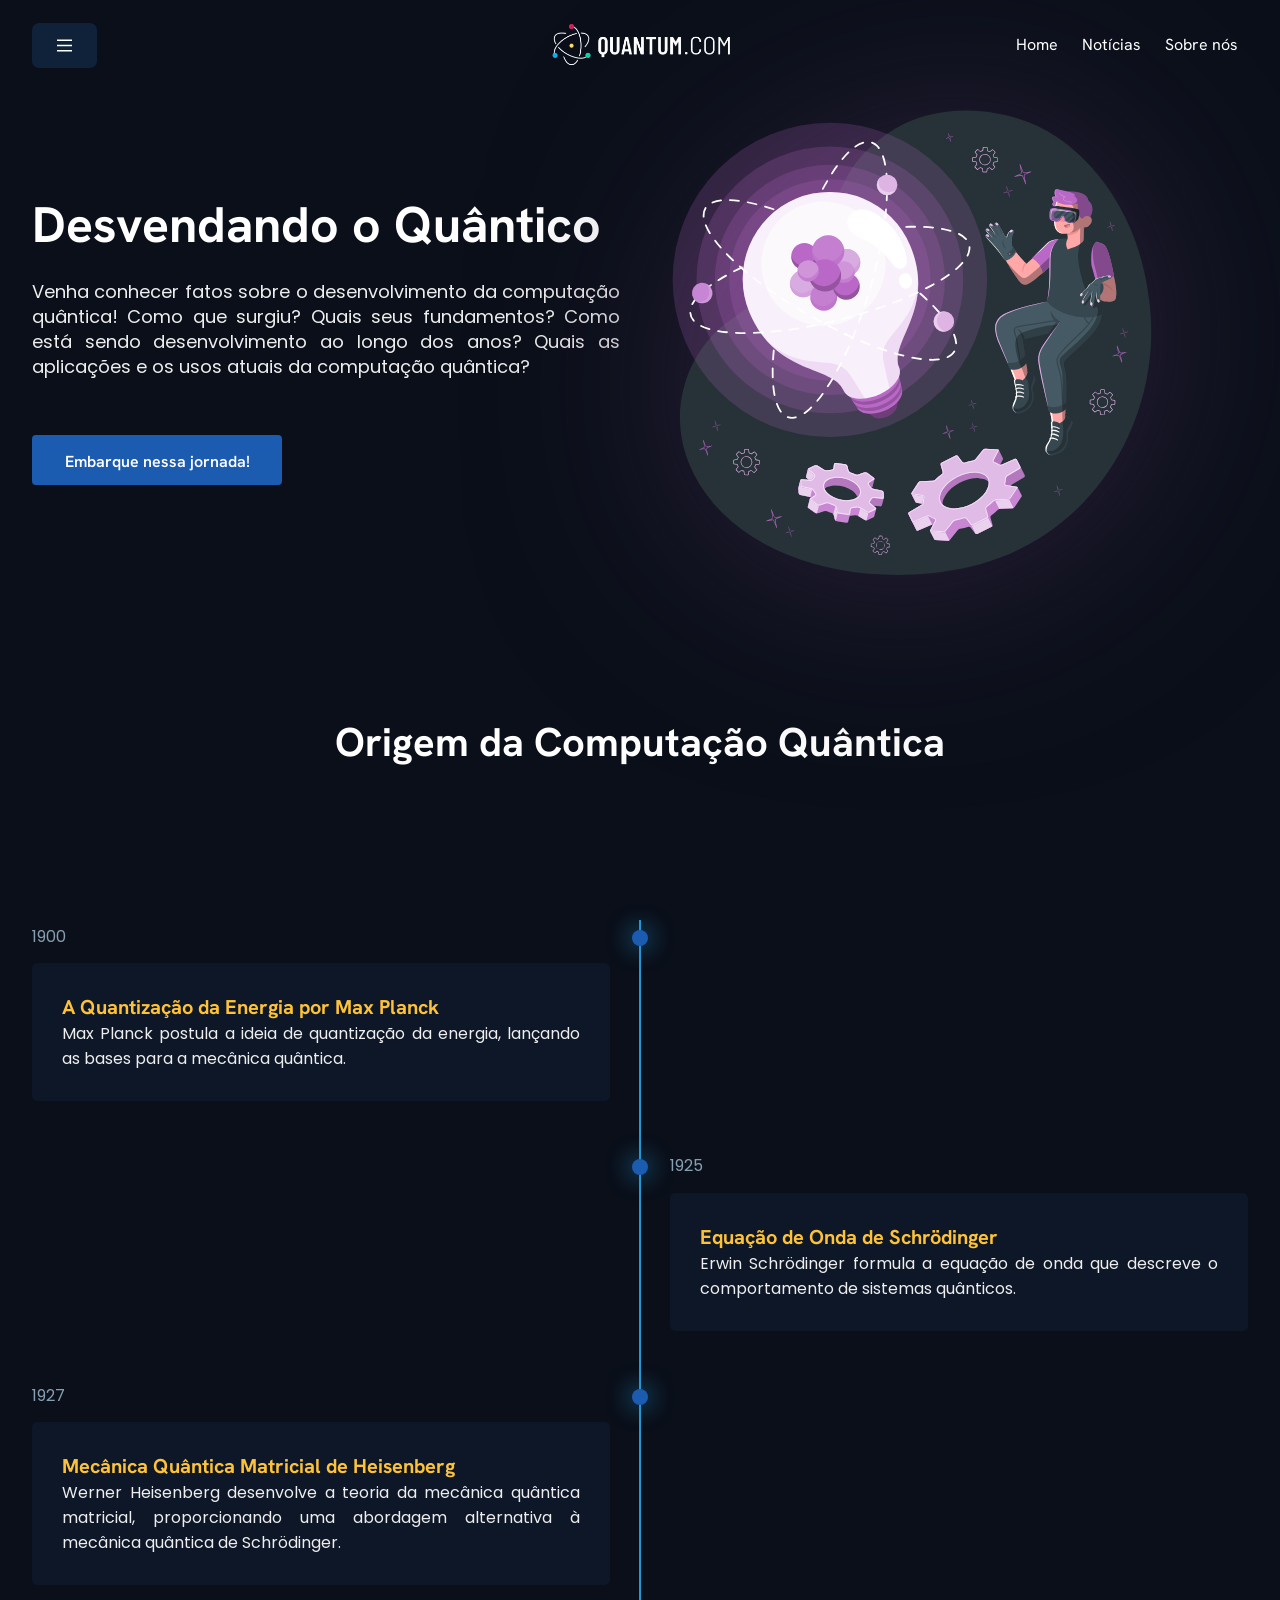
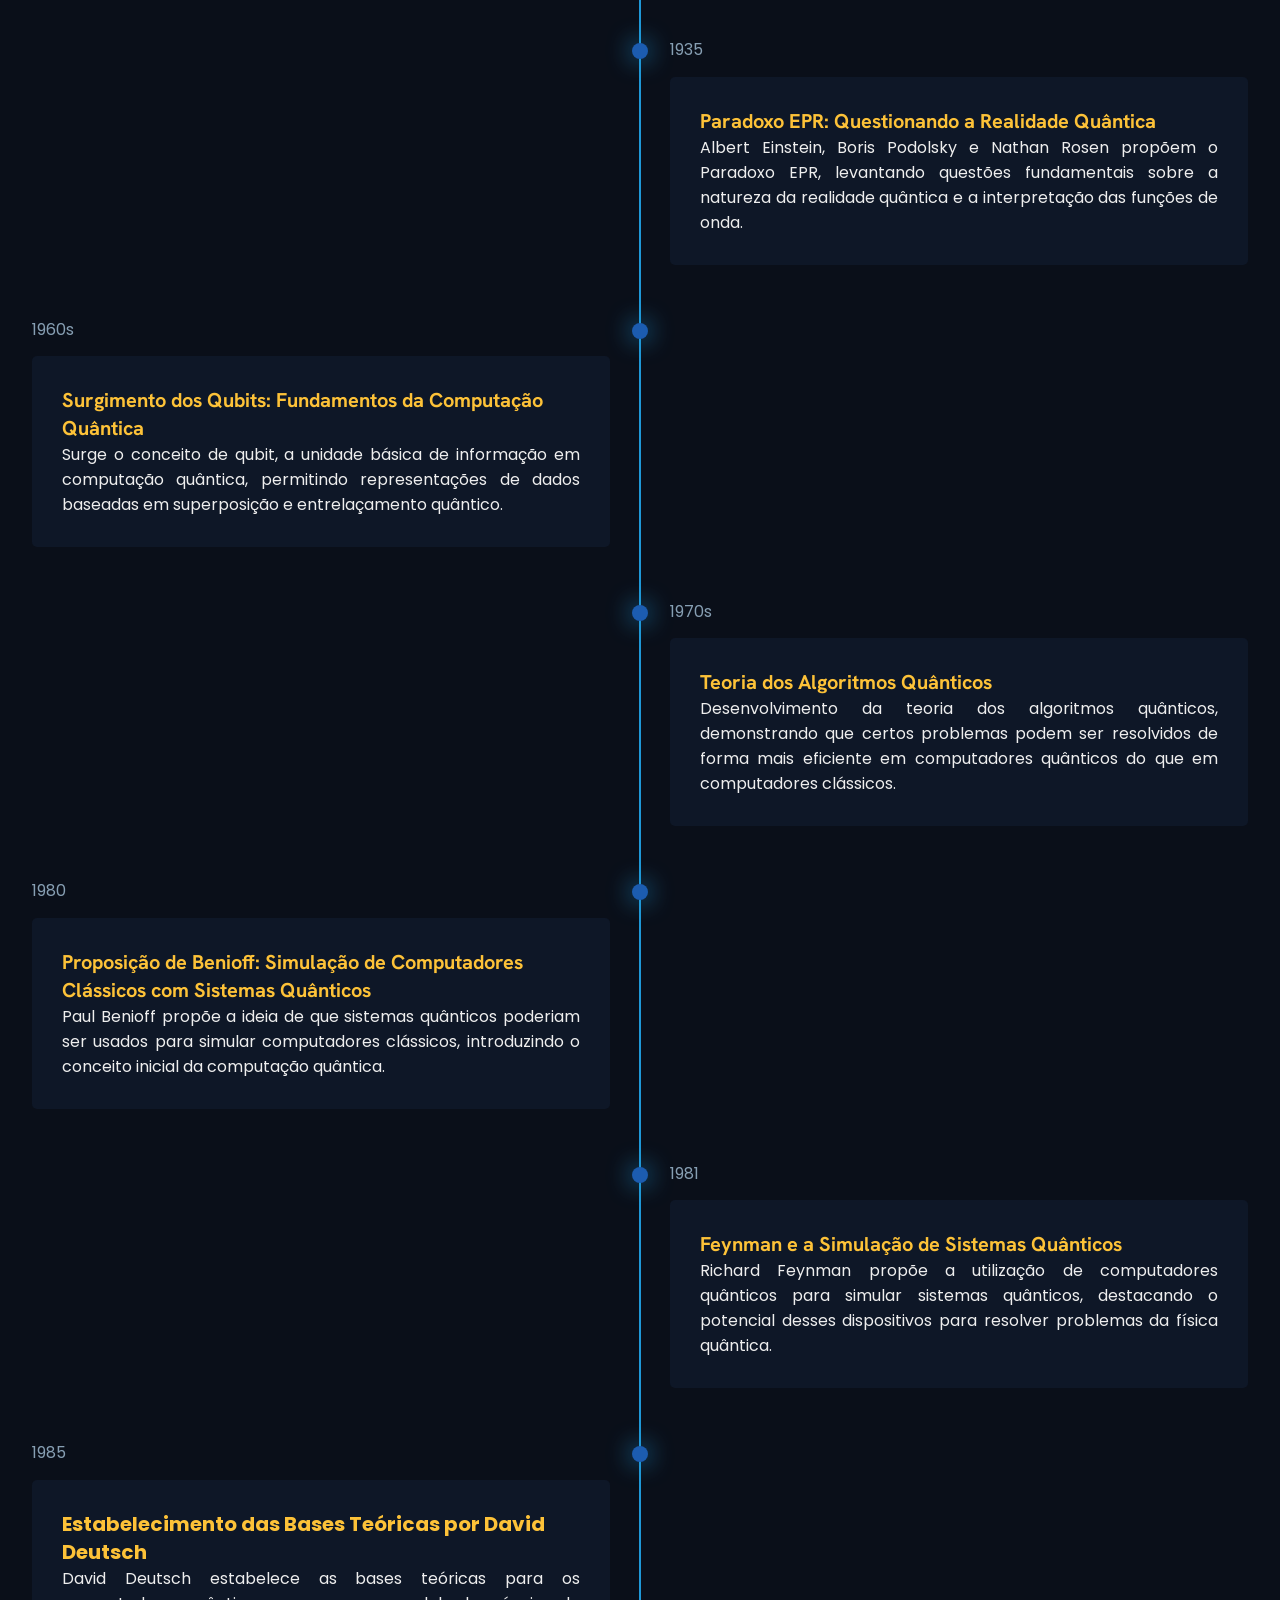
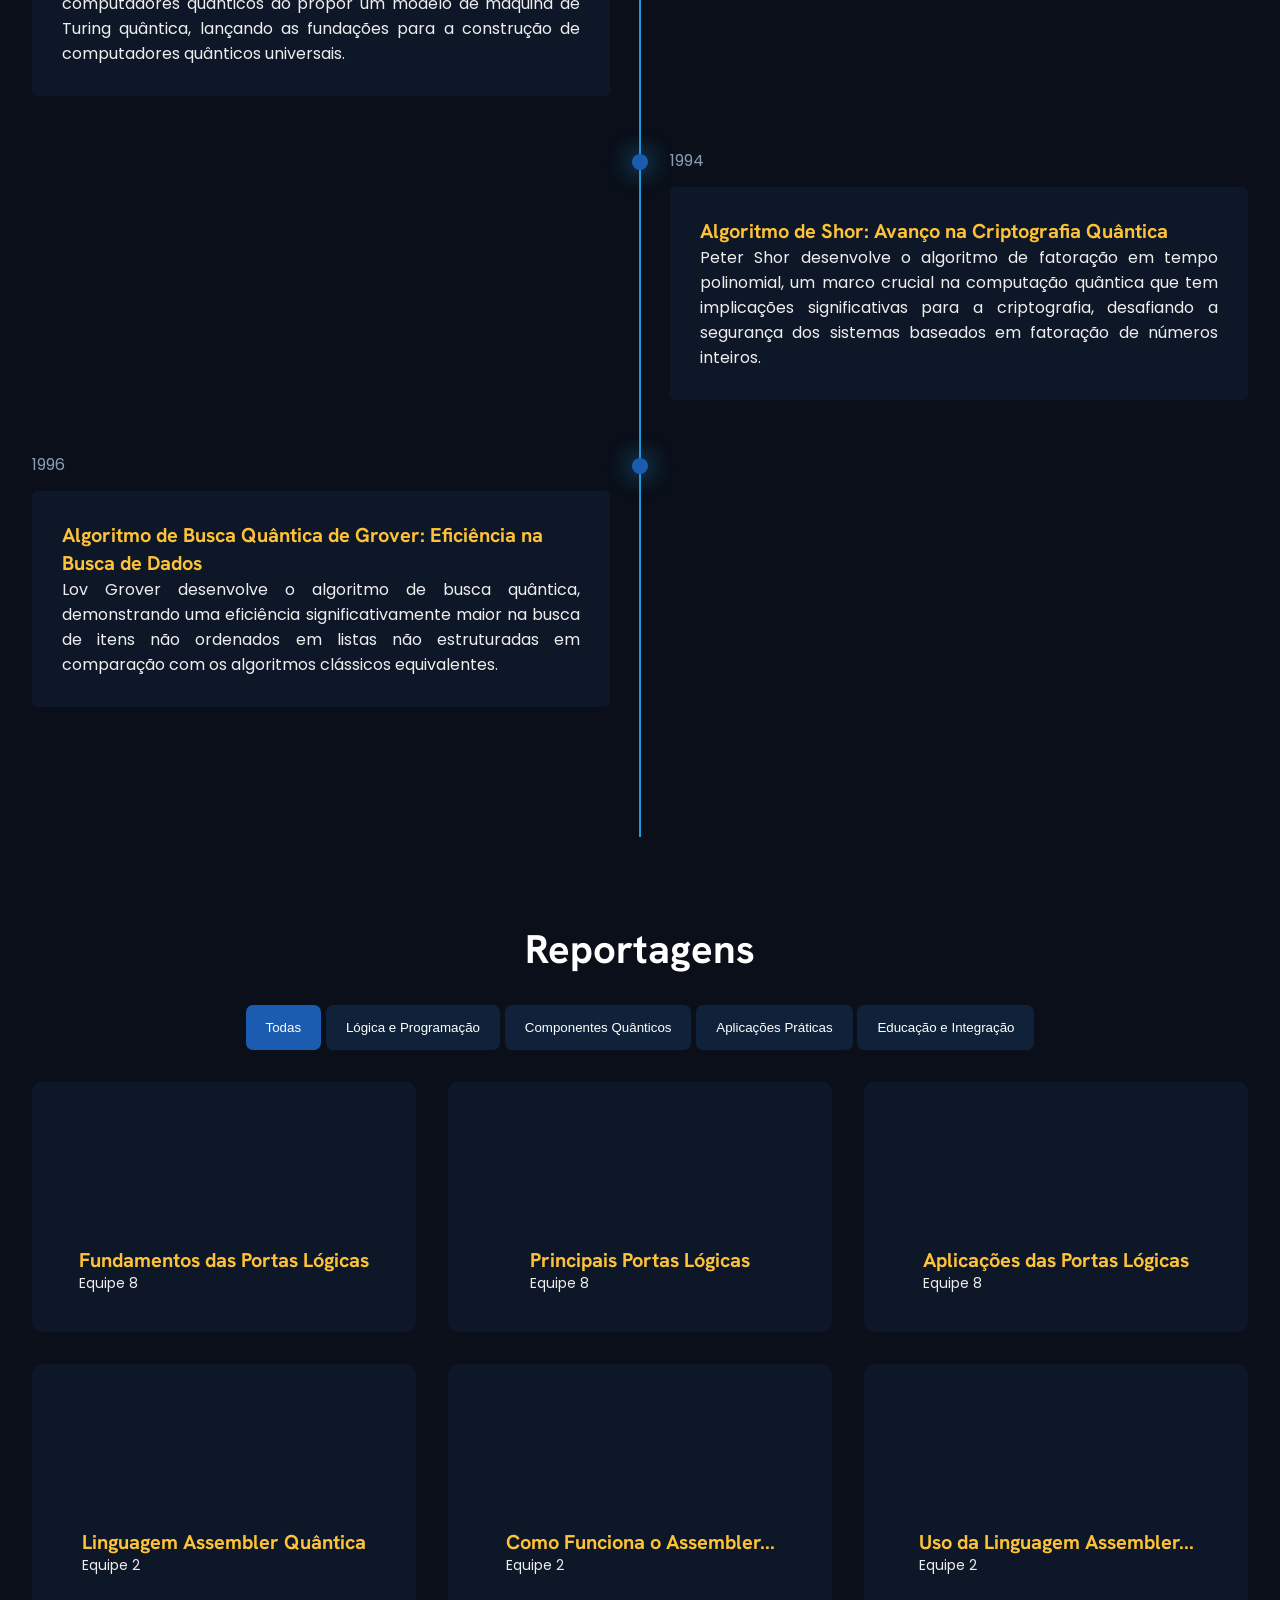
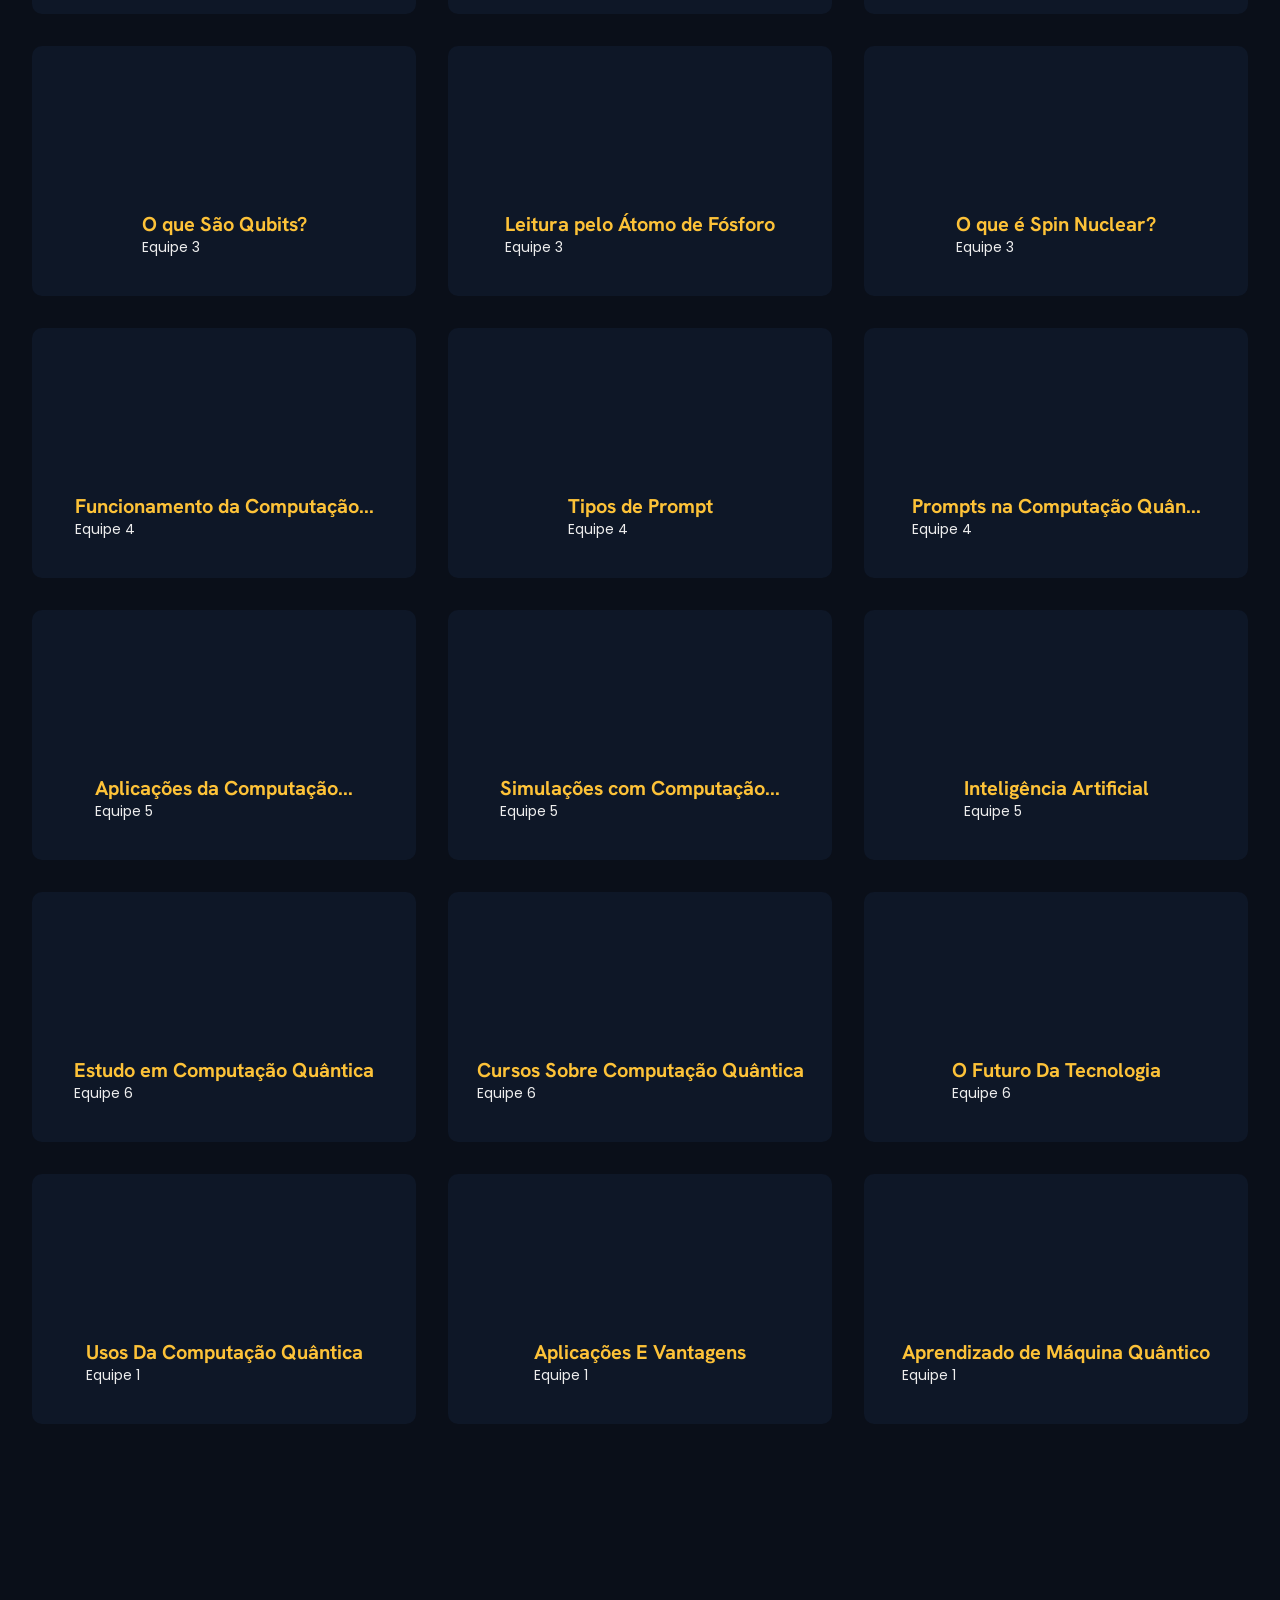
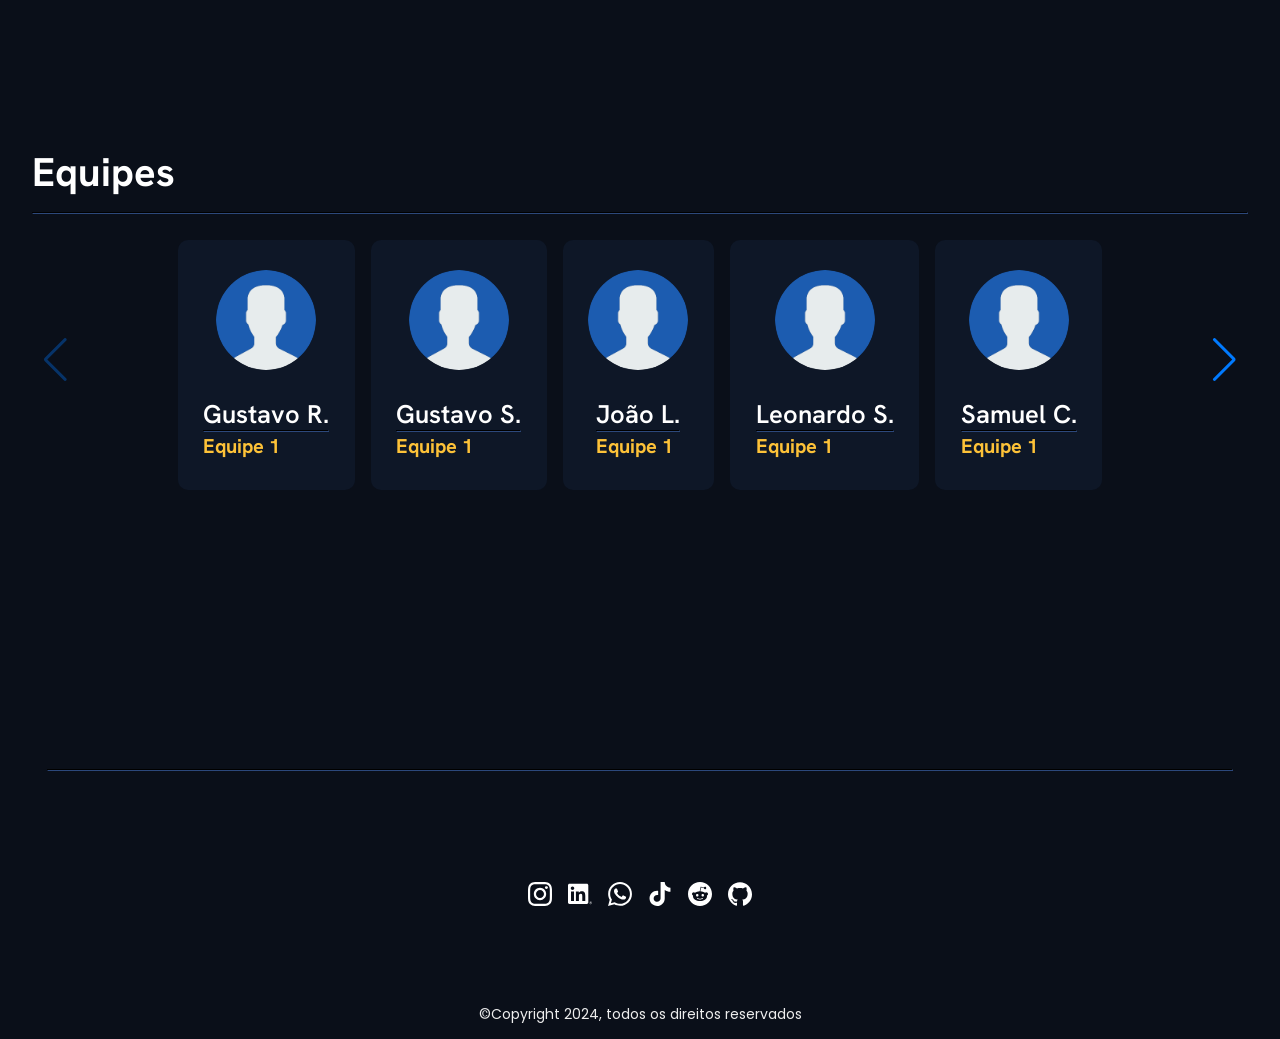
<file: index.html>
<!DOCTYPE html>
<html lang="pt-BR">

<head>
  <meta charset="UTF-8">
  <meta name="viewport" content="width=device-width, initial-scale=1.0">
  <title>Quantumcom</title>

  <meta name="description"
    content="Explore o fascinante mundo da computação quântica neste site interativo e informativo. Descubra os principais avanços, conceitos fundamentais, aplicações práticas e oportunidades emocionantes nesta área emergente da tecnologia. Desde algoritmos quânticos até sistemas de hardware, mergulhe nas possibilidades revolucionárias que a computação quântica oferece para o futuro da computação e da ciência.">
  <meta name="robots" content="index, follow">
  <meta name="og:title" content="Quantumcom">
  <meta name="og:description"
    content="Explore o fascinante mundo da computação quântica neste site interativo e informativo. Descubra os principais avanços, conceitos fundamentais, aplicações práticas e oportunidades emocionantes nesta área emergente da tecnologia. Desde algoritmos quânticos até sistemas de hardware, mergulhe nas possibilidades revolucionárias que a computação quântica oferece para o futuro da computação e da ciência.">
  <meta name="og:image" content="https://i.ibb.co/cTYWGqG/icon.png">
  <!-- <meta name="og:url" content=""> -->
  <link rel="stylesheet" href="https://cdn.jsdelivr.net/npm/swiper@11/swiper-bundle.min.css" />
  <link rel="stylesheet" href="./Assets/CSS/home.css">
  <link rel="shortcut icon" href="./Assets/Media/Imagens/icon.png" type="image/png">
</head>

<body>
  <header>
    <button class="btn-tamanho1 btn-cor-primaria btn-menu" id="handleShowModal">
      <svg width="100" height="100" viewBox="0 0 100 100" class="icon-set">
        <path class="line line1"
          d="M 20,29.000046 H 80.000231 C 80.000231,29.000046 94.498839,28.817352 94.532987,66.711331 94.543142,77.980673 90.966081,81.670246 85.259173,81.668997 79.552261,81.667751 75.000211,74.999942 75.000211,74.999942 L 25.000021,25.000058" />
        <path class="line line2" d="M 20,50 H 80" />
        <path class="line line3"
          d="M 20,70.999954 H 80.000231 C 80.000231,70.999954 94.498839,71.182648 94.532987,33.288669 94.543142,22.019327 90.966081,18.329754 85.259173,18.331003 79.552261,18.332249 75.000211,25.000058 75.000211,25.000058 L 25.000021,74.999942" />
      </svg>
    </button>

    <img src="./Assets/Media/Imagens/logo_quantumcom.png" alt="Logo do nosso site" class="logo" />
    <ul class="hanken-grotesk regular-text navbar__links mobile__hidden">
      <li>
        <a href="./index.html">Home</a>
      </li>
      <li>
        <a href="#reportagens">Notícias</a>
      </li>
      <li>
        <a href="./Paginas/SobreNos/index.html">Sobre nós</a>
      </li>
    </ul>
    <nav class="poppins menu__links hidden">
      <ul>
        <li class="navigation__home mobile__show">
          <a href="./index.html">Home</a>
          <a href="#reportagens">Notícias</a>
          <a href="./Paginas/SobreNos/index.html">Sobre nós</a>
        </li>
        <hr class="mobile__show" />
        <li><a href="./Paginas/PortasLogicas/pgInicial.html">Portas Lógicas Quânticas</a></li>
        <li><a href="./Paginas/LinguagemAssembler/LinguagemAssembler.html">Linguagem Assembler Quântica</a></li>
        <li><a href="./Paginas/OAtomodeFosforo/Fosforo.html">O Átomo de Fósforo na Computação Quântica</a></li>
        <li><a href="./Paginas/PromptsDeComputacaoQuantica/Prompts.html">Prompts de Computação Quântica</a></li>
        <li><a href="./Paginas/AplicacoesExistentes/AplicacoesExistentes.html">Aplicações Existentes de Computação
            Quântica</a></li>
        <li><a href="./Paginas/CursosEOportunidade/Cursos.html">Cursos e Oportunidades de Estudo em Computação
            Quântica</a></li>
        <li><a href="./Paginas/InteligenciaArtificial/Inteligencia.html">Inteligência Artificial e Computação
            Quântica</a></li>
      </ul>
    </nav>
  </header>

  <section class="hero">
    <article class="hanken-grotesk">
      <h2>
        Desvendando o Quântico
      </h2>
      <p class="medium-text poppins">
        Venha conhecer fatos sobre o desenvolvimento da computação quântica! Como que surgiu? Quais seus fundamentos?
        Como está sendo desenvolvimento ao longo dos anos? Quais as aplicações e os usos atuais da computação
        quântica?
      </p>

      <a href="#computing_origins" class="icon-set next">
        <img src="./Assets/Icones/angulo-pequeno-para-baixo.svg" class="medium-icon" alt="" srcset="">
        <img src="./Assets/Icones/angulo-pequeno-para-baixo.svg" class="medium-icon" alt="" srcset="">
      </a>

      <a href="#computing_origins" class="btn-cor-secundaria btn-tamanho3">Embarque nessa jornada!</a>
    </article>

    <figure class="hero-svg">
    </figure>
  </section>
  <main id="computing_origins">
    <h3 class="hanken-grotesk">
      Origem da Computação Quântica
    </h3>
    <div class="computing_origins">
      <div class="timeline-items">
        <div class="timeline-item">
          <div class="timeline-dot"></div>
          <div class="timeline-date regular-text poppins">1900</div>
          <div class="timeline-content timeline-concealed">
            <span class="hanken-grotesk large-text">A Quantização da Energia por Max Planck</span>
            <p class="poppins">Max Planck postula a ideia de quantização da energia, lançando as bases para a mecânica
              quântica.</p>
          </div>
        </div>
        <div class="timeline-item">
          <div class="timeline-dot"></div>
          <div class="timeline-date regular-text poppins">1925</div>
          <div class="timeline-content timeline-concealed">
            <span class="hanken-grotesk large-text"> Equação de Onda de Schrödinger</span>
            <p class="poppins">Erwin Schrödinger formula a equação de onda que descreve o comportamento de sistemas
              quânticos.</p>
          </div>
        </div>
        <div class="timeline-item">
          <div class="timeline-dot"></div>
          <div class="timeline-date regular-text poppins">1927</div>
          <div class="timeline-content timeline-concealed">
            <span class="hanken-grotesk large-text">Mecânica Quântica Matricial de Heisenberg</span>
            <p class="poppins">Werner Heisenberg desenvolve a teoria da mecânica quântica matricial, proporcionando uma
              abordagem alternativa à mecânica quântica de Schrödinger.</p>
          </div>
        </div>
        <div class="timeline-item">
          <div class="timeline-dot"></div>
          <div class="timeline-date regular-text poppins">1935</div>
          <div class="timeline-content timeline-concealed">
            <span class="hanken-grotesk large-text">Paradoxo EPR: Questionando a Realidade Quântica</span>
            <p class="poppins">Albert Einstein, Boris Podolsky e Nathan Rosen propõem o Paradoxo EPR, levantando
              questões fundamentais sobre a natureza da realidade quântica e a interpretação das funções de onda.</p>
          </div>
        </div>
        <div class="timeline-item">
          <div class="timeline-dot"></div>
          <div class="timeline-date regular-text poppins">1960s</div>
          <div class="timeline-content timeline-concealed">
            <span class="hanken-grotesk large-text">Surgimento dos Qubits: Fundamentos da Computação Quântica</span>
            <p class="poppins">Surge o conceito de qubit, a unidade básica de informação em computação quântica,
              permitindo representações de dados baseadas em superposição e entrelaçamento quântico.</p>
          </div>
        </div>
        <div class="timeline-item">
          <div class="timeline-dot"></div>
          <div class="timeline-date regular-text poppins">1970s</div>
          <div class="timeline-content timeline-concealed">
            <span class="hanken-grotesk large-text">Teoria dos Algoritmos Quânticos</span>
            <p class="poppins">Desenvolvimento da teoria dos algoritmos quânticos, demonstrando que certos problemas
              podem ser resolvidos de forma mais eficiente em computadores quânticos do que em computadores clássicos.
            </p>
          </div>
        </div>
        <div class="timeline-item">
          <div class="timeline-dot"></div>
          <div class="timeline-date regular-text poppins">1980</div>
          <div class="timeline-content timeline-concealed">
            <span class="hanken-grotesk large-text">Proposição de Benioff: Simulação de Computadores Clássicos com
              Sistemas Quânticos</span>
            <p class="poppins">Paul Benioff propõe a ideia de que sistemas quânticos poderiam ser usados para simular
              computadores clássicos, introduzindo o conceito inicial da computação quântica.</p>
          </div>
        </div>
        <div class="timeline-item">
          <div class="timeline-dot"></div>
          <div class="timeline-date regular-text poppins">1981</div>
          <div class="timeline-content timeline-concealed">
            <span class="hanken-grotesk large-text">Feynman e a Simulação de Sistemas Quânticos</span>
            <p class="poppins">Richard Feynman propõe a utilização de computadores quânticos para simular sistemas
              quânticos, destacando o potencial desses dispositivos para resolver problemas da física quântica.</p>
          </div>
        </div>
        <div class="timeline-item">
          <div class="timeline-dot"></div>
          <div class="timeline-date regular-text poppins">1985</div>
          <div class="timeline-content timeline-concealed">
            <span class="hanken-grotesk large-text poppins">Estabelecimento das Bases Teóricas por David Deutsch</span>
            <p class="poppins">David Deutsch estabelece as bases teóricas para os computadores quânticos ao propor um
              modelo de máquina de Turing quântica, lançando as fundações para a construção de computadores quânticos
              universais.</p>
          </div>
        </div>
        <div class="timeline-item">
          <div class="timeline-dot"></div>
          <div class="timeline-date regular-text poppins">1994</div>
          <div class="timeline-content timeline-concealed">
            <span class="hanken-grotesk large-text">Algoritmo de Shor: Avanço na Criptografia Quântica</span>
            <p class="poppins">Peter Shor desenvolve o algoritmo de fatoração em tempo polinomial, um marco crucial na
              computação quântica que tem implicações significativas para a criptografia, desafiando a segurança dos
              sistemas baseados em fatoração de números inteiros.</p>
          </div>
        </div>
        <div class="timeline-item">
          <div class="timeline-dot"></div>
          <div class="timeline-date regular-text poppins">1996</div>
          <div class="timeline-content timeline-concealed">
            <span class="hanken-grotesk large-text">Algoritmo de Busca Quântica de Grover: Eficiência na Busca de
              Dados</span>
            <p class="poppins">Lov Grover desenvolve o algoritmo de busca quântica, demonstrando uma eficiência
              significativamente maior na busca de itens não ordenados em listas não estruturadas em comparação com os
              algoritmos clássicos equivalentes.</p>
          </div>
        </div>
      </div>
    </div>
  </main>
  <section id="reportagens">
    <h3 class="hanken-grotesk">
      Reportagens
    </h3>
    <div class="filter-buttons">
      <button class="btn-cor-primaria btn-tamanho1 active" data-filter="all">Todas</button>
      <button class="btn-cor-primaria btn-tamanho1" data-filter="logica-e-programacao">Lógica e Programação</button>
      <button class="btn-cor-primaria btn-tamanho1" data-filter="componentes-quanticos">Componentes Quânticos</button>
      <button class="btn-cor-primaria btn-tamanho1" data-filter="aplicacoes-praticas">Aplicações Práticas</button>
      <button class="btn-cor-primaria btn-tamanho1" data-filter="educacao-e-integracao">Educação e Integração</button>
    </div>

    <div class="filterable-cards">
      <div class="card" data-name="logica-e-programacao"
        data-url="./Paginas/PortasLogicas/pgInicial.html#portaslogicas-content1">
        <img src="./Assets/Media/Imagens/transparente.webp" alt="img">
        <div class="card-body">
          <p class="hanken-grotesk large-text">Fundamentos das Portas Lógicas</p>
          <p class="poppins small-text">Equipe 8</p>
        </div>
      </div>
      <div class="card" data-name="logica-e-programacao"
        data-url="./Paginas/PortasLogicas/pgInicial.html#portaslogicas-content2">
        <img src="./Assets/Media/Imagens/transparente.webp" alt="img">
        <div class="card-body">
          <p class="hanken-grotesk large-text">Principais Portas Lógicas</p>
          <p class="poppins small-text">Equipe 8</p>
        </div>
      </div>
      <div class="card" data-name="logica-e-programacao"
        data-url="./Paginas/PortasLogicas/pgInicial.html#portaslogicas-content3">
        <img src="./Assets/Media/Imagens/transparente.webp" alt="img">
        <div class="card-body">
          <p class="hanken-grotesk large-text">Aplicações das Portas Lógicas</p>
          <p class="poppins small-text">Equipe 8</p>
        </div>
      </div>
      <div class="card" data-name="logica-e-programacao"
        data-url="./Paginas/LinguagemAssembler/LinguagemAssembler.html#section1">
        <img src="./Assets/Media/Imagens/transparente.webp" alt="img">
        <div class="card-body">
          <p class="hanken-grotesk large-text">Linguagem Assembler Quântica</p>
          <p class="poppins small-text">Equipe 2</p>
        </div>
      </div>
      <div class="card" data-name="logica-e-programacao"
        data-url="./Paginas/LinguagemAssembler/LinguagemAssembler.html#section2">
        <img src="./Assets/Media/Imagens/transparente.webp" alt="img">
        <div class="card-body">
          <p class="hanken-grotesk large-text">Como Funciona o Assembler...</p>
          <p class="poppins small-text">Equipe 2</p>
        </div>
      </div>
      <div class="card" data-name="logica-e-programacao"
        data-url="./Paginas/LinguagemAssembler/LinguagemAssembler.html#section3">
        <img src="./Assets/Media/Imagens/transparente.webp" alt="img">
        <div class="card-body">
          <p class="hanken-grotesk large-text">Uso da Linguagem Assembler...</p>
          <p class="poppins small-text">Equipe 2</p>
        </div>
      </div>
      <!-- Atomo do Fosforo -->
      <div class="card" data-name="componentes-quanticos"
        data-url="./Paginas/OAtomodeFosforo/Fosforo.html#fosforo-content1">
        <img src="./Assets/Media/Imagens/transparente.webp" alt="img">
        <div class="card-body">
          <p class="hanken-grotesk large-text">O que São Qubits?</p>
          <p class="poppins small-text">Equipe 3</p>
        </div>
      </div>
      <div class="card" data-name="componentes-quanticos"
        data-url="./Paginas/OAtomodeFosforo/Fosforo.html#fosforo-content2">
        <img src="./Assets/Media/Imagens/transparente.webp" alt="img">
        <div class="card-body">
          <p class="hanken-grotesk large-text">Leitura pelo Átomo de Fósforo</p>
          <p class="poppins small-text">Equipe 3</p>
        </div>
      </div>
      <div class="card" data-name="componentes-quanticos"
        data-url="./Paginas/OAtomodeFosforo/Fosforo.html#fosforo-content3">
        <img src="./Assets/Media/Imagens/transparente.webp" alt="img">
        <div class="card-body">
          <p class="hanken-grotesk large-text">O que é Spin Nuclear?</p>
          <p class="poppins small-text">Equipe 3</p>
        </div>
      </div>

      <!-- Aplicações -->
      <div class="card" data-name="aplicacoes-praticas"
        data-url="./Paginas/PromptsDeComputacaoQuantica/Prompts.html#prompt-content2">
        <img src="./Assets/Media/Imagens/transparente.webp" alt="img">
        <div class="card-body">
          <p class="hanken-grotesk large-text">Funcionamento da Computação...</p>
          <p class="poppins small-text">Equipe 4</p>
        </div>
      </div>
      <div class="card" data-name="aplicacoes-praticas"
        data-url="./Paginas/PromptsDeComputacaoQuantica/Prompts.html#prompt-content1">
        <img src="./Assets/Media/Imagens/transparente.webp" alt="img">
        <div class="card-body">
          <p class="hanken-grotesk large-text">Tipos de Prompt</p>
          <p class="poppins small-text">Equipe 4</p>
        </div>
      </div>
      <div class="card" data-name="aplicacoes-praticas"
        data-url="./Paginas/PromptsDeComputacaoQuantica/Prompts.html#prompt-content3">
        <img src="./Assets/Media/Imagens/transparente.webp" alt="img">
        <div class="card-body">
          <p class="hanken-grotesk large-text">Prompts na Computação Quân...</p>
          <p class="poppins small-text">Equipe 4</p>
        </div>
      </div>
      <div class="card" data-name="aplicacoes-praticas"
        data-url="./Paginas/AplicacoesExistentes/AplicacoesExistentes.html#aplica-content1">
        <img src="./Assets/Media/Imagens/transparente.webp" alt="img">
        <div class="card-body">
          <p class="hanken-grotesk large-text">Aplicações da Computação...</p>
          <p class="poppins small-text">Equipe 5</p>
        </div>
      </div>
      <div class="card" data-name="aplicacoes-praticas"
        data-url="./Paginas/AplicacoesExistentes/AplicacoesExistentes.html#simulacao">
        <img src="./Assets/Media/Imagens/transparente.webp" alt="img">
        <div class="card-body">
          <p class="hanken-grotesk large-text">Simulações com Computação...</p>
          <p class="poppins small-text">Equipe 5</p>
        </div>
      </div>
      <div class="card" data-name="aplicacoes-praticas"
        data-url="./Paginas/AplicacoesExistentes/AplicacoesExistentes.html#ia">
        <img src="./Assets/Media/Imagens/transparente.webp" alt="img">
        <div class="card-body">
          <p class="hanken-grotesk large-text">Inteligência Artificial</p>
          <p class="poppins small-text">Equipe 5</p>
        </div>
      </div>
      <!-- Estudos -->
      <div class="card" data-name="educacao-e-integracao"
        data-url="./Paginas/CursosEOportunidade/Cursos.html#cursos-content1">
        <img src="./Assets/Media/Imagens/transparente.webp" alt="img">
        <div class="card-body">
          <p class="hanken-grotesk large-text">Estudo em Computação Quântica</p>
          <p class="poppins small-text">Equipe 6</p>
        </div>
      </div>
      <div class="card" data-name="educacao-e-integracao"
        data-url="./Paginas/CursosEOportunidade/Cursos.html#cursos-content2">
        <img src="./Assets/Media/Imagens/transparente.webp" alt="img">
        <div class="card-body">
          <p class="hanken-grotesk large-text">Cursos Sobre Computação Quântica</p>
          <p class="poppins small-text">Equipe 6</p>
        </div>
      </div>
      <div class="card" data-name="educacao-e-integracao"
        data-url="./Paginas/CursosEOportunidade/Cursos.html#cursos-content3">
        <img src="./Assets/Media/Imagens/transparente.webp" alt="img">
        <div class="card-body">
          <p class="hanken-grotesk large-text">O Futuro Da Tecnologia</p>
          <p class="poppins small-text">Equipe 6</p>
        </div>
      </div>
      <div class="card" data-name="educacao-e-integracao"
        data-url="./Paginas/InteligenciaArtificial/Inteligencia.html#inteligencia-content1">
        <img src="./Assets/Media/Imagens/transparente.webp" alt="img">
        <div class="card-body">
          <p class="hanken-grotesk large-text">Usos Da Computação Quântica</p>
          <p class="poppins small-text">Equipe 1</p>
        </div>
      </div>
      <div class="card" data-name="educacao-e-integracao"
        data-url="./Paginas/InteligenciaArtificial/Inteligencia.html#inteligencia-content2">
        <img src="./Assets/Media/Imagens/transparente.webp" alt="img">
        <div class="card-body">
          <p class="hanken-grotesk large-text">Aplicações E Vantagens</p>
          <p class="poppins small-text">Equipe 1</p>
        </div>
      </div>
      <div class="card" data-name="educacao-e-integracao"
        data-url="./Paginas/InteligenciaArtificial/Inteligencia.html#inteligencia-content3">
        <img src="./Assets/Media/Imagens/transparente.webp" alt="img">
        <div class="card-body">
          <p class="hanken-grotesk large-text">Aprendizado de Máquina Quântico</p>
          <p class="poppins small-text">Equipe 1</p>
        </div>
      </div>

    </div>
  </section>

  <section id="equipes">
    <h3 class="hanken-grotesk">Equipes</h3>
    <hr />
    <div class="swiper mySwiper">
      <div class="swiper-wrapper">
        <div class="swiper-slide">
          <div class="slide">
            <div class="card card-pequeno card-vertical">
              <figure>
                <img src="./Assets/Media/Imagens/placeholder.webp" alt="" class="profile-picture">
              </figure>
              <div class="card-content hanken-grotesk">
                <h5>Gustavo R.</h5>
                <hr />
                <p class="large-text">
                  Equipe 1
                </p>
              </div>
            </div>
            <div class="card card-pequeno card-vertical">
              <figure>
                <img src="./Assets/Media/Imagens/placeholder.webp" alt="" class="profile-picture">
              </figure>
              <div class="card-content hanken-grotesk">
                <h5>Gustavo S.</h5>
                <hr />
                <p class="large-text">
                  Equipe 1
                </p>
              </div>
            </div>
            <div class="card card-pequeno card-vertical">
              <figure>
                <img src="./Assets/Media/Imagens/placeholder.webp" alt="" class="profile-picture">
              </figure>
              <div class="card-content hanken-grotesk">
                <h5>João L.</h5>
                <hr />
                <p class="large-text">
                  Equipe 1
                </p>
              </div>
            </div>
            <div class="card card-pequeno card-vertical">
              <figure>
                <img src="./Assets/Media/Imagens/placeholder.webp" alt="" class="profile-picture">
              </figure>
              <div class="card-content hanken-grotesk">
                <h5>Leonardo S.</h5>
                <hr />
                <p class="large-text">
                  Equipe 1
                </p>
              </div>
            </div>
            <div class="card card-pequeno card-vertical">
              <figure>
                <img src="./Assets/Media/Imagens/placeholder.webp" alt="" class="profile-picture">
              </figure>
              <div class="card-content hanken-grotesk">
                <h5>Samuel C.</h5>
                <hr />
                <p class="large-text">
                  Equipe 1
                </p>
              </div>
            </div>
          </div>
        </div>
        <div class="swiper-slide">
          <div class="slide">
            <div class="card card-pequeno card-vertical">
              <figure>
                <img src="./Assets/Media/Imagens/placeholder.webp" alt="" class="profile-picture">
              </figure>
              <div class="card-content hanken-grotesk">
                <h5>Lucas G.</h5>
                <hr />
                <p class="large-text">
                  Equipe 2
                </p>
              </div>
            </div>
            <div class="card card-pequeno card-vertical">
              <figure>
                <img src="./Assets/Media/Imagens/placeholder.webp" alt="" class="profile-picture">
              </figure>
              <div class="card-content hanken-grotesk">
                <h5>Lucas Dias</h5>
                <hr />
                <p class="large-text">
                  Equipe 2
                </p>
              </div>
            </div>
            <div class="card card-pequeno card-vertical">
              <figure>
                <img src="./Assets/Media/Imagens/placeholder.webp" alt="" class="profile-picture">
              </figure>
              <div class="card-content hanken-grotesk">
                <h5>Guilherme F.</h5>
                <hr />
                <p class="large-text">
                  Equipe 2
                </p>
              </div>
            </div>

          </div>
        </div>
        <div class="swiper-slide">
          <div class="slide">
            <div class="card card-pequeno card-vertical">
              <figure>
                <img src="./Assets/Media/Imagens/placeholder.webp" alt="" class="profile-picture">
              </figure>
              <div class="card-content hanken-grotesk">
                <h5>Félix M.</h5>
                <hr />
                <p class="large-text">
                  Equipe 3
                </p>
              </div>
            </div>
            <div class="card card-pequeno card-vertical">
              <figure>
                <img src="./Assets/Media/Imagens/placeholder.webp" alt="" class="profile-picture">
              </figure>
              <div class="card-content hanken-grotesk">
                <h5>Amanda B.</h5>
                <hr />
                <p class="large-text">
                  Equipe 3
                </p>
              </div>
            </div>
            <div class="card card-pequeno card-vertical">
              <figure>
                <img src="./Assets/Media/Imagens/placeholder.webp" alt="" class="profile-picture">
              </figure>
              <div class="card-content hanken-grotesk">
                <h5>Guilherme S.</h5>
                <hr />
                <p class="large-text">
                  Equipe 3
                </p>
              </div>
            </div>
            <div class="card card-pequeno card-vertical">
              <figure>
                <img src="./Assets/Media/Imagens/placeholder.webp" alt="" class="profile-picture">
              </figure>
              <div class="card-content hanken-grotesk">
                <h5>Bianca V.</h5>
                <hr />
                <p class="large-text">
                  Equipe 3
                </p>
              </div>
            </div>
            <div class="card card-pequeno card-vertical">
              <figure>
                <img src="./Assets/Media/Imagens/placeholder.webp" alt="" class="profile-picture">
              </figure>
              <div class="card-content hanken-grotesk">
                <h5>Yasmim</h5>
                <hr />
                <p class="large-text">
                  Equipe 3
                </p>
              </div>
            </div>
          </div>
        </div>
        <div class="swiper-slide">
          <div class="slide">
            <div class="card card-pequeno card-vertical">
              <figure>
                <img src="./Assets/Media/Imagens/placeholder.webp" alt="" class="profile-picture">
              </figure>
              <div class="card-content hanken-grotesk">
                <h5>Edineide D.</h5>
                <hr />
                <p class="large-text">
                  Equipe 4
                </p>
              </div>
            </div>
            <div class="card card-pequeno card-vertical">
              <figure>
                <img src="./Assets/Media/Imagens/placeholder.webp" alt="" class="profile-picture">
              </figure>
              <div class="card-content hanken-grotesk">
                <h5>Gyovanne M.</h5>
                <hr />
                <p class="large-text">
                  Equipe 4
                </p>
              </div>
            </div>
            <div class="card card-pequeno card-vertical">
              <figure>
                <img src="./Assets/Media/Imagens/placeholder.webp" alt="" class="profile-picture">
              </figure>
              <div class="card-content hanken-grotesk">
                <h5>Maria F.</h5>
                <hr />
                <p class="large-text">
                  Equipe 4
                </p>
              </div>
            </div>
            <div class="card card-pequeno card-vertical">
              <figure>
                <img src="./Assets/Media/Imagens/placeholder.webp" alt="" class="profile-picture">
              </figure>
              <div class="card-content hanken-grotesk">
                <h5>Yuri B.</h5>
                <hr />
                <p class="large-text">
                  Equipe 4
                </p>
              </div>
            </div>
          </div>
        </div>
        <div class="swiper-slide">
          <div class="slide">
            <div class="card card-pequeno card-vertical">
              <figure>
                <img src="./Assets/Media/Imagens/placeholder.webp" alt="" class="profile-picture">
              </figure>
              <div class="card-content hanken-grotesk">
                <h5>Murilo N.</h5>
                <hr />
                <p class="large-text">
                  Equipe 5
                </p>
              </div>
            </div>
            <div class="card card-pequeno card-vertical">
              <figure>
                <img src="./Assets/Media/Imagens/placeholder.webp" alt="" class="profile-picture">
              </figure>
              <div class="card-content hanken-grotesk">
                <h5>João P.</h5>
                <hr />
                <p class="large-text">
                  Equipe 5
                </p>
              </div>
            </div>
            <div class="card card-pequeno card-vertical">
              <figure>
                <img src="./Assets/Media/Imagens/placeholder.webp" alt="" class="profile-picture">
              </figure>
              <div class="card-content hanken-grotesk">
                <h5>Tiago R.</h5>
                <hr />
                <p class="large-text">
                  Equipe 5
                </p>
              </div>
            </div>
            <div class="card card-pequeno card-vertical">
              <figure>
                <img src="./Assets/Media/Imagens/placeholder.webp" alt="" class="profile-picture">
              </figure>
              <div class="card-content hanken-grotesk">
                <h5>Leonardo K.</h5>
                <hr />
                <p class="large-text">
                  Equipe 5
                </p>
              </div>
            </div>
            <div class="card card-pequeno card-vertical">
              <figure>
                <img src="./Assets/Media/Imagens/placeholder.webp" alt="" class="profile-picture">
              </figure>
              <div class="card-content hanken-grotesk">
                <h5>Márcio de A.</h5>
                <hr />
                <p class="large-text">
                  Equipe 5
                </p>
              </div>
            </div>
          </div>
        </div>
        <div class="swiper-slide">
          <div class="slide">
            <div class="card card-pequeno card-vertical">
              <figure>
                <img src="./Assets/Media/Imagens/placeholder.webp" alt="" class="profile-picture">
              </figure>
              <div class="card-content hanken-grotesk">
                <h5>Enzo H.</h5>
                <hr />
                <p class="large-text">
                  Equipe 6
                </p>
              </div>
            </div>
            <div class="card card-pequeno card-vertical">
              <figure>
                <img src="./Assets/Media/Imagens/placeholder.webp" alt="" class="profile-picture">
              </figure>
              <div class="card-content hanken-grotesk">
                <h5>Carlos E.</h5>
                <hr />
                <p class="large-text">
                  Equipe 6
                </p>
              </div>
            </div>
            <div class="card card-pequeno card-vertical">
              <figure>
                <img src="./Assets/Media/Imagens/placeholder.webp" alt="" class="profile-picture">
              </figure>
              <div class="card-content hanken-grotesk">
                <h5>Luiz R.</h5>
                <hr />
                <p class="large-text">
                  Equipe 6
                </p>
              </div>
            </div>
            <div class="card card-pequeno card-vertical">
              <figure>
                <img src="./Assets/Media/Imagens/placeholder.webp" alt="" class="profile-picture">
              </figure>
              <div class="card-content hanken-grotesk">
                <h5>Augusto C.</h5>
                <hr />
                <p class="large-text">
                  Equipe 6
                </p>
              </div>
            </div>
            <div class="card card-pequeno card-vertical">
              <figure>
                <img src="./Assets/Media/Imagens/placeholder.webp" alt="" class="profile-picture">
              </figure>
              <div class="card-content hanken-grotesk">
                <h5>Victor R.</h5>
                <hr />
                <p class="large-text">
                  Equipe 6
                </p>
              </div>
            </div>
          </div>
        </div>
        <div class="swiper-slide">
          <div class="slide">
            <div class="card card-pequeno card-vertical">
              <figure>
                <img src="./Assets/Media/Imagens/placeholder.webp" alt="" class="profile-picture">
              </figure>
              <div class="card-content hanken-grotesk">
                <h5>Ana J.</h5>
                <hr />
                <p class="large-text">
                  Equipe 7
                </p>
              </div>
            </div>
            <div class="card card-pequeno card-vertical">
              <figure>
                <img src="./Assets/Media/Imagens/placeholder.webp" alt="" class="profile-picture">
              </figure>
              <div class="card-content hanken-grotesk">
                <h5>Bianca D.</h5>
                <hr />
                <p class="large-text">
                  Equipe 7
                </p>
              </div>
            </div>
            <div class="card card-pequeno card-vertical">
              <figure>
                <img src="./Assets/Media/Imagens/placeholder.webp" alt="" class="profile-picture">
              </figure>
              <div class="card-content hanken-grotesk">
                <h5>Israel S.</h5>
                <hr />
                <p class="large-text">
                  Equipe 7
                </p>
              </div>
            </div>
            <div class="card card-pequeno card-vertical">
              <figure>
                <img src="./Assets/Media/Imagens/placeholder.webp" alt="" class="profile-picture">
              </figure>
              <div class="card-content hanken-grotesk">
                <h5>Jean R.</h5>
                <hr />
                <p class="large-text">
                  Equipe 7
                </p>
              </div>
            </div>
            <div class="card card-pequeno card-vertical">
              <figure>
                <img src="./Assets/Media/Imagens/placeholder.webp" alt="" class="profile-picture">
              </figure>
              <div class="card-content hanken-grotesk">
                <h5>Jorge L.</h5>
                <hr />
                <p class="large-text">
                  Equipe 7
                </p>
              </div>
            </div>
          </div>
        </div>
        <div class="swiper-slide">
          <div class="slide">
            <div class="card card-pequeno card-vertical">
              <figure>
                <img src="./Assets/Media/Imagens/placeholder.webp" alt="" class="profile-picture">
              </figure>
              <div class="card-content hanken-grotesk">
                <h5>Kamegawa</h5>
                <hr />
                <p class="large-text">
                  Equipe 8
                </p>
              </div>
            </div>
            <div class="card card-pequeno card-vertical">
              <figure>
                <img src="./Assets/Media/Imagens/placeholder.webp" alt="" class="profile-picture">
              </figure>
              <div class="card-content hanken-grotesk">
                <h5>Gabriel</h5>
                <hr />
                <p class="large-text">
                  Equipe 8
                </p>
              </div>
            </div>
            <div class="card card-pequeno card-vertical">
              <figure>
                <img src="./Assets/Media/Imagens/placeholder.webp" alt="" class="profile-picture">
              </figure>
              <div class="card-content hanken-grotesk">
                <h5>Lorena</h5>
                <hr />
                <p class="large-text">
                  Equipe 8
                </p>
              </div>
            </div>
            <div class="card card-pequeno card-vertical">
              <figure>
                <img src="./Assets/Media/Imagens/placeholder.webp" alt="" class="profile-picture">
              </figure>
              <div class="card-content hanken-grotesk">
                <h5>Yudi</h5>
                <hr />
                <p class="large-text">
                  Equipe 8
                </p>
              </div>
            </div>
            <div class="card card-pequeno card-vertical">
              <figure>
                <img src="./Assets/Media/Imagens/placeholder.webp" alt="" class="profile-picture">
              </figure>
              <div class="card-content hanken-grotesk">
                <h5>Ricardo</h5>
                <hr />
                <p class="large-text">
                  Equipe 8
                </p>
              </div>
            </div>
          </div>
        </div>
      </div>
      <div class="swiper-button-next"></div>
      <div class="swiper-button-prev"></div>
      <div class="swiper-pagination"></div>
    </div>
  </section>
  <footer>
    <hr />
    <div class="medias-sociais">
      <a href="#">
        <img src="./Assets/Icones/instagram.svg" alt="" class="icon-set medium-icon">
      </a>
      <a href="#">
        <img src="./Assets/Icones/linkedin.svg" alt="" class="icon-set medium-icon">
      </a>
      <a href="#">
        <img src="./Assets/Icones/whatsapp.svg" alt="" class="icon-set medium-icon">
      </a>
      <a href="#">
        <img src="./Assets/Icones/tik-tok.svg" alt="" class="icon-set medium-icon">
      </a>
      <a href="#">
        <img src="./Assets/Icones/reddit.svg" alt="" class="icon-set medium-icon">
      </a>
      <a href="#">
        <img src="./Assets/Icones/github.svg" alt="" class="icon-set medium-icon">
      </a>
    </div>
    <div>
      <p class="poppins small-text">©Copyright 2024, todos os direitos reservados</p>
    </div>
  </footer>


  <!-- Swiper JS -->
  <script src="https://cdn.jsdelivr.net/npm/swiper@11/swiper-bundle.min.js" type="text/javascript"></script>
  <!-- Initialize Swiper -->
  <script>
    var swiper = new Swiper(".mySwiper", {
      navigation: {
        nextEl: ".swiper-button-next",
        prevEl: ".swiper-button-prev",
      },
    });
  </script>

  <script>(function () {
      var s = document.createElement('script'); var h =
        document.querySelector('head') || document.body; s.charset = "UTF-8"; s.src =
          'https://cdn.assistive.com.br/plugin/AssistiveWebPlugin.js'; s.async = true; s.onload
            = function () { assistive.init({}); }; h.appendChild(s);
    })(); </script>

  <script src="./Assets/Scripts/timeline.js" type="text/javascript"></script>
  <script src="./Assets/Scripts/filterCards.js" type="text/javascript"></script>
  <script src="./Assets/Scripts/home.js" type="text/javascript"></script>
</body>

</html>
</file>
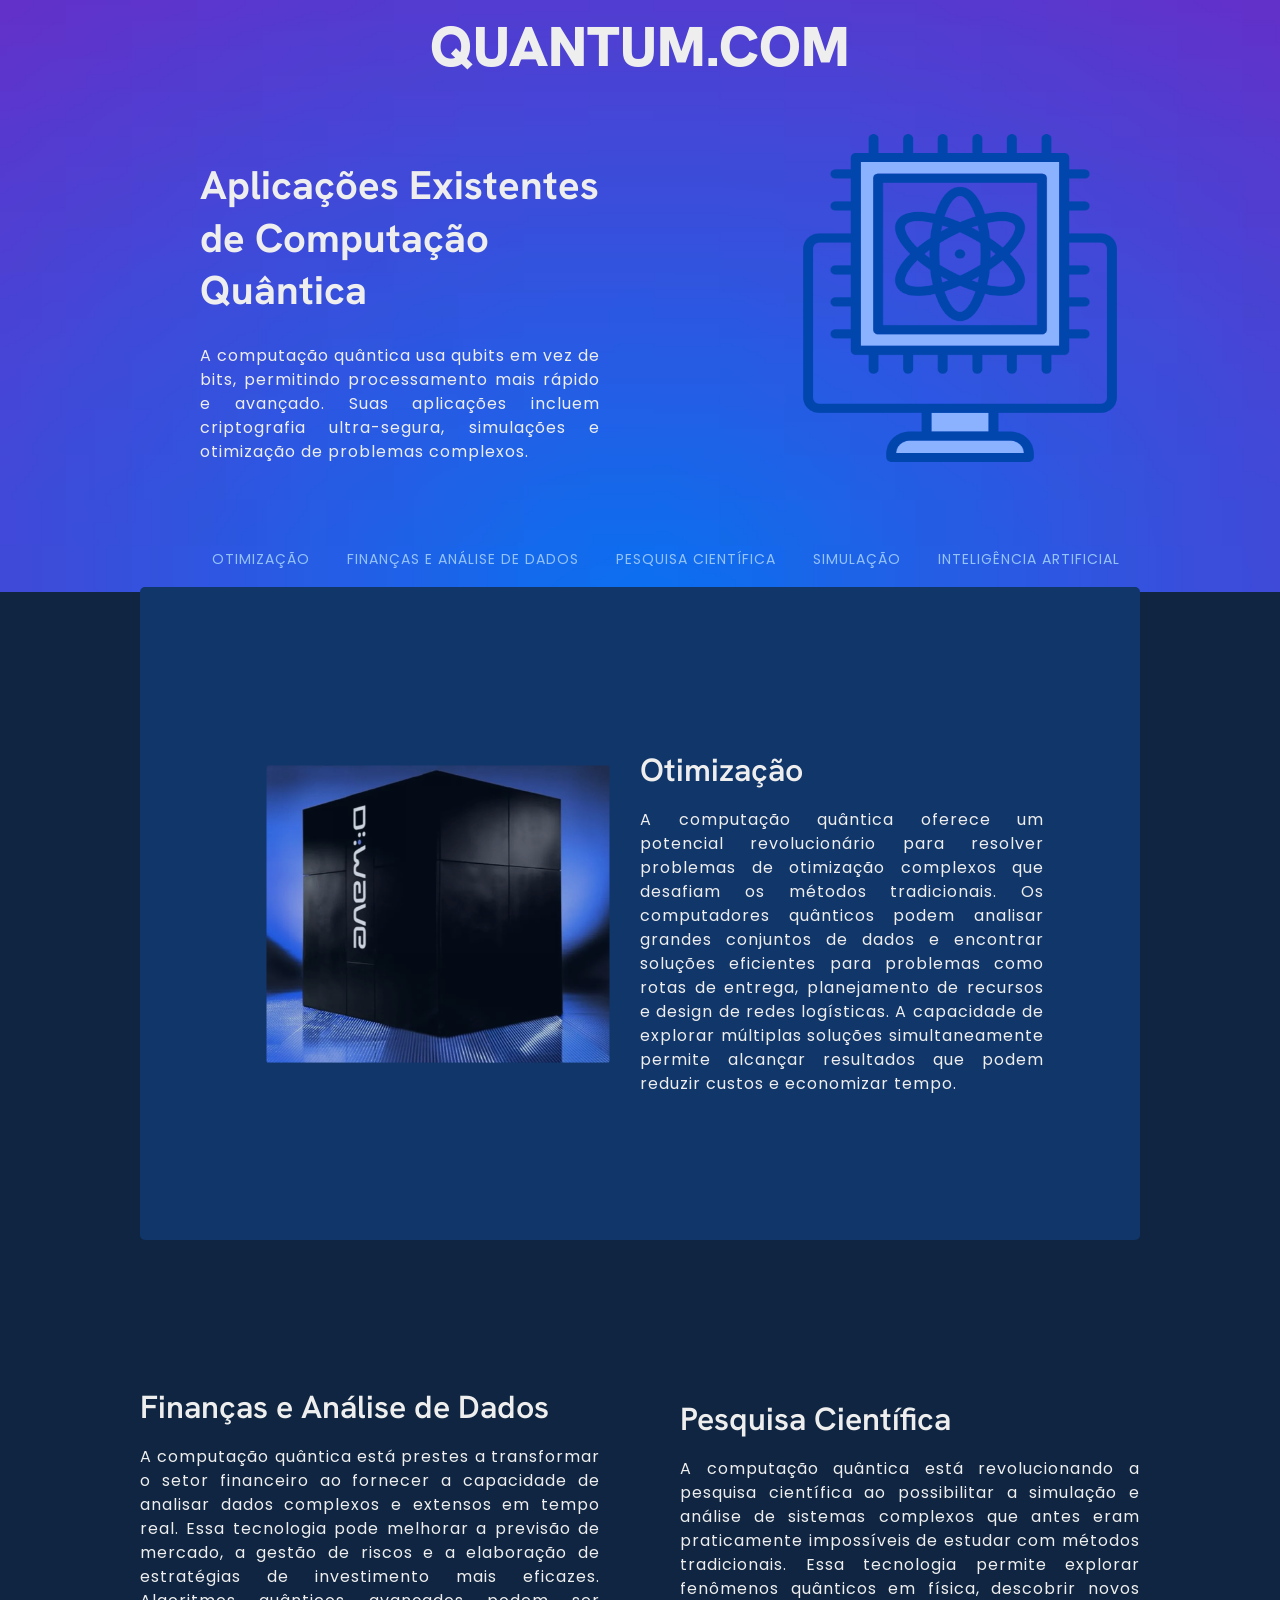
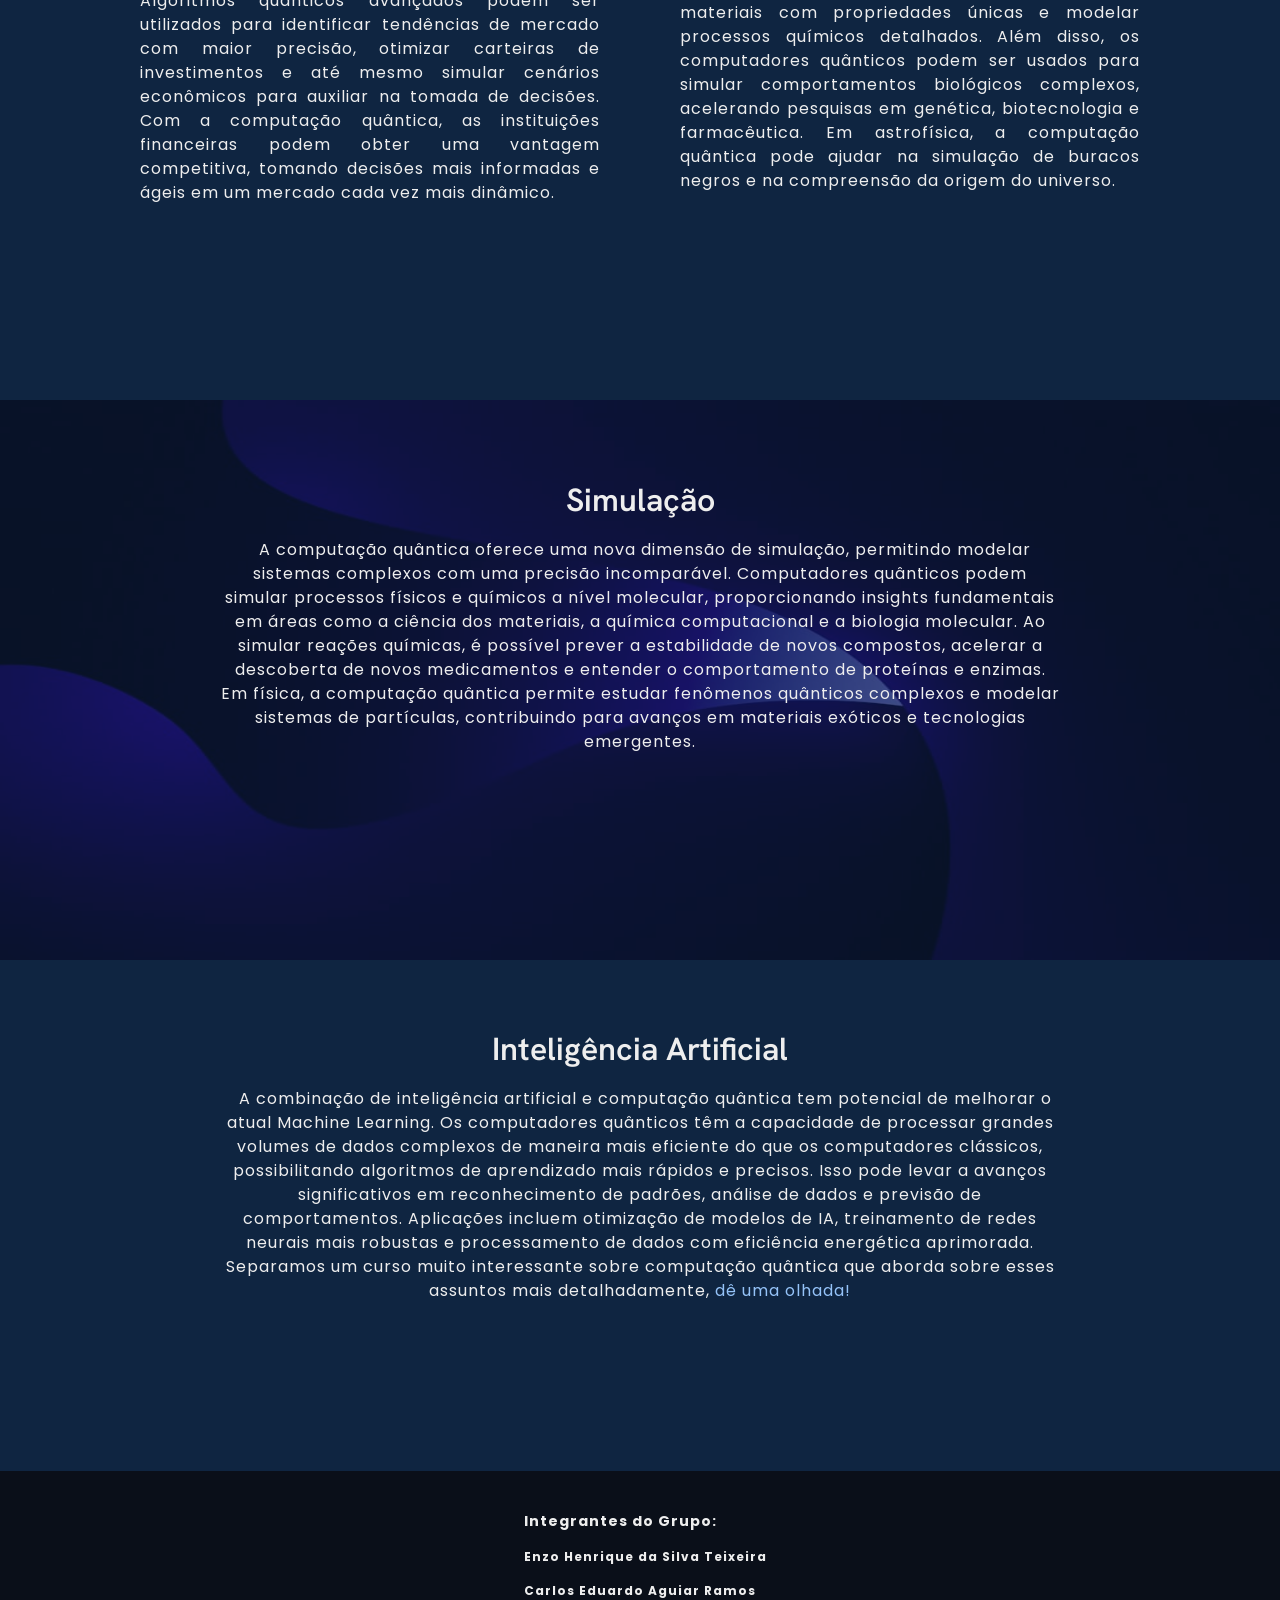
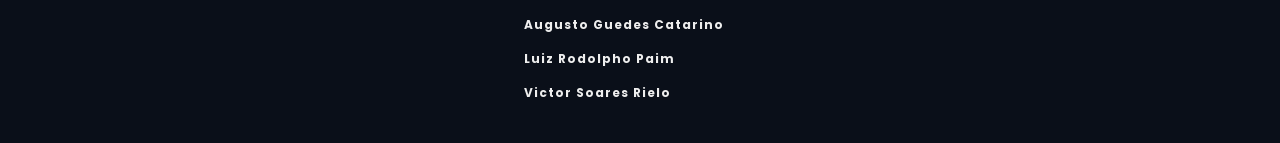
<file: Paginas/AplicacoesExistentes/index.html>
<!DOCTYPE html>
<html lang="pt-br">
  <head>
    <meta charset="UTF-8" />
    <meta name="viewport" content="width=device-width, initial-scale=1.0" />
    <title>Aplicações Existentes de Computação Quântica || Quantumcom</title>
    <link rel="stylesheet" href="style.css" />
  </head>

  <body>
    <img src="img/wallpaper-simulacao.jpg" alt="" class="wallpaper-simulacao" />
    <img src="img/fundo.azul.jpg" class="wallpaper" alt="" />
    <header class="hanken-grotesk">
      <a href="" id="home">QUANTUM.COM</a>
    </header>
    <main>
      <div class="navegacao">
        <div class="left-navegacao">
          <h1 class="hanken-grotesk" id="titulo">
            Aplicações Existentes de Computação Quântica
          </h1>

          <span class="poppins pequeno">
            A computação quântica usa qubits em vez de bits, permitindo
            processamento mais rápido e avançado. Suas aplicações incluem
            criptografia ultra-segura, simulações e otimização de problemas
            complexos.
          </span>
        </div>
        <div class="right-navegacao">
          <img src="img/computacao-quantica.png" class="icon-quantico" alt="" />
        </div>
      </div>
      <div class="ancoras">
        <ul class="poppins pequeno">
          <li><a href="#otimizacao" class="scroll">Otimização</a></li>
          <li>
            <a href="#financas-left" class="scroll"
              >Finanças e Análise de Dados</a
            >
          </li>
          <li>
            <a href="#pesquisa-right" class="scroll">Pesquisa Científica</a>
          </li>
          <li><a href="#simulacao" class="scroll">Simulação</a></li>
          <li><a href="#ia" class="scroll">Inteligência Artificial</a></li>
        </ul>
      </div>
      <div class="card-wallpaper">
        <div class="conteudo" id="otimizacao">
          <div class="left-otimizacao">
            <img src="img/Quantum1.png" class="quantum1" />
          </div>
          <div class="right-otimizacao">
            <h2 class="hanken-grotesk medio" id="title-otimizacao">
              Otimização
            </h2>
            <span class="poppins pequeno">
              A computação quântica oferece um potencial revolucionário para
              resolver problemas de otimização complexos que desafiam os métodos
              tradicionais. Os computadores quânticos podem analisar grandes
              conjuntos de dados e encontrar soluções eficientes para problemas
              como rotas de entrega, planejamento de recursos e design de redes
              logísticas. A capacidade de explorar múltiplas soluções
              simultaneamente permite alcançar resultados que podem reduzir
              custos e economizar tempo.
            </span>
          </div>
        </div>
      </div>
      <div class="section-financas-e-pesquisa">
        <div id="financas-left">
          <h2 class="hanken-grotesk medio" id="title-financas">
            Finanças e Análise de Dados
          </h2>
          <span class="poppins pequeno">
            A computação quântica está prestes a transformar o setor financeiro
            ao fornecer a capacidade de analisar dados complexos e extensos em
            tempo real. Essa tecnologia pode melhorar a previsão de mercado, a
            gestão de riscos e a elaboração de estratégias de investimento mais
            eficazes. Algoritmos quânticos avançados podem ser utilizados para
            identificar tendências de mercado com maior precisão, otimizar
            carteiras de investimentos e até mesmo simular cenários econômicos
            para auxiliar na tomada de decisões. Com a computação quântica, as
            instituições financeiras podem obter uma vantagem competitiva,
            tomando decisões mais informadas e ágeis em um mercado cada vez mais
            dinâmico.
          </span>
        </div>
        <div id="pesquisa-right">
          <h2 class="hanken-grotesk medio">Pesquisa Científica</h2>
          <span class="poppins pequeno">
            A computação quântica está revolucionando a pesquisa científica ao
            possibilitar a simulação e análise de sistemas complexos que antes
            eram praticamente impossíveis de estudar com métodos tradicionais.
            Essa tecnologia permite explorar fenômenos quânticos em física,
            descobrir novos materiais com propriedades únicas e modelar
            processos químicos detalhados. Além disso, os computadores quânticos
            podem ser usados para simular comportamentos biológicos complexos,
            acelerando pesquisas em genética, biotecnologia e farmacêutica. Em
            astrofísica, a computação quântica pode ajudar na simulação de
            buracos negros e na compreensão da origem do universo.
          </span>
        </div>
      </div>

      <div id="simulacao">
        <h2 class="hanken-grotesk medio">Simulação</h2>
        <span class="poppins pequeno">
          A computação quântica oferece uma nova dimensão de simulação,
          permitindo modelar sistemas complexos com uma precisão incomparável.
          Computadores quânticos podem simular processos físicos e químicos a
          nível molecular, proporcionando insights fundamentais em áreas como a
          ciência dos materiais, a química computacional e a biologia molecular.
          Ao simular reações químicas, é possível prever a estabilidade de novos
          compostos, acelerar a descoberta de novos medicamentos e entender o
          comportamento de proteínas e enzimas. Em física, a computação quântica
          permite estudar fenômenos quânticos complexos e modelar sistemas de
          partículas, contribuindo para avanços em materiais exóticos e
          tecnologias emergentes.
        </span>
      </div>
      <div id="ia">
        <h2 class="hanken-grotesk medio">Inteligência Artificial</h2>
        <span class="poppins pequeno">
          A combinação de inteligência artificial e computação quântica tem
          potencial de melhorar o atual Machine Learning. Os computadores
          quânticos têm a capacidade de processar grandes volumes de dados
          complexos de maneira mais eficiente do que os computadores clássicos,
          possibilitando algoritmos de aprendizado mais rápidos e precisos. Isso
          pode levar a avanços significativos em reconhecimento de padrões,
          análise de dados e previsão de comportamentos. Aplicações incluem
          otimização de modelos de IA, treinamento de redes neurais mais
          robustas e processamento de dados com eficiência energética
          aprimorada. Separamos um curso muito interessante sobre computação
          quântica que aborda sobre esses assuntos mais detalhadamente,
          <a
            class="link"
            href="https://www.udemy.com/course/computacao-quantica-com-python/?utm_source=adw"
            target="_blank"
          >
            dê uma olhada!</a
          >
        </span>
      </div>
    </main>
    <footer class="footer">
      <span class="poppins pequeno"
        >
        <h3>Integrantes do Grupo:</h3>
        <h4>Enzo Henrique da Silva Teixeira</h4>
        <h4>Carlos Eduardo Aguiar Ramos</h4>
        <h4>Augusto Guedes Catarino</h4>
        <h4>Luiz Rodolpho Paim</h4>
        <h4>Victor Soares Rielo</h4>
      </span>
    </footer>
  </body>
</html>
</file>
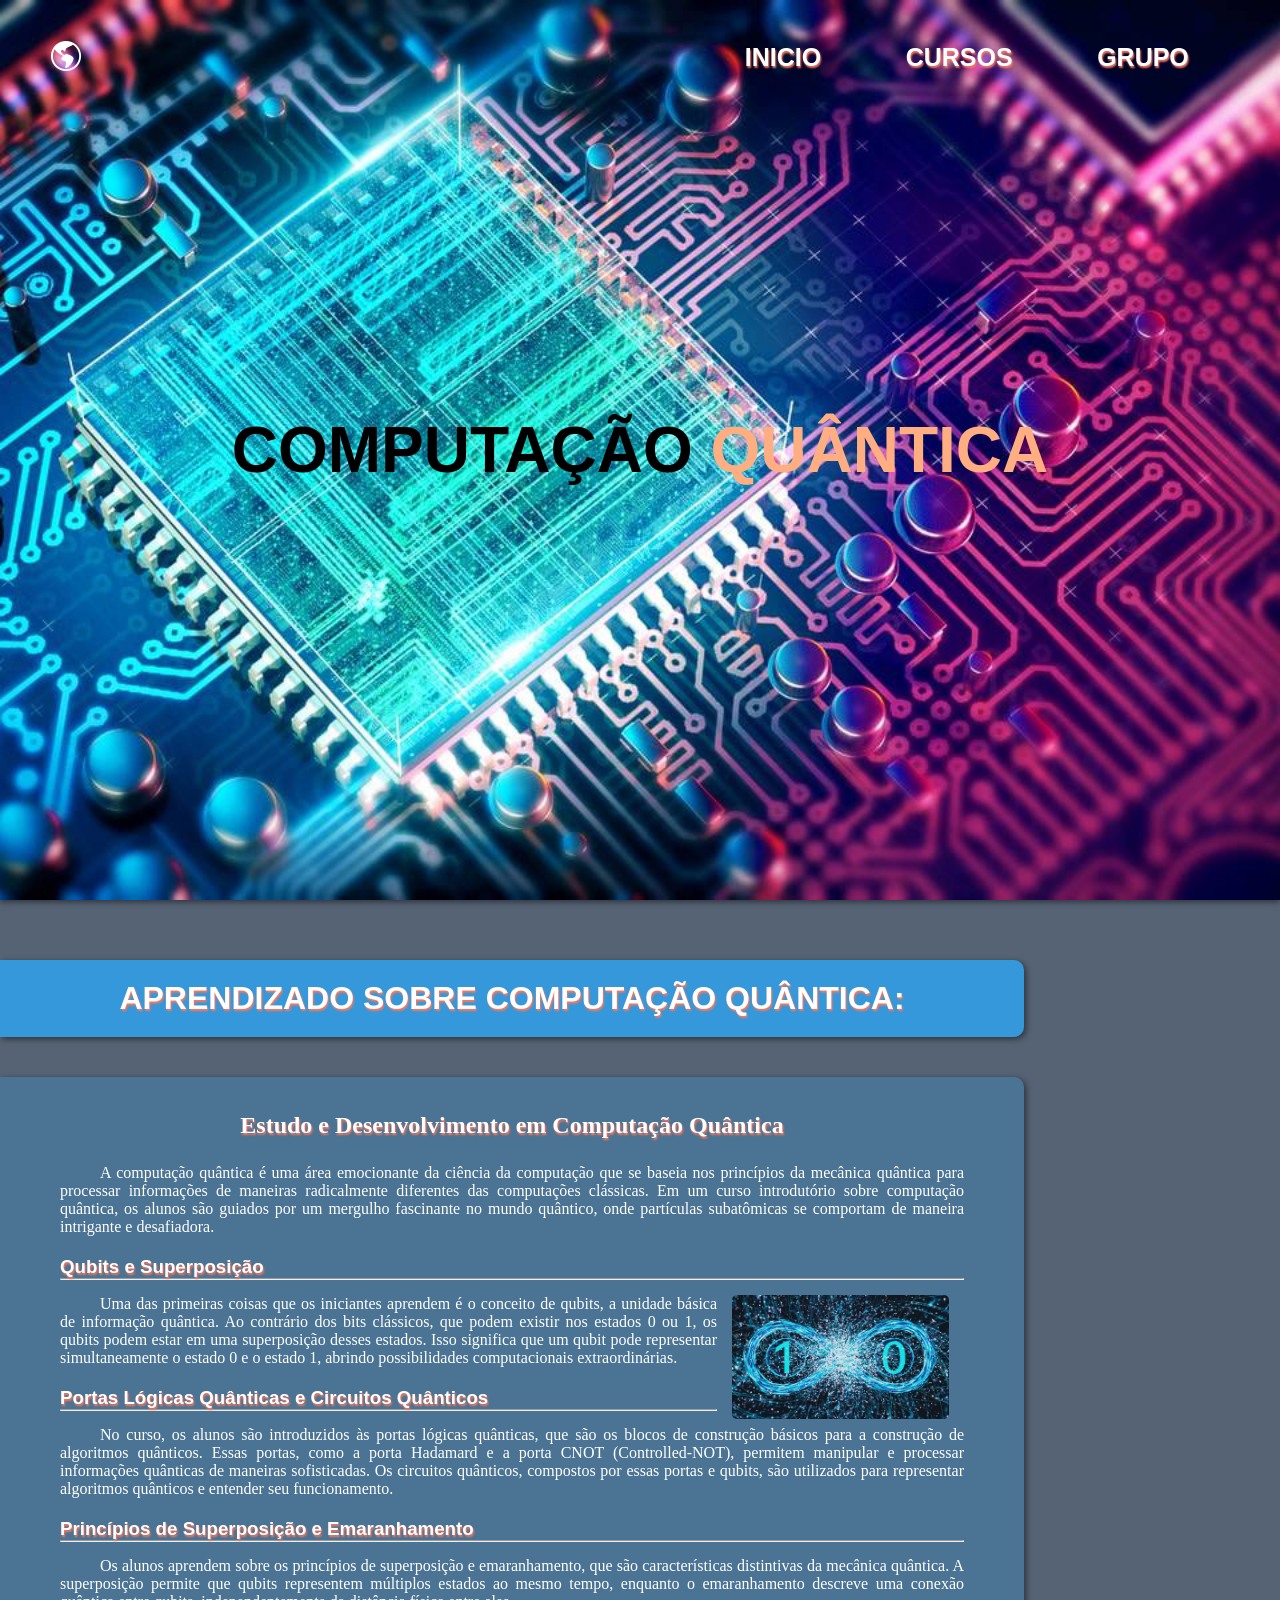
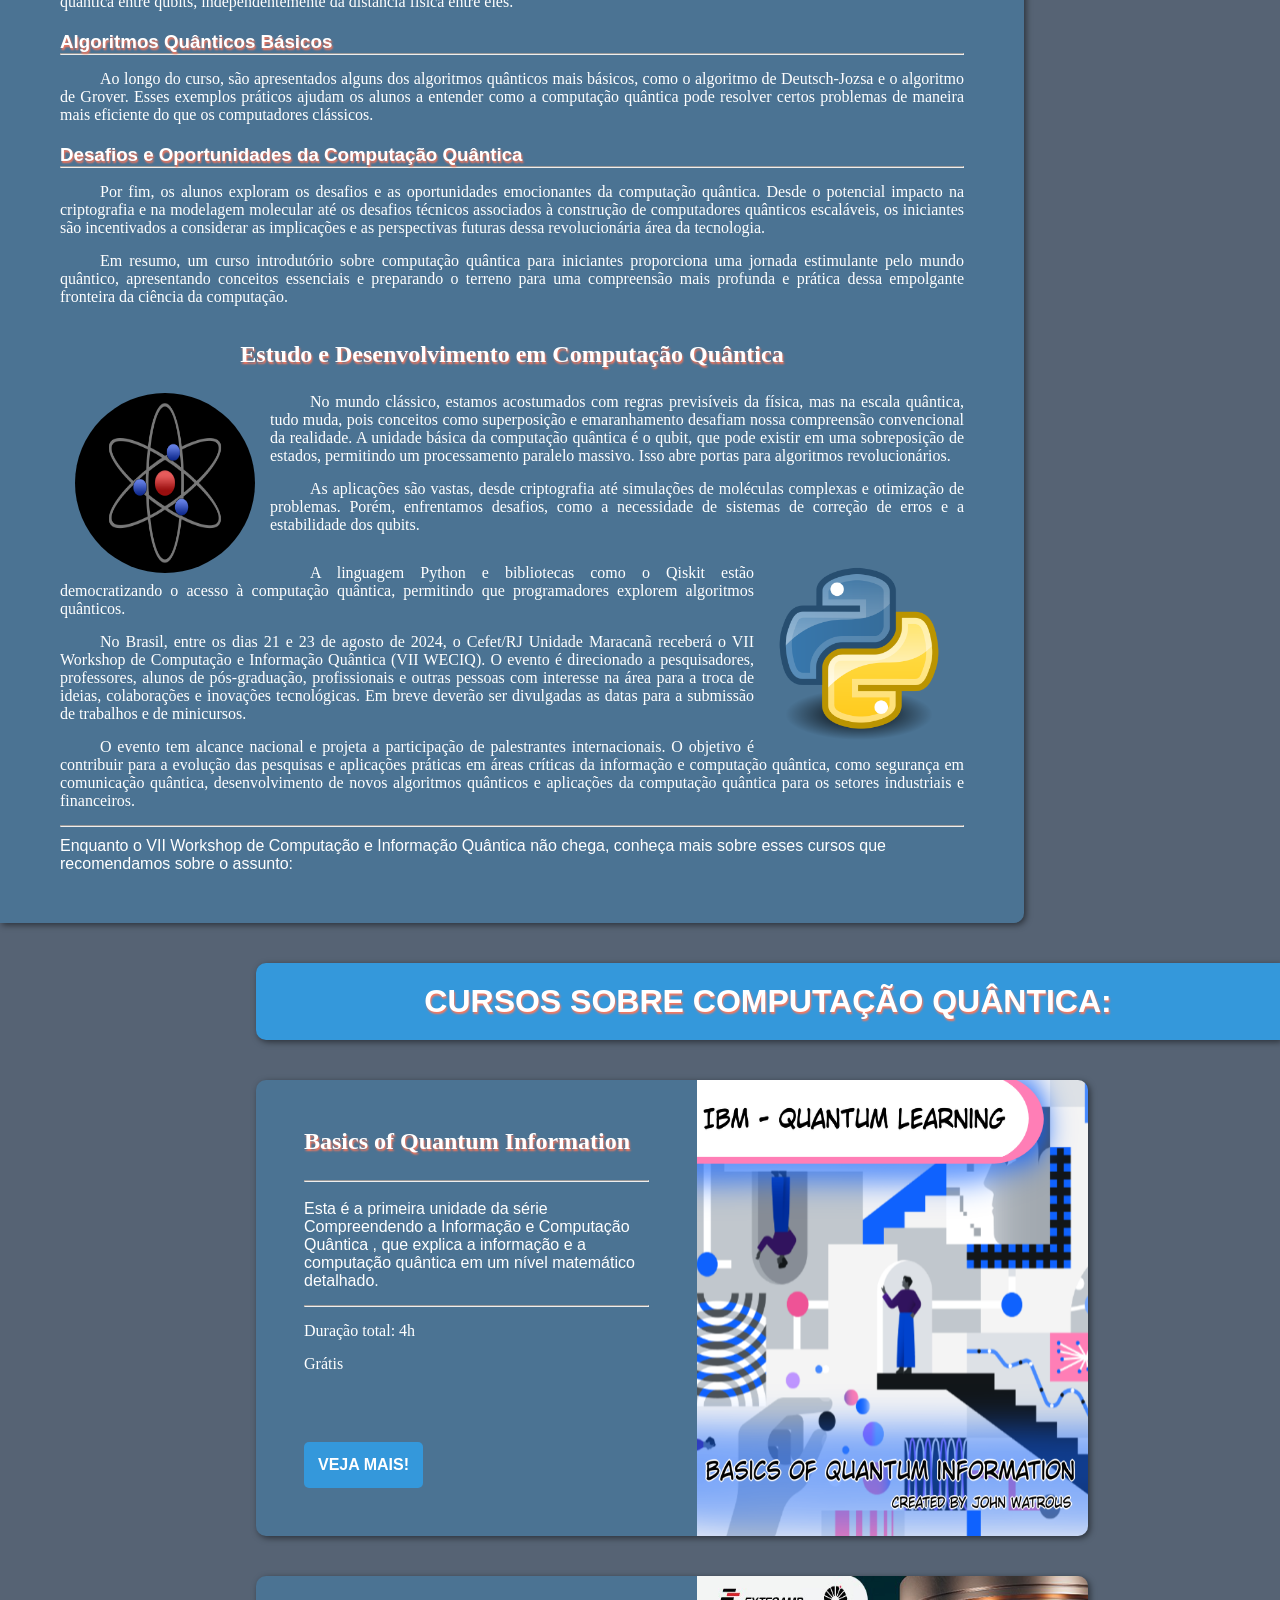
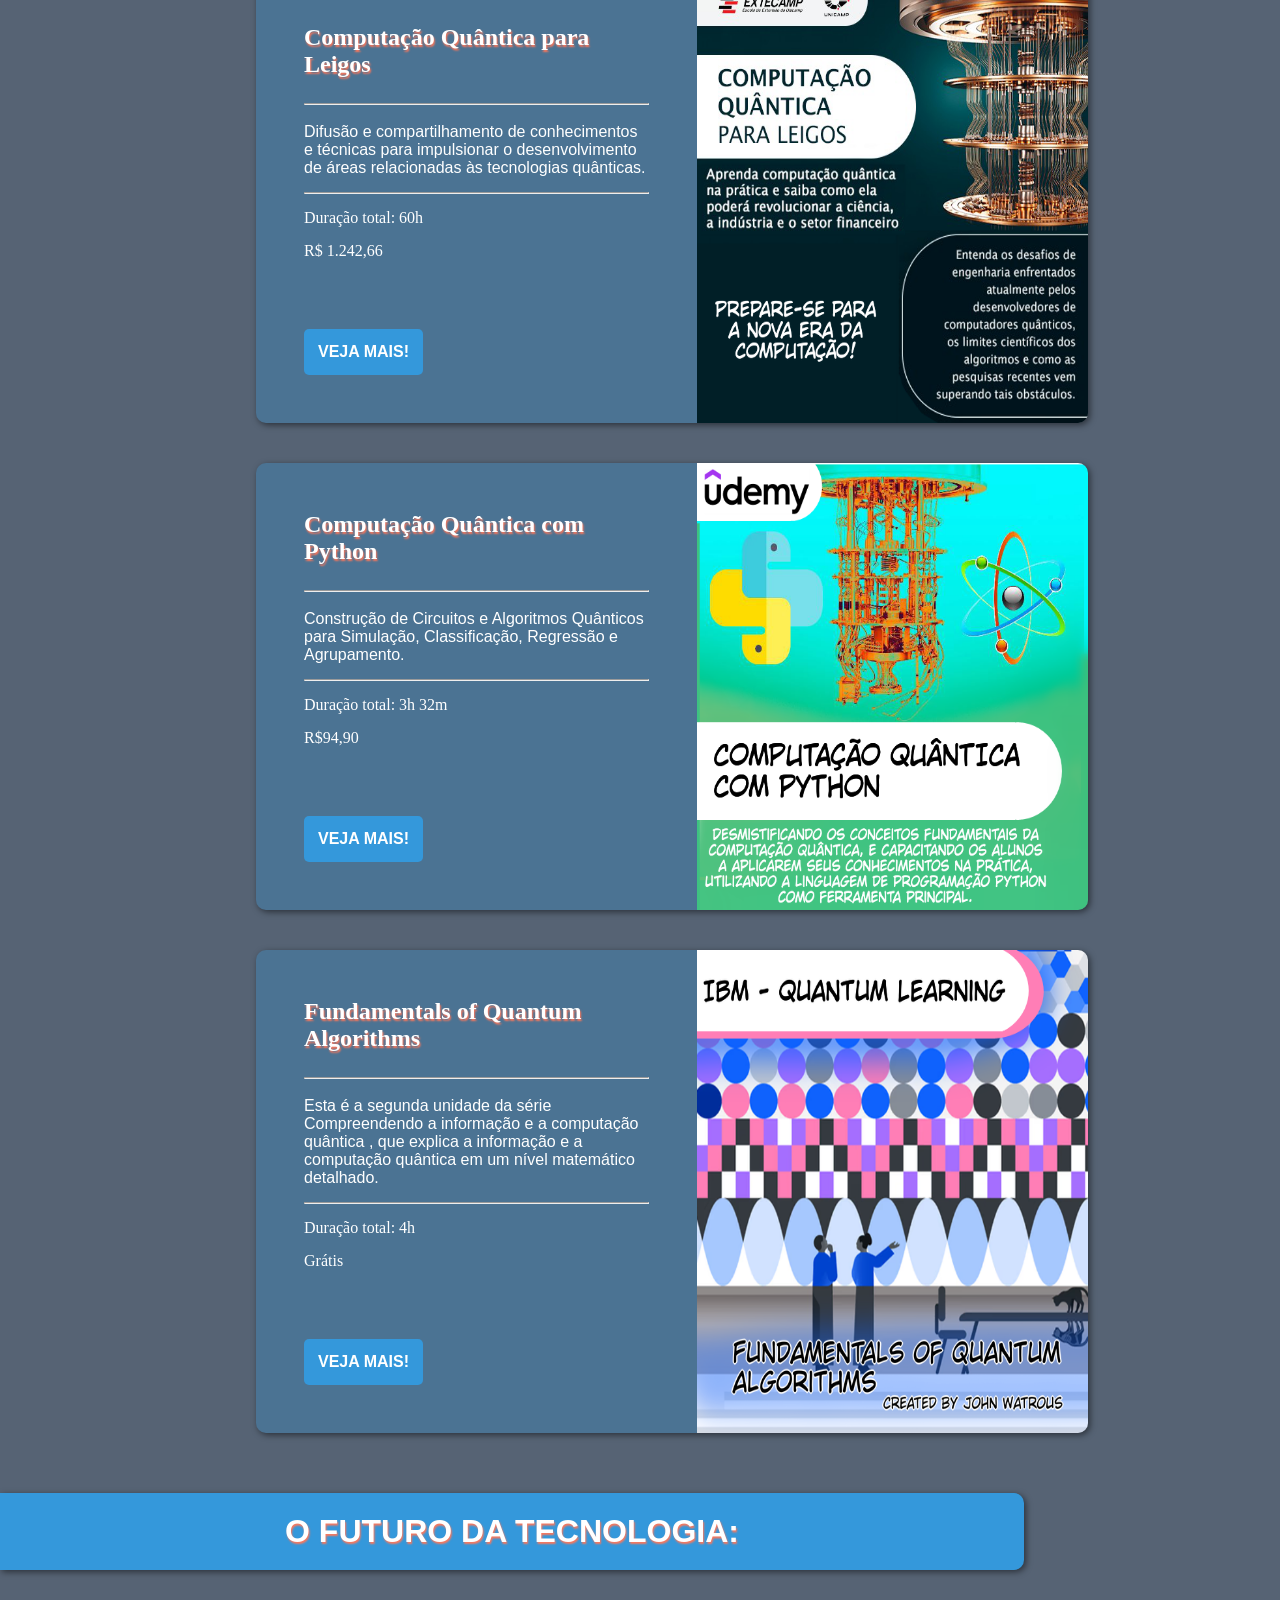
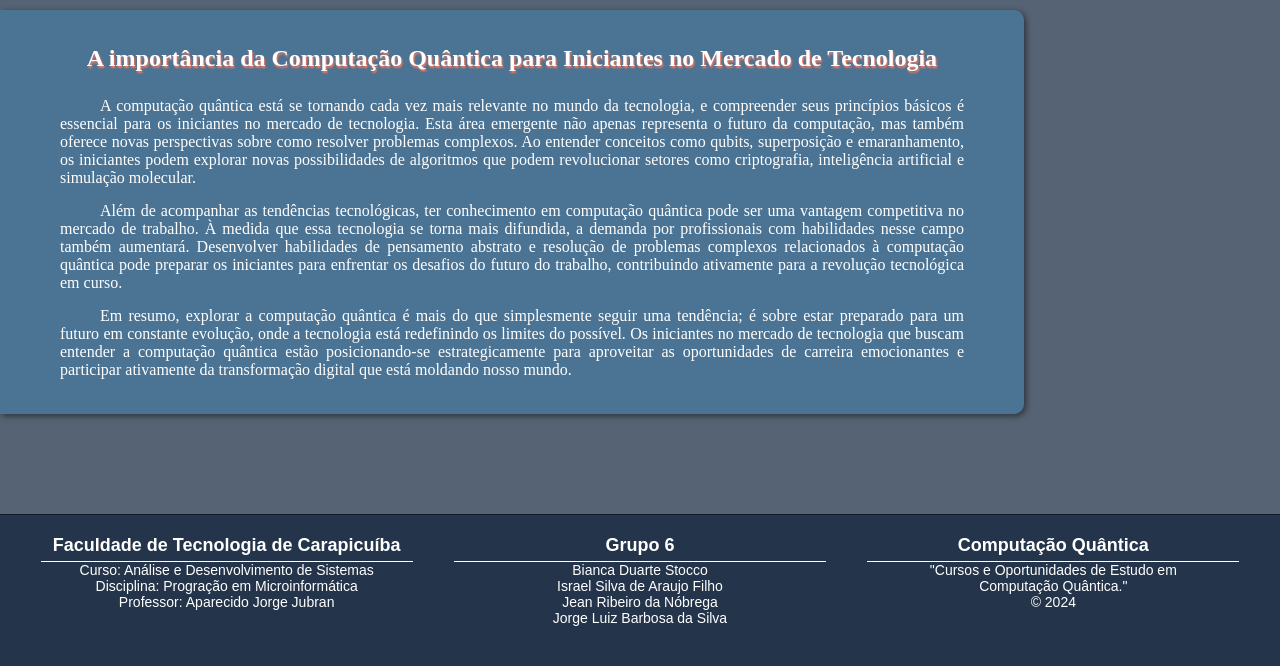
<file: Paginas/CursosEOportunidade/index.html>
<!DOCTYPE html>
<html lang="pt-br">
<head>
    <link rel="icon" href="image/led.png" type="image/x-icon">
    <link rel="stylesheet" href="https://cdnjs.cloudflare.com/ajax/libs/font-awesome/5.15.4/css/all.min.css">
    <meta charset="UTF-8">
    <meta http-equiv="X-UA-Compatible" content="IE=edge">
    <meta name="viewport" content="width=device-width, initial-scale=1.0">
    <link rel="stylesheet" href="https://cdn.jsdelivr.net/npm/bootstrap-icons@1.10.4/font/bootstrap-icons.css">
    <title>Computação Quântica</title>
    <link rel="stylesheet" href="style.css">
</head>
<body>
    <header id="header">
        <div class="container">

            <div class="flex">

                <a href="#"><i class="bi bi-globe-americas"></i></a>

                <nav>
                    <ul>
                        <li><a href="../../index.html">INICIO</a></li>
                        <li><a href="#meu-conteudo">CURSOS</a></li>
                        <li><a href="integrantes.html">GRUPO</a></li>
                        <!-- caso queira incluir um link para a central coloque aqui -->
                    </ul>
                </nav>
            </div><!--flex-->

        </div><!--container-->
    </header>

    <section class="banner">
        <h1>COMPUTAÇÃO <span>QUÂNTICA</span></h1>
    </section>

    <script src="outros/menu.js"></script>

    <!-- TITULO -->
    <div class="main-title">
        <h1>APRENDIZADO SOBRE COMPUTAÇÃO QUÂNTICA:</h1>
    </div>

    <!-- CONTEÚDO -->
    <div class="left">
        <h2> Estudo e Desenvolvimento em Computação Quântica </h2>
        <p>A computação quântica é uma área emocionante da ciência da computação que se baseia nos princípios da mecânica quântica para processar informações de maneiras radicalmente diferentes das computações clássicas. Em um curso introdutório sobre computação quântica, os alunos são guiados por um mergulho fascinante no mundo quântico, onde partículas subatômicas se comportam de maneira intrigante e desafiadora.
        </p>
        <h3 class="conteudoh3"> Qubits e Superposição<hr bg-color="white"></h3>
        <p><img class="txtimg" src="image/qubit.jpg" width="24%" height="24%" align="right" style="border-radius: 5px;opacity: 0.8">Uma das primeiras coisas que os iniciantes aprendem é o conceito de qubits, a unidade básica de informação quântica. Ao contrário dos bits clássicos, que podem existir nos estados 0 ou 1, os qubits podem estar em uma superposição desses estados. Isso significa que um qubit pode representar simultaneamente o estado 0 e o estado 1, abrindo possibilidades computacionais extraordinárias.
        </p>
        <h3 class="conteudoh3"> Portas Lógicas Quânticas e Circuitos Quânticos <hr bg-color="white"></h3>
        <p>No curso, os alunos são introduzidos às portas lógicas quânticas, que são os blocos de construção básicos para a construção de algoritmos quânticos. Essas portas, como a porta Hadamard e a porta CNOT (Controlled-NOT), permitem manipular e processar informações quânticas de maneiras sofisticadas. Os circuitos quânticos, compostos por essas portas e qubits, são utilizados para representar algoritmos quânticos e entender seu funcionamento.
        </p>
        <h3 class="conteudoh3"> Princípios de Superposição e Emaranhamento <hr bg-color="white"></h3>
        <p>Os alunos aprendem sobre os princípios de superposição e emaranhamento, que são características distintivas da mecânica quântica. A superposição permite que qubits representem múltiplos estados ao mesmo tempo, enquanto o emaranhamento descreve uma conexão quântica entre qubits, independentemente da distância física entre eles.
        </p>
        <h3 class="conteudoh3"> Algoritmos Quânticos Básicos <hr bg-color="white"></h3>
        <p>Ao longo do curso, são apresentados alguns dos algoritmos quânticos mais básicos, como o algoritmo de Deutsch-Jozsa e o algoritmo de Grover. Esses exemplos práticos ajudam os alunos a entender como a computação quântica pode resolver certos problemas de maneira mais eficiente do que os computadores clássicos.
        </p>
        <h3 class="conteudoh3"> Desafios e Oportunidades da Computação Quântica <hr bg-color="white"></h3>
        <p>Por fim, os alunos exploram os desafios e as oportunidades emocionantes da computação quântica. Desde o potencial impacto na criptografia e na modelagem molecular até os desafios técnicos associados à construção de computadores quânticos escaláveis, os iniciantes são incentivados a considerar as implicações e as perspectivas futuras dessa revolucionária área da tecnologia.
        </p>
        <p style="margin-bottom: 35px">
        Em resumo, um curso introdutório sobre computação quântica para iniciantes proporciona uma jornada estimulante pelo mundo quântico, apresentando conceitos essenciais e preparando o terreno para uma compreensão mais profunda e prática dessa empolgante fronteira da ciência da computação.


        </p>

        <h2> Estudo e Desenvolvimento em Computação Quântica </h2>
        <p>
        <img class="txtimg" src="image/atomo.gif" width="180px" height="180px" align="left" style="border-radius: 100%">
            No mundo clássico, estamos acostumados com regras previsíveis da física, mas na escala quântica, tudo muda, pois conceitos como superposição e emaranhamento desafiam nossa compreensão convencional da realidade.
            A unidade básica da computação quântica é o qubit, que pode existir em uma sobreposição de estados, permitindo um processamento paralelo massivo. Isso abre portas para algoritmos revolucionários.
        </p>
        <p>
            As aplicações são vastas, desde criptografia até simulações de moléculas complexas e otimização de problemas. Porém, enfrentamos desafios, como a necessidade de sistemas de correção de erros e a estabilidade dos qubits.
        </p>
        <p style="margin-top: 30px"><img class="txtimg" src="image/Python.png" width="180px" height="180px" align="right">
            A linguagem Python e bibliotecas como o Qiskit estão democratizando o acesso à computação quântica, permitindo que programadores explorem algoritmos quânticos.
        </p>
        <p>
            No Brasil, entre os dias 21 e 23 de agosto de 2024, o Cefet/RJ Unidade Maracanã receberá o VII Workshop de Computação e Informação Quântica (VII WECIQ). O evento é direcionado a pesquisadores, professores, alunos de pós-graduação, profissionais e outras pessoas com interesse na área para a troca de ideias, colaborações e inovações tecnológicas. Em breve deverão ser divulgadas as datas para a submissão de trabalhos e de minicursos.
        </p>
        <p>
            O evento tem alcance nacional e projeta a participação de palestrantes internacionais. O objetivo é contribuir para a evolução das pesquisas e aplicações práticas em áreas críticas da informação e computação quântica, como segurança em comunicação quântica, desenvolvimento de novos algoritmos quânticos e aplicações da computação quântica para os setores industriais e financeiros.
        </p>
        <p id="meu-conteudo"> <hr bg-color="white" style="margin-bottom: 10px">Enquanto o VII Workshop de Computação e Informação Quântica não chega, conheça mais sobre esses cursos que recomendamos sobre o assunto:</p>
    </div>
    <!-- TITULO 2 -->
    <div class="main-title2">
        <h1>CURSOS SOBRE COMPUTAÇÃO QUÂNTICA:</h1>
    </div>

    <!-- CARD HORIZONTAL -->
    
    <div class="tarjeta">
   <div class="conteudo">
      <div class="ladoIzq">
      <h2 class="titulo">Basics of Quantum Information</h2>
      <div class="corpo">
      <p><hr bg-color="white"><br />Esta é a primeira unidade da série Compreendendo a Informação e Computação Quântica , que explica a informação e a computação quântica em um nível matemático detalhado.</p><hr bg-color="white">   
      <p>Duração total: 4h</p>
      <p>Grátis</p>
            <a class="btn" target="_blank" href="https://learning.quantum.ibm.com/course/basics-of-quantum-information">VEJA MAIS!</a>
      </div> 
   </div>
    <div class="ladoDer">
        <img src="image/basics.png" /></div>
    </div>
</div>
    <div class="tarjeta">
   <div class="conteudo">
      <div class="ladoIzq">
      <h2 class="titulo">Computação Quântica para Leigos</h2>
      <div class="corpo">
      <p><hr bg-color="white"><br />Difusão e compartilhamento de conhecimentos e técnicas para impulsionar o desenvolvimento de áreas relacionadas às tecnologias quânticas.</p><hr bg-color="white">
      <p>Duração total: 60h</p>
      <p>R$ 1.242,66</p>
            <a class="btn" target="_blank" href="https://www.extecamp.unicamp.br/dados.asp?sigla=%81k%CA%C2%5E%E2%DE%9F&of=%F7%12%AA">VEJA MAIS!</a>
      </div> 
   </div>
    <div class="ladoDer">
        <img src="image/leigos.png" /></div>
    </div>
</div>
<div class="tarjeta">
   <div class="conteudo">
      <div class="ladoIzq">
      <h2 class="titulo">Computação Quântica com Python</h2>
      <div class="corpo">
      <p><hr bg-color="white"><br />Construção de Circuitos e Algoritmos Quânticos para Simulação, Classificação, Regressão e Agrupamento.</p><hr bg-color="white">
      <p>Duração total: 3h 32m</p>
      <p>R$94,90</p>
            <a class="btn" target="_blank" href="https://www.udemy.com/course/computacao-quantica-com-python/?couponCode=ST6MT42324">VEJA MAIS!</a>
      </div> 
   </div>
    <div class="ladoDer">
        <img src="image/cursopy.png" /></div>
    </div>
    </div>

<div class="tarjeta">
   <div class="conteudo">
      <div class="ladoIzq">
      <h2 class="titulo">Fundamentals of Quantum Algorithms</h2>
      <div class="corpo">
      <p><hr bg-color="white"><br />Esta é a segunda unidade da série Compreendendo a informação e a computação quântica , que explica a informação e a computação quântica em um nível matemático detalhado.</p><hr bg-color="white">
      <p>Duração total: 4h</p>
      <p>Grátis</p>
            <a class="btn" target="_blank" href="https://learning.quantum.ibm.com/course/fundamentals-of-quantum-algorithms">VEJA MAIS!</a>
      </div> 
   </div>
    <div class="ladoDer">
        <img src="image/fundament.png" /></div>
    </div>
    </div>
    
    <!-- FINALIZAÇÃO -->
    <div class="main-title">
        <h1>O FUTURO DA TECNOLOGIA:</h1>
    </div>
    <div class="left" style="margin-bottom: 100px;">
        <h2> A importância da Computação Quântica para Iniciantes no Mercado de Tecnologia </h2>
        <p>A computação quântica está se tornando cada vez mais relevante no mundo da tecnologia, e compreender seus princípios básicos é essencial para os iniciantes no mercado de tecnologia. Esta área emergente não apenas representa o futuro da computação, mas também oferece novas perspectivas sobre como resolver problemas complexos. Ao entender conceitos como qubits, superposição e emaranhamento, os iniciantes podem explorar novas possibilidades de algoritmos que podem revolucionar setores como criptografia, inteligência artificial e simulação molecular.
        </p><p>
        Além de acompanhar as tendências tecnológicas, ter conhecimento em computação quântica pode ser uma vantagem competitiva no mercado de trabalho. À medida que essa tecnologia se torna mais difundida, a demanda por profissionais com habilidades nesse campo também aumentará. Desenvolver habilidades de pensamento abstrato e resolução de problemas complexos relacionados à computação quântica pode preparar os iniciantes para enfrentar os desafios do futuro do trabalho, contribuindo ativamente para a revolução tecnológica em curso.
        </p><p>
        Em resumo, explorar a computação quântica é mais do que simplesmente seguir uma tendência; é sobre estar preparado para um futuro em constante evolução, onde a tecnologia está redefinindo os limites do possível. Os iniciantes no mercado de tecnologia que buscam entender a computação quântica estão posicionando-se estrategicamente para aproveitar as oportunidades de carreira emocionantes e participar ativamente da transformação digital que está moldando nosso mundo.
        </p>
    </div>

    <!-- RODAPÉ -->
    <footer class="footer">
        <div class="column">
            <h3>Faculdade de Tecnologia de Carapicuíba</h3>
            <p>Curso:       Análise e Desenvolvimento de Sistemas</p>
            <p>Disciplina:  Progração em Microinformática</p>
            <p>Professor:   Aparecido Jorge Jubran</p>
        </div>
        <div class="column">
            <h3>Grupo 6</h3>
            <p>Bianca Duarte Stocco</p>
            <p>Israel Silva de Araujo Filho</p>
            <p>Jean Ribeiro da Nóbrega</p>
            <p>Jorge Luiz Barbosa da Silva</p>
        </div>
        <div class="column">
            <h3>Computação Quântica</h3>
            <p>"Cursos e Oportunidades de Estudo em <br/> Computação Quântica."</p>
            <p>&copy; 2024</p>
        </div>
    </footer>
</body>
</html>
</file>
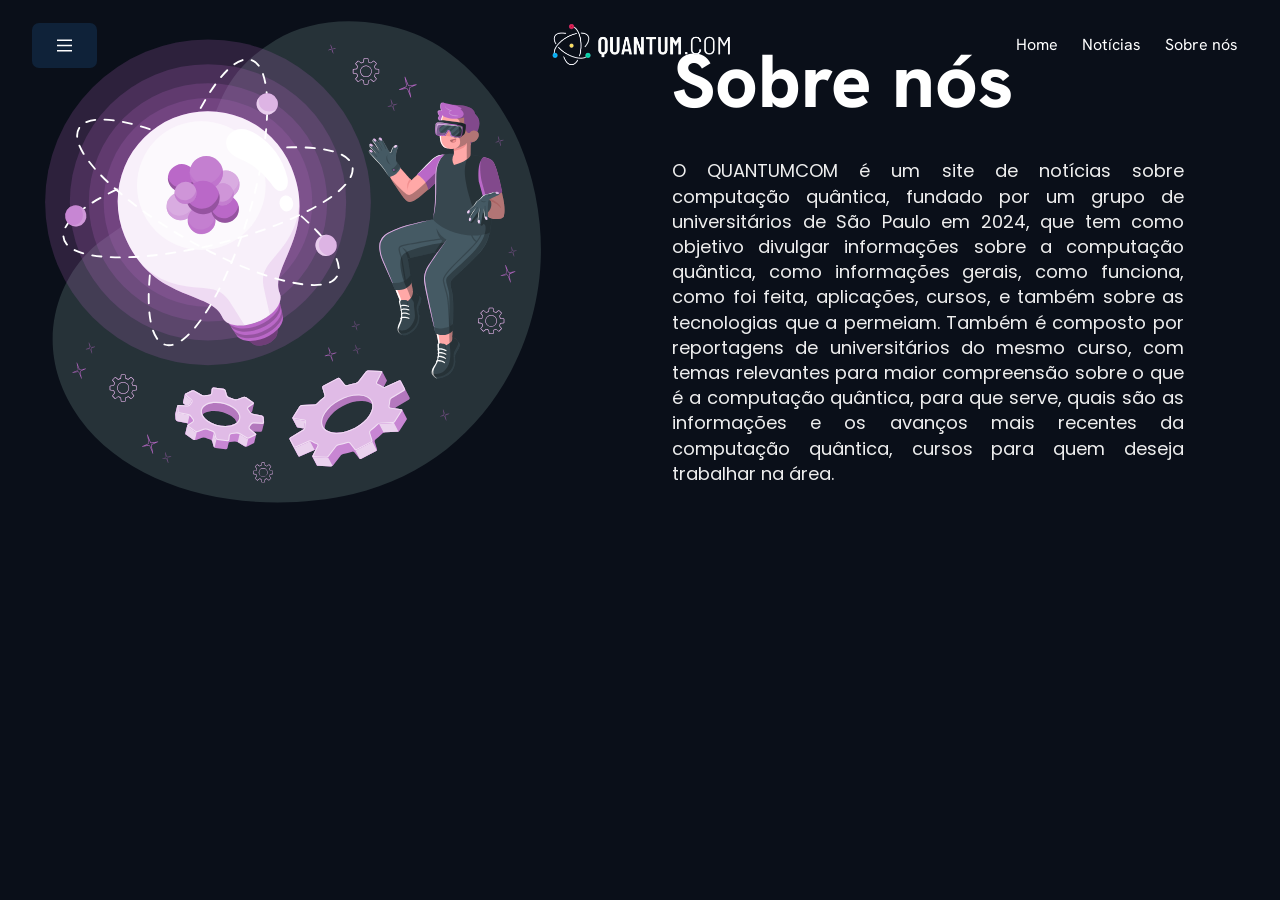
<file: Paginas/SobreNos/index.html>
<!DOCTYPE html>
<html lang="pt-br">

<head>
  <meta charset="UTF-8">
  <meta name="viewport" content="width=device-width, initial-scale=1.0">
  <title>Sobre nós || Quantumcom</title>

  <meta name="description"
    content="Explore o fascinante mundo da computação quântica neste site interativo e informativo. Descubra os principais avanços, conceitos fundamentais, aplicações práticas e oportunidades emocionantes nesta área emergente da tecnologia. Desde algoritmos quânticos até sistemas de hardware, mergulhe nas possibilidades revolucionárias que a computação quântica oferece para o futuro da computação e da ciência.">
  <meta name="robots" content="index, follow">
  <meta name="og:title" content="Quantumcom">
  <meta name="og:description"
    content="Explore o fascinante mundo da computação quântica neste site interativo e informativo. Descubra os principais avanços, conceitos fundamentais, aplicações práticas e oportunidades emocionantes nesta área emergente da tecnologia. Desde algoritmos quânticos até sistemas de hardware, mergulhe nas possibilidades revolucionárias que a computação quântica oferece para o futuro da computação e da ciência.">
  <meta name="og:image" content="https://i.ibb.co/cTYWGqG/icon.png">
  <!-- <meta name="og:url" content=""> -->
  <link rel="stylesheet" href="https://cdn.jsdelivr.net/npm/swiper@11/swiper-bundle.min.css" />
  <link rel="stylesheet" href="./style.css">
  <link rel="shortcut icon" href="../../Assets/Media/Imagens/icon.png" type="image/png">
</head>

<body>
  <header>
    <button class="btn-tamanho1 btn-cor-primaria btn-menu" id="handleShowModal">
      <svg width="100" height="100" viewBox="0 0 100 100" class="icon-set">
        <path class="line line1"
          d="M 20,29.000046 H 80.000231 C 80.000231,29.000046 94.498839,28.817352 94.532987,66.711331 94.543142,77.980673 90.966081,81.670246 85.259173,81.668997 79.552261,81.667751 75.000211,74.999942 75.000211,74.999942 L 25.000021,25.000058" />
        <path class="line line2" d="M 20,50 H 80" />
        <path class="line line3"
          d="M 20,70.999954 H 80.000231 C 80.000231,70.999954 94.498839,71.182648 94.532987,33.288669 94.543142,22.019327 90.966081,18.329754 85.259173,18.331003 79.552261,18.332249 75.000211,25.000058 75.000211,25.000058 L 25.000021,74.999942" />
      </svg>
    </button>

    <img src="../../Assets/Media/Imagens/logo_quantumcom.png" alt="Logo do nosso site" class="logo" />
    <ul class="hanken-grotesk regular-text navbar__links mobile__hidden">
      <li>
        <a href="../../index.html">Home</a>
      </li>
      <li>
        <a href="">Notícias</a>
      </li>
      <li>
        <a href="./Paginas/SobreNos/index.html">Sobre nós</a>
      </li>
    </ul>
    <nav class="poppins menu__links hidden">
      <ul>
        <li class="navigation__home mobile__show">
          <a href="./../../index.html">Home</a>
          <a href="./../../index.html">Notícias</a>
          <a href="./about.html">Sobre nós</a>
        </li>
        <hr class="mobile__show" />
        <li><a href="./../PortasLogicas/pgInicial.html">Portas Lógicas Quânticas</a></li>
        <li><a href="./../LinguagemAssembler/LinguagemAssembler.html">Linguagem Assembler Quântica</a></li>
        <li><a href="./../OAtomodeFosforo/Fosforo.html">O Átomo de Fósforo na Computação Quântica</a></li>
        <li><a href="./../PromptsDeComputacaoQuantica/Prompts.html">Prompts de Computação Quântica</a></li>
        <li><a href="./../AplicacoesExistentes/AplicacoesExistentes.html">Aplicações Existentes de Computação Quântica</a></li>
        <li><a href="./../CursosEOportunidade/Cursos.html">Cursos e Oportunidades de Estudo em Computação Quântica</a></li>
        <li><a href="./../InteligenciaArtificial/Inteligencia.html">Inteligência Artificial e Computação Quântica</a></li>
      </ul>
    </nav>
  </header>
  <main>
    <figure>
      <img src="../../Assets/Media/Imagens/innovation-animate.svg" alt="">
    </figure>

    <section>
      <h1 class="hanken-grotesk">Sobre nós</h1>

      <p class="poppins medium-text">O QUANTUMCOM é um site de notícias sobre computação quântica, fundado por um grupo
        de universitários de São
        Paulo em 2024, que tem como objetivo divulgar informações sobre a computação quântica, como informações gerais,
        como funciona, como foi feita, aplicações, cursos, e também sobre as tecnologias que a permeiam.
        Também é composto por reportagens de universitários do mesmo curso, com temas relevantes para maior compreensão
        sobre o que é a computação quântica, para que serve, quais são as informações e os avanços mais recentes da
        computação quântica, cursos para quem deseja trabalhar na área.
      </p>
    </section>
  </main>

  <script src="../../Assets/Scripts/home.js"></script>
</body>

</html>
</file>
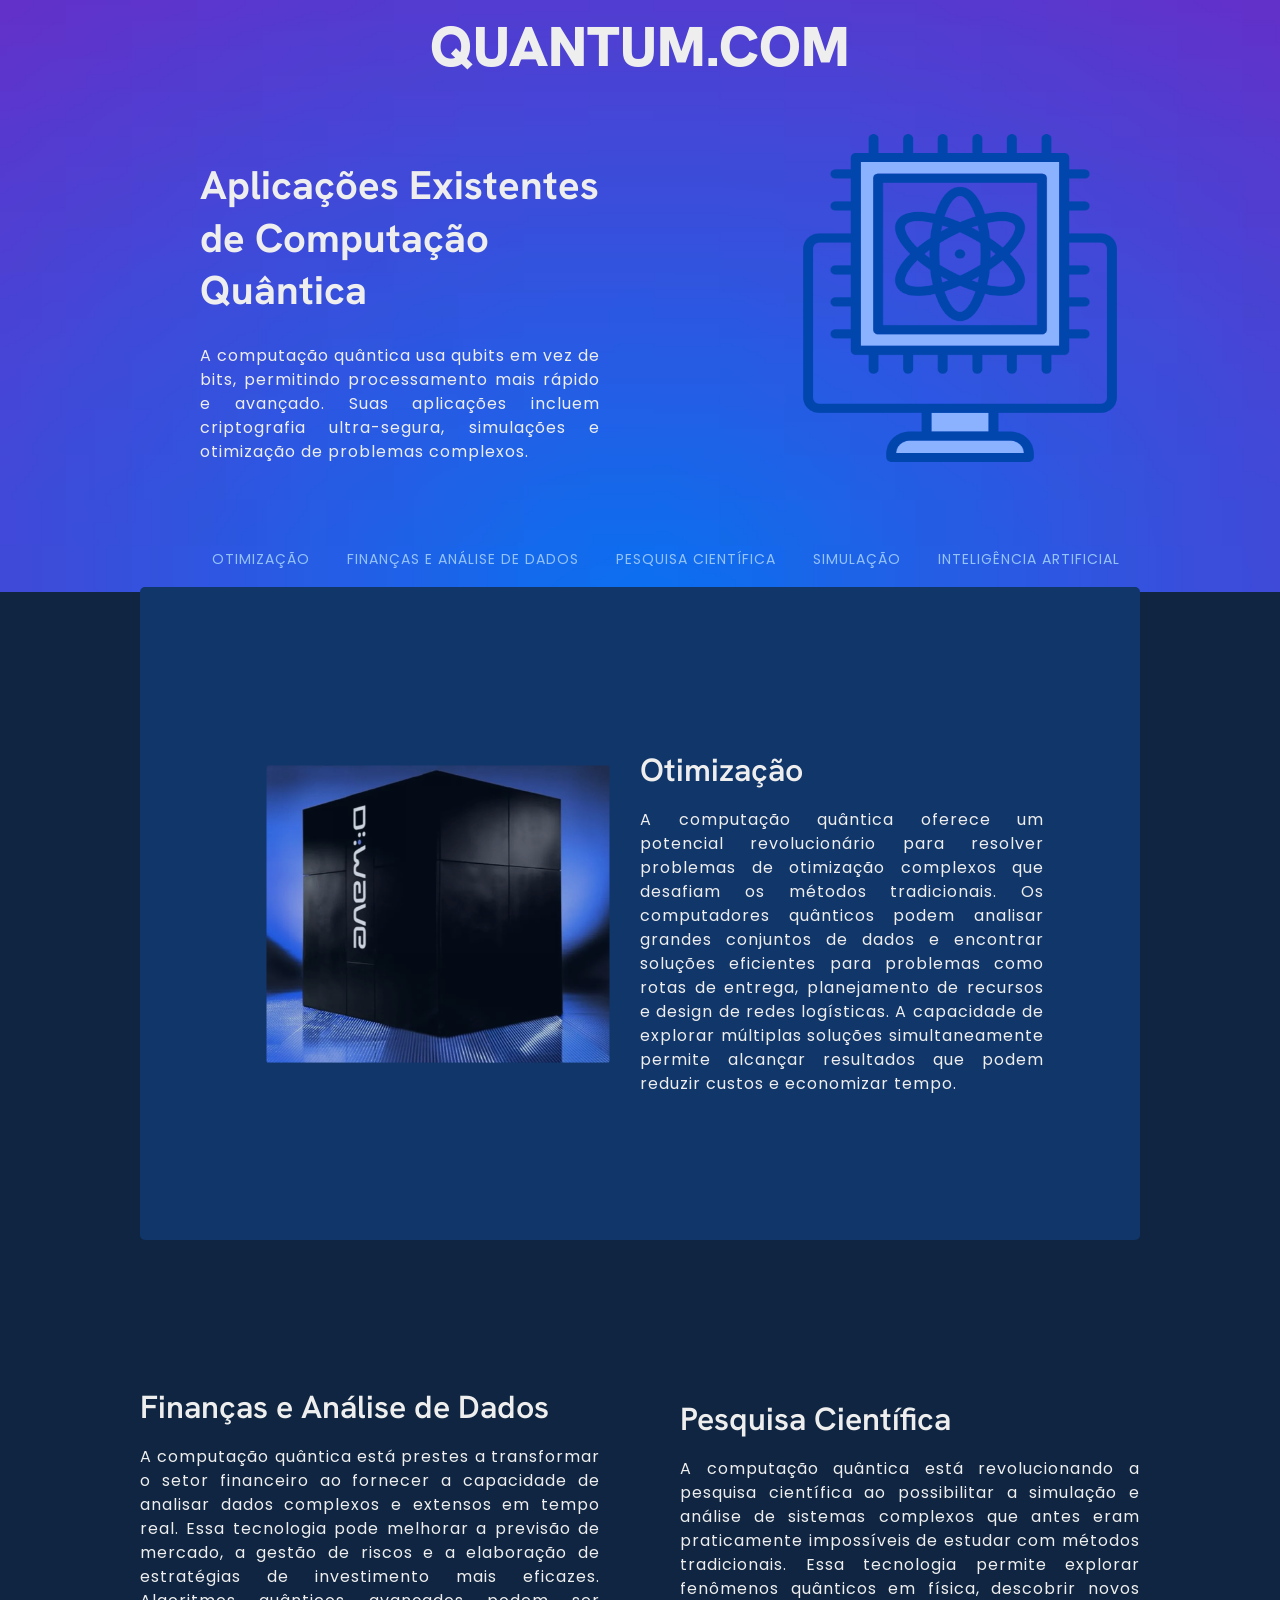
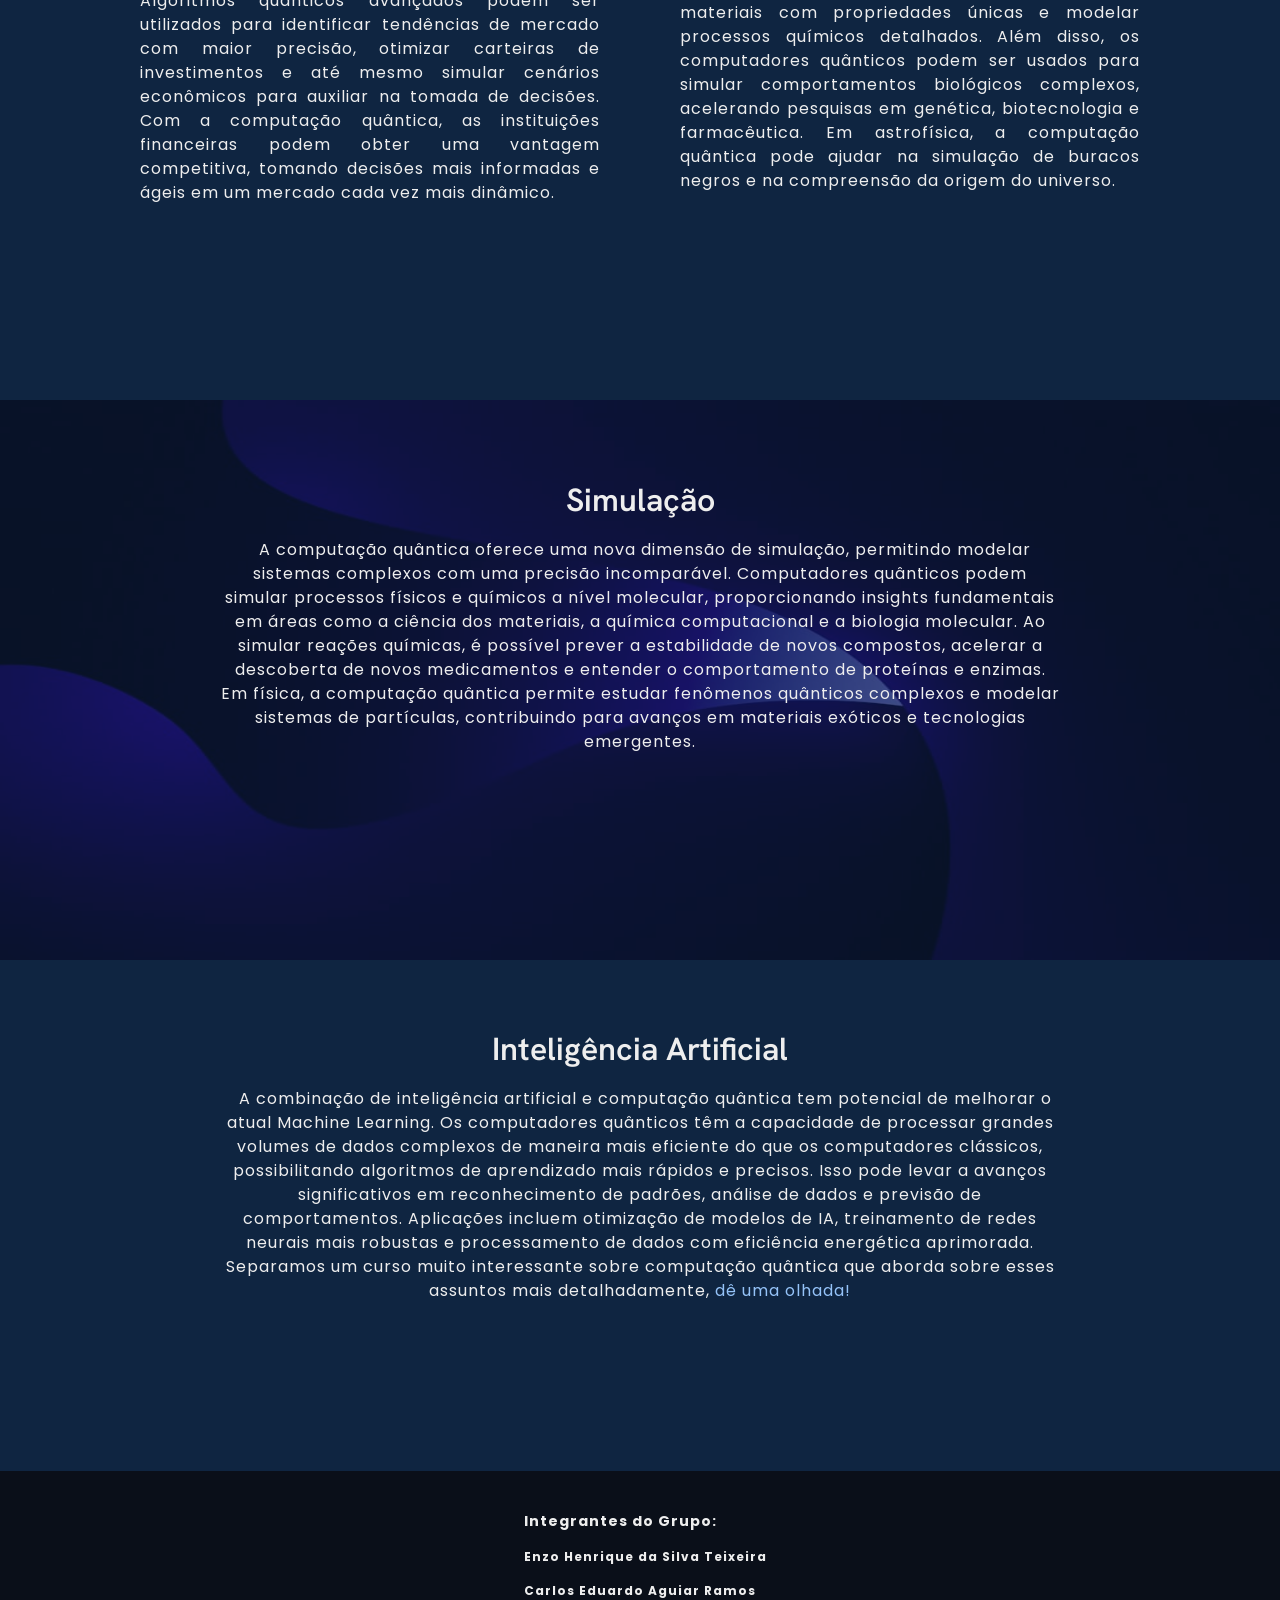
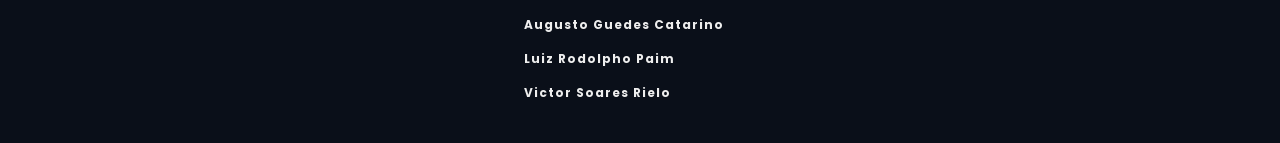
<file: Paginas/AplicacoesExistentes/AplicacoesExistentes.html>
<!DOCTYPE html>
<html lang="pt-br">
  <head>
    <meta charset="UTF-8" />
    <meta name="viewport" content="width=device-width, initial-scale=1.0" />
    <title>Aplicações Existentes de Computação Quântica || Quantumcom</title>
    <link rel="stylesheet" href="style.css" />
  </head>

  <body>
    <img src="img/wallpaper-simulacao.jpg" alt="" class="wallpaper-simulacao" />
    <img src="img/fundo.azul.jpg" class="wallpaper" alt="" />
    <header class="hanken-grotesk">
      <a href="" id="home">QUANTUM.COM</a>
    </header>
    <main>
      <div class="navegacao">
        <div class="left-navegacao" id="aplica-content1">
          <h1 class="hanken-grotesk" id="titulo" >
            Aplicações Existentes de Computação Quântica
          </h1>

          <span class="poppins pequeno">
            A computação quântica usa qubits em vez de bits, permitindo
            processamento mais rápido e avançado. Suas aplicações incluem
            criptografia ultra-segura, simulações e otimização de problemas
            complexos.
          </span>
        </div>
        <div class="right-navegacao">
          <img src="img/computacao-quantica.png" class="icon-quantico" alt="" />
        </div>
      </div>
      <div class="ancoras">
        <ul class="poppins pequeno">
          <li><a href="#otimizacao" class="scroll">Otimização</a></li>
          <li>
            <a href="#financas-left" class="scroll"
              >Finanças e Análise de Dados</a
            >
          </li>
          <li>
            <a href="#pesquisa-right" class="scroll">Pesquisa Científica</a>
          </li>
          <li><a href="#simulacao" class="scroll">Simulação</a></li>
          <li><a href="#ia" class="scroll">Inteligência Artificial</a></li>
        </ul>
      </div>
      <div class="card-wallpaper">
        <div class="conteudo" id="otimizacao">
          <div class="left-otimizacao">
            <img src="img/Quantum1.png" class="quantum1" />
          </div>
          <div class="right-otimizacao">
            <h2 class="hanken-grotesk medio" id="title-otimizacao">
              Otimização
            </h2>
            <span class="poppins pequeno">
              A computação quântica oferece um potencial revolucionário para
              resolver problemas de otimização complexos que desafiam os métodos
              tradicionais. Os computadores quânticos podem analisar grandes
              conjuntos de dados e encontrar soluções eficientes para problemas
              como rotas de entrega, planejamento de recursos e design de redes
              logísticas. A capacidade de explorar múltiplas soluções
              simultaneamente permite alcançar resultados que podem reduzir
              custos e economizar tempo.
            </span>
          </div>
        </div>
      </div>
      <div class="section-financas-e-pesquisa">
        <div id="financas-left">
          <h2 class="hanken-grotesk medio" id="title-financas">
            Finanças e Análise de Dados
          </h2>
          <span class="poppins pequeno">
            A computação quântica está prestes a transformar o setor financeiro
            ao fornecer a capacidade de analisar dados complexos e extensos em
            tempo real. Essa tecnologia pode melhorar a previsão de mercado, a
            gestão de riscos e a elaboração de estratégias de investimento mais
            eficazes. Algoritmos quânticos avançados podem ser utilizados para
            identificar tendências de mercado com maior precisão, otimizar
            carteiras de investimentos e até mesmo simular cenários econômicos
            para auxiliar na tomada de decisões. Com a computação quântica, as
            instituições financeiras podem obter uma vantagem competitiva,
            tomando decisões mais informadas e ágeis em um mercado cada vez mais
            dinâmico.
          </span>
        </div>
        <div id="pesquisa-right">
          <h2 class="hanken-grotesk medio">Pesquisa Científica</h2>
          <span class="poppins pequeno">
            A computação quântica está revolucionando a pesquisa científica ao
            possibilitar a simulação e análise de sistemas complexos que antes
            eram praticamente impossíveis de estudar com métodos tradicionais.
            Essa tecnologia permite explorar fenômenos quânticos em física,
            descobrir novos materiais com propriedades únicas e modelar
            processos químicos detalhados. Além disso, os computadores quânticos
            podem ser usados para simular comportamentos biológicos complexos,
            acelerando pesquisas em genética, biotecnologia e farmacêutica. Em
            astrofísica, a computação quântica pode ajudar na simulação de
            buracos negros e na compreensão da origem do universo.
          </span>
        </div>
      </div>

      <div id="simulacao">
        <h2 class="hanken-grotesk medio">Simulação</h2>
        <span class="poppins pequeno">
          A computação quântica oferece uma nova dimensão de simulação,
          permitindo modelar sistemas complexos com uma precisão incomparável.
          Computadores quânticos podem simular processos físicos e químicos a
          nível molecular, proporcionando insights fundamentais em áreas como a
          ciência dos materiais, a química computacional e a biologia molecular.
          Ao simular reações químicas, é possível prever a estabilidade de novos
          compostos, acelerar a descoberta de novos medicamentos e entender o
          comportamento de proteínas e enzimas. Em física, a computação quântica
          permite estudar fenômenos quânticos complexos e modelar sistemas de
          partículas, contribuindo para avanços em materiais exóticos e
          tecnologias emergentes.
        </span>
      </div>
      <div id="ia">
        <h2 class="hanken-grotesk medio">Inteligência Artificial</h2>
        <span class="poppins pequeno">
          A combinação de inteligência artificial e computação quântica tem
          potencial de melhorar o atual Machine Learning. Os computadores
          quânticos têm a capacidade de processar grandes volumes de dados
          complexos de maneira mais eficiente do que os computadores clássicos,
          possibilitando algoritmos de aprendizado mais rápidos e precisos. Isso
          pode levar a avanços significativos em reconhecimento de padrões,
          análise de dados e previsão de comportamentos. Aplicações incluem
          otimização de modelos de IA, treinamento de redes neurais mais
          robustas e processamento de dados com eficiência energética
          aprimorada. Separamos um curso muito interessante sobre computação
          quântica que aborda sobre esses assuntos mais detalhadamente,
          <a
            class="link"
            href="https://www.udemy.com/course/computacao-quantica-com-python/?utm_source=adw"
            target="_blank"
          >
            dê uma olhada!</a
          >
        </span>
      </div>
    </main>
    <footer class="footer">
      <span class="poppins pequeno"
        >
        <h3>Integrantes do Grupo:</h3>
        <h4>Enzo Henrique da Silva Teixeira</h4>
        <h4>Carlos Eduardo Aguiar Ramos</h4>
        <h4>Augusto Guedes Catarino</h4>
        <h4>Luiz Rodolpho Paim</h4>
        <h4>Victor Soares Rielo</h4>
      </span>
    </footer>
  </body>
</html>
</file>
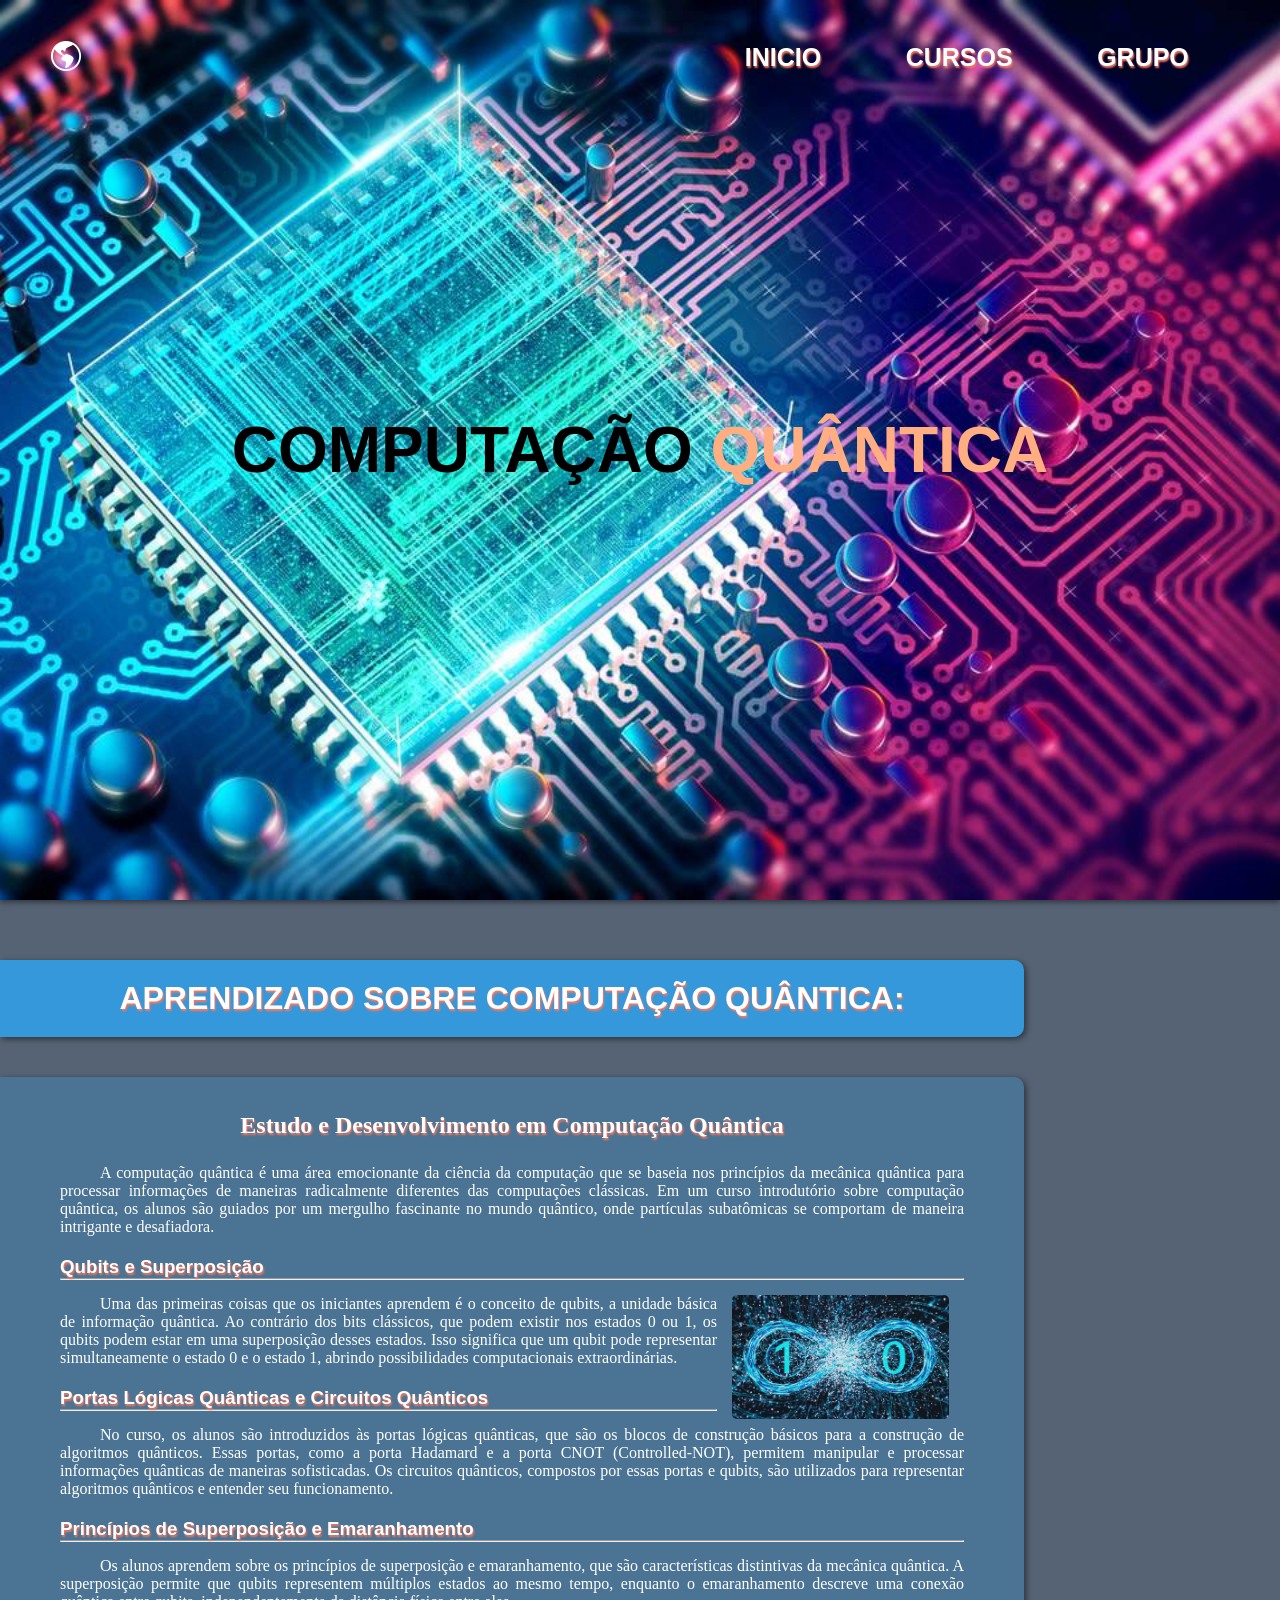
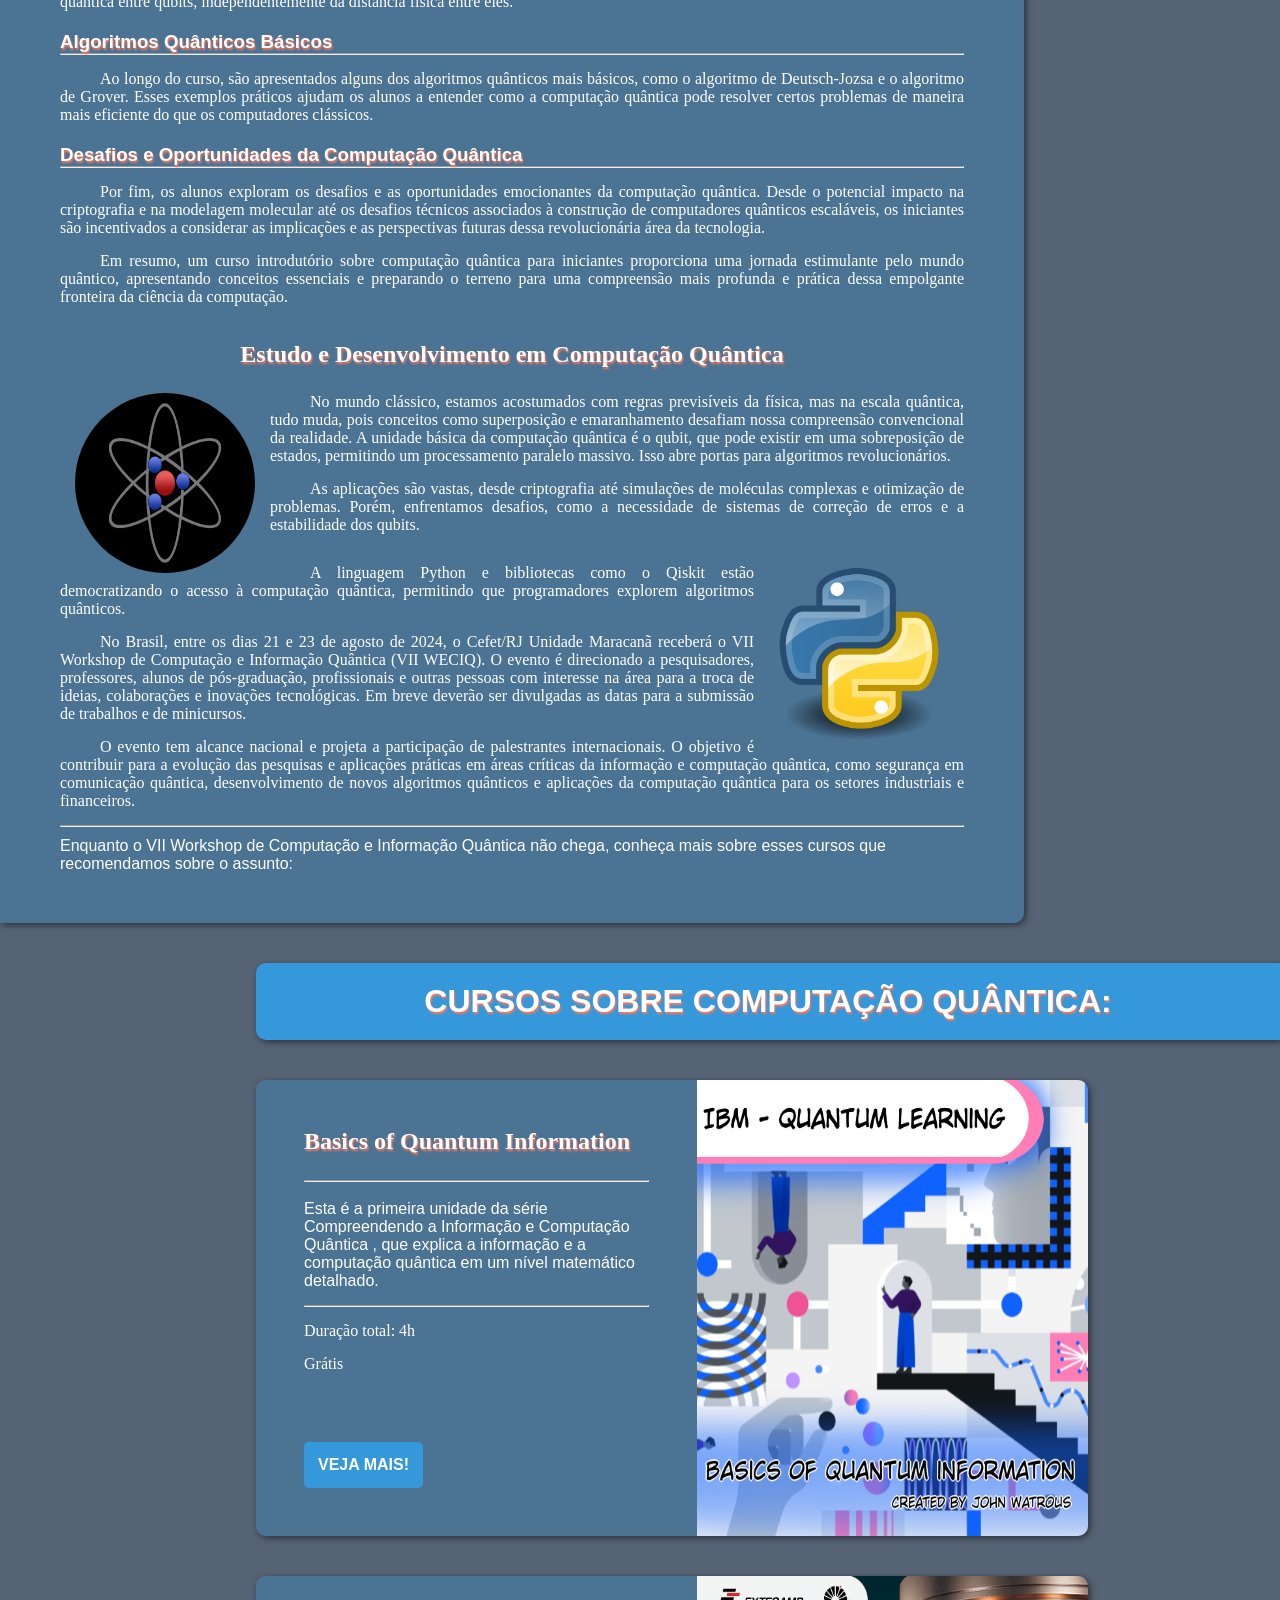
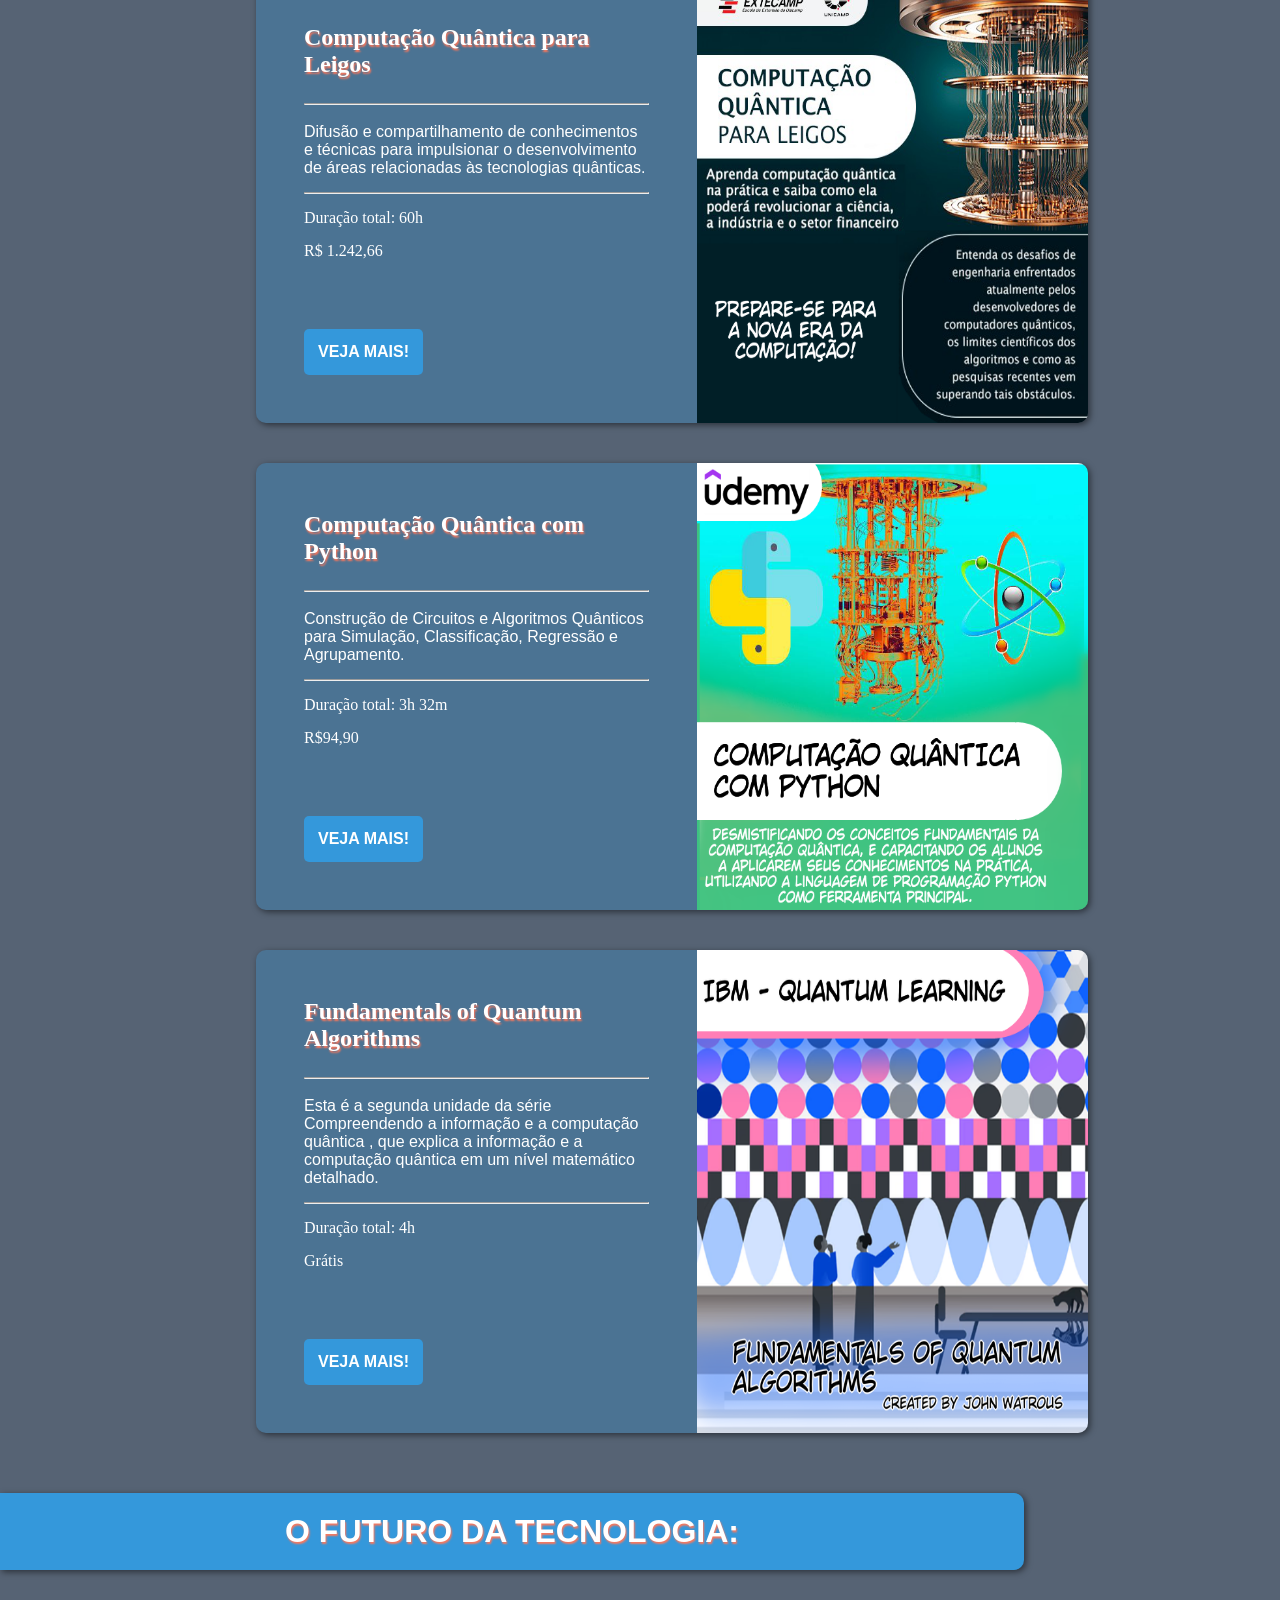
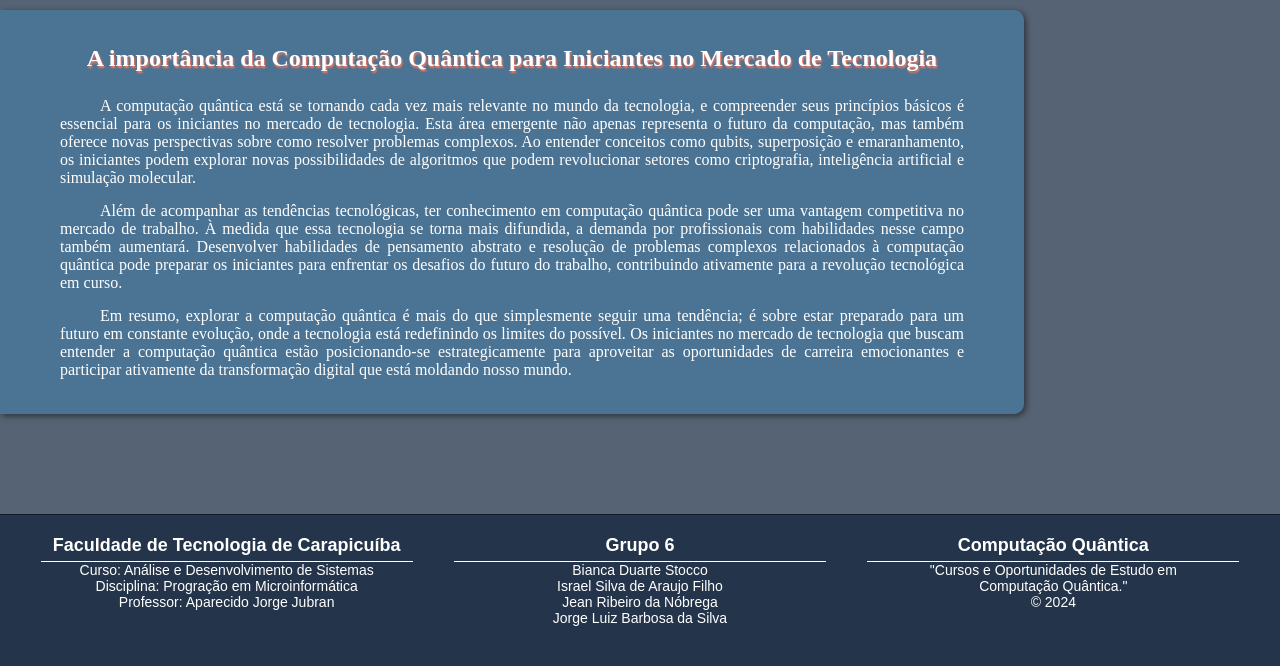
<file: Paginas/CursosEOportunidade/Cursos.html>
<!DOCTYPE html>
<html lang="pt-br">

<head>
    <link rel="icon" href="image/led.png" type="image/x-icon">
    <link rel="stylesheet" href="https://cdnjs.cloudflare.com/ajax/libs/font-awesome/5.15.4/css/all.min.css">
    <meta charset="UTF-8">
    <meta http-equiv="X-UA-Compatible" content="IE=edge">
    <meta name="viewport" content="width=device-width, initial-scale=1.0">
    <link rel="stylesheet" href="https://cdn.jsdelivr.net/npm/bootstrap-icons@1.10.4/font/bootstrap-icons.css">
    <title>Computação Quântica</title>
    <link rel="stylesheet" href="style.css">
</head>

<body>
    <header id="header">
        <div class="container">

            <div class="flex">

                <a href="#"><i class="bi bi-globe-americas"></i></a>

                <nav>
                    <ul>
                        <li><a href="../../index.html">INICIO</a></li>
                        <li><a href="#meu-conteudo">CURSOS</a></li>
                        <li><a href="integrantes.html">GRUPO</a></li>
                        <!-- caso queira incluir um link para a central coloque aqui -->
                    </ul>
                </nav>
            </div><!--flex-->

        </div><!--container-->
    </header>

    <section class="banner">
        <h1>COMPUTAÇÃO <span>QUÂNTICA</span></h1>
    </section>

    <script src="outros/menu.js"></script>

    <!-- TITULO -->
    <div class="main-title">
        <h1>APRENDIZADO SOBRE COMPUTAÇÃO QUÂNTICA:</h1>
    </div>

    <!-- CONTEÚDO -->
    <div class="left">
        <h2> Estudo e Desenvolvimento em Computação Quântica </h2>
        <p>A computação quântica é uma área emocionante da ciência da computação que se baseia nos princípios da
            mecânica quântica para processar informações de maneiras radicalmente diferentes das computações clássicas.
            Em um curso introdutório sobre computação quântica, os alunos são guiados por um mergulho fascinante no
            mundo quântico, onde partículas subatômicas se comportam de maneira intrigante e desafiadora.
        </p>
        <h3 class="conteudoh3"> Qubits e Superposição
            <hr bg-color="white">
        </h3>
        <p><img class="txtimg" src="image/qubit.jpg" width="24%" height="24%" align="right"
                style="border-radius: 5px;opacity: 0.8">Uma das primeiras coisas que os iniciantes aprendem é o conceito
            de qubits, a unidade básica de informação quântica. Ao contrário dos bits clássicos, que podem existir nos
            estados 0 ou 1, os qubits podem estar em uma superposição desses estados. Isso significa que um qubit pode
            representar simultaneamente o estado 0 e o estado 1, abrindo possibilidades computacionais extraordinárias.
        </p>
        <h3 class="conteudoh3"> Portas Lógicas Quânticas e Circuitos Quânticos
            <hr bg-color="white">
        </h3>
        <p>No curso, os alunos são introduzidos às portas lógicas quânticas, que são os blocos de construção básicos
            para a construção de algoritmos quânticos. Essas portas, como a porta Hadamard e a porta CNOT
            (Controlled-NOT), permitem manipular e processar informações quânticas de maneiras sofisticadas. Os
            circuitos quânticos, compostos por essas portas e qubits, são utilizados para representar algoritmos
            quânticos e entender seu funcionamento.
        </p>
        <h3 class="conteudoh3"> Princípios de Superposição e Emaranhamento
            <hr bg-color="white">
        </h3>
        <p>Os alunos aprendem sobre os princípios de superposição e emaranhamento, que são características distintivas
            da mecânica quântica. A superposição permite que qubits representem múltiplos estados ao mesmo tempo,
            enquanto o emaranhamento descreve uma conexão quântica entre qubits, independentemente da distância física
            entre eles.
        </p>
        <h3 class="conteudoh3"> Algoritmos Quânticos Básicos
            <hr bg-color="white">
        </h3>
        <p>Ao longo do curso, são apresentados alguns dos algoritmos quânticos mais básicos, como o algoritmo de
            Deutsch-Jozsa e o algoritmo de Grover. Esses exemplos práticos ajudam os alunos a entender como a computação
            quântica pode resolver certos problemas de maneira mais eficiente do que os computadores clássicos.
        </p>
        <h3 class="conteudoh3"> Desafios e Oportunidades da Computação Quântica
            <hr bg-color="white">
        </h3>
        <p>Por fim, os alunos exploram os desafios e as oportunidades emocionantes da computação quântica. Desde o
            potencial impacto na criptografia e na modelagem molecular até os desafios técnicos associados à construção
            de computadores quânticos escaláveis, os iniciantes são incentivados a considerar as implicações e as
            perspectivas futuras dessa revolucionária área da tecnologia.
        </p>
        <p style="margin-bottom: 35px">
            Em resumo, um curso introdutório sobre computação quântica para iniciantes proporciona uma jornada
            estimulante pelo mundo quântico, apresentando conceitos essenciais e preparando o terreno para uma
            compreensão mais profunda e prática dessa empolgante fronteira da ciência da computação.


        </p>

        <h2 id="cursos-content1"> Estudo e Desenvolvimento em Computação Quântica </h2>
        <p>
            <img class="txtimg" src="image/atomo.gif" width="180px" height="180px" align="left"
                style="border-radius: 100%">
            No mundo clássico, estamos acostumados com regras previsíveis da física, mas na escala quântica, tudo muda,
            pois conceitos como superposição e emaranhamento desafiam nossa compreensão convencional da realidade.
            A unidade básica da computação quântica é o qubit, que pode existir em uma sobreposição de estados,
            permitindo um processamento paralelo massivo. Isso abre portas para algoritmos revolucionários.
        </p>
        <p>
            As aplicações são vastas, desde criptografia até simulações de moléculas complexas e otimização de
            problemas. Porém, enfrentamos desafios, como a necessidade de sistemas de correção de erros e a estabilidade
            dos qubits.
        </p>
        <p style="margin-top: 30px"><img class="txtimg" src="image/Python.png" width="180px" height="180px"
                align="right">
            A linguagem Python e bibliotecas como o Qiskit estão democratizando o acesso à computação quântica,
            permitindo que programadores explorem algoritmos quânticos.
        </p>
        <p>
            No Brasil, entre os dias 21 e 23 de agosto de 2024, o Cefet/RJ Unidade Maracanã receberá o VII Workshop de
            Computação e Informação Quântica (VII WECIQ). O evento é direcionado a pesquisadores, professores, alunos de
            pós-graduação, profissionais e outras pessoas com interesse na área para a troca de ideias, colaborações e
            inovações tecnológicas. Em breve deverão ser divulgadas as datas para a submissão de trabalhos e de
            minicursos.
        </p>
        <p>
            O evento tem alcance nacional e projeta a participação de palestrantes internacionais. O objetivo é
            contribuir para a evolução das pesquisas e aplicações práticas em áreas críticas da informação e computação
            quântica, como segurança em comunicação quântica, desenvolvimento de novos algoritmos quânticos e aplicações
            da computação quântica para os setores industriais e financeiros.
        </p>
        <p id="meu-conteudo">
            <hr bg-color="white" style="margin-bottom: 10px">Enquanto o VII Workshop de Computação e Informação Quântica
            não chega, conheça mais sobre esses cursos que recomendamos sobre o assunto:
        </p>
    </div>
    <!-- TITULO 2 -->
    <div class="main-title2" id="cursos-content2">
        <h1>CURSOS SOBRE COMPUTAÇÃO QUÂNTICA:</h1>
    </div>

    <!-- CARD HORIZONTAL -->

    <div class="tarjeta">
        <div class="conteudo">
            <div class="ladoIzq">
                <h2 class="titulo">Basics of Quantum Information</h2>
                <div class="corpo">
                    <p>
                        <hr bg-color="white"><br />Esta é a primeira unidade da série Compreendendo a Informação e
                        Computação Quântica , que explica a informação e a computação quântica em um nível matemático
                        detalhado.
                    </p>
                    <hr bg-color="white">
                    <p>Duração total: 4h</p>
                    <p>Grátis</p>
                    <a class="btn" target="_blank"
                        href="https://learning.quantum.ibm.com/course/basics-of-quantum-information">VEJA MAIS!</a>
                </div>
            </div>
            <div class="ladoDer">
                <img src="image/basics.png" />
            </div>
        </div>
    </div>
    <div class="tarjeta">
        <div class="conteudo">
            <div class="ladoIzq">
                <h2 class="titulo">Computação Quântica para Leigos</h2>
                <div class="corpo">
                    <p>
                        <hr bg-color="white"><br />Difusão e compartilhamento de conhecimentos e técnicas para
                        impulsionar o desenvolvimento de áreas relacionadas às tecnologias quânticas.
                    </p>
                    <hr bg-color="white">
                    <p>Duração total: 60h</p>
                    <p>R$ 1.242,66</p>
                    <a class="btn" target="_blank"
                        href="https://www.extecamp.unicamp.br/dados.asp?sigla=%81k%CA%C2%5E%E2%DE%9F&of=%F7%12%AA">VEJA
                        MAIS!</a>
                </div>
            </div>
            <div class="ladoDer">
                <img src="image/leigos.png" />
            </div>
        </div>
    </div>
    <div class="tarjeta">
        <div class="conteudo">
            <div class="ladoIzq">
                <h2 class="titulo">Computação Quântica com Python</h2>
                <div class="corpo">
                    <p>
                        <hr bg-color="white"><br />Construção de Circuitos e Algoritmos Quânticos para Simulação,
                        Classificação, Regressão e Agrupamento.
                    </p>
                    <hr bg-color="white">
                    <p>Duração total: 3h 32m</p>
                    <p>R$94,90</p>
                    <a class="btn" target="_blank"
                        href="https://www.udemy.com/course/computacao-quantica-com-python/?couponCode=ST6MT42324">VEJA
                        MAIS!</a>
                </div>
            </div>
            <div class="ladoDer">
                <img src="image/cursopy.png" />
            </div>
        </div>
    </div>

    <div class="tarjeta">
        <div class="conteudo">
            <div class="ladoIzq">
                <h2 class="titulo">Fundamentals of Quantum Algorithms</h2>
                <div class="corpo">
                    <p>
                        <hr bg-color="white"><br />Esta é a segunda unidade da série Compreendendo a informação e a
                        computação quântica , que explica a informação e a computação quântica em um nível matemático
                        detalhado.
                    </p>
                    <hr bg-color="white">
                    <p>Duração total: 4h</p>
                    <p>Grátis</p>
                    <a class="btn" target="_blank"
                        href="https://learning.quantum.ibm.com/course/fundamentals-of-quantum-algorithms">VEJA MAIS!</a>
                </div>
            </div>
            <div class="ladoDer">
                <img src="image/fundament.png" />
            </div>
        </div>
    </div>

    <!-- FINALIZAÇÃO -->
    <div class="main-title" id="cursos-content3">
        <h1>O FUTURO DA TECNOLOGIA:</h1>
    </div>
    <div class="left" style="margin-bottom: 100px;">
        <h2> A importância da Computação Quântica para Iniciantes no Mercado de Tecnologia </h2>
        <p>A computação quântica está se tornando cada vez mais relevante no mundo da tecnologia, e compreender seus
            princípios básicos é essencial para os iniciantes no mercado de tecnologia. Esta área emergente não apenas
            representa o futuro da computação, mas também oferece novas perspectivas sobre como resolver problemas
            complexos. Ao entender conceitos como qubits, superposição e emaranhamento, os iniciantes podem explorar
            novas possibilidades de algoritmos que podem revolucionar setores como criptografia, inteligência artificial
            e simulação molecular.
        </p>
        <p>
            Além de acompanhar as tendências tecnológicas, ter conhecimento em computação quântica pode ser uma vantagem
            competitiva no mercado de trabalho. À medida que essa tecnologia se torna mais difundida, a demanda por
            profissionais com habilidades nesse campo também aumentará. Desenvolver habilidades de pensamento abstrato e
            resolução de problemas complexos relacionados à computação quântica pode preparar os iniciantes para
            enfrentar os desafios do futuro do trabalho, contribuindo ativamente para a revolução tecnológica em curso.
        </p>
        <p>
            Em resumo, explorar a computação quântica é mais do que simplesmente seguir uma tendência; é sobre estar
            preparado para um futuro em constante evolução, onde a tecnologia está redefinindo os limites do possível.
            Os iniciantes no mercado de tecnologia que buscam entender a computação quântica estão posicionando-se
            estrategicamente para aproveitar as oportunidades de carreira emocionantes e participar ativamente da
            transformação digital que está moldando nosso mundo.
        </p>
    </div>

    <!-- RODAPÉ -->
    <footer class="footer">
        <div class="column">
            <h3>Faculdade de Tecnologia de Carapicuíba</h3>
            <p>Curso: Análise e Desenvolvimento de Sistemas</p>
            <p>Disciplina: Progração em Microinformática</p>
            <p>Professor: Aparecido Jorge Jubran</p>
        </div>
        <div class="column">
            <h3>Grupo 6</h3>
            <p>Bianca Duarte Stocco</p>
            <p>Israel Silva de Araujo Filho</p>
            <p>Jean Ribeiro da Nóbrega</p>
            <p>Jorge Luiz Barbosa da Silva</p>
        </div>
        <div class="column">
            <h3>Computação Quântica</h3>
            <p>"Cursos e Oportunidades de Estudo em <br /> Computação Quântica."</p>
            <p>&copy; 2024</p>
        </div>
    </footer>
</body>

</html>
</file>
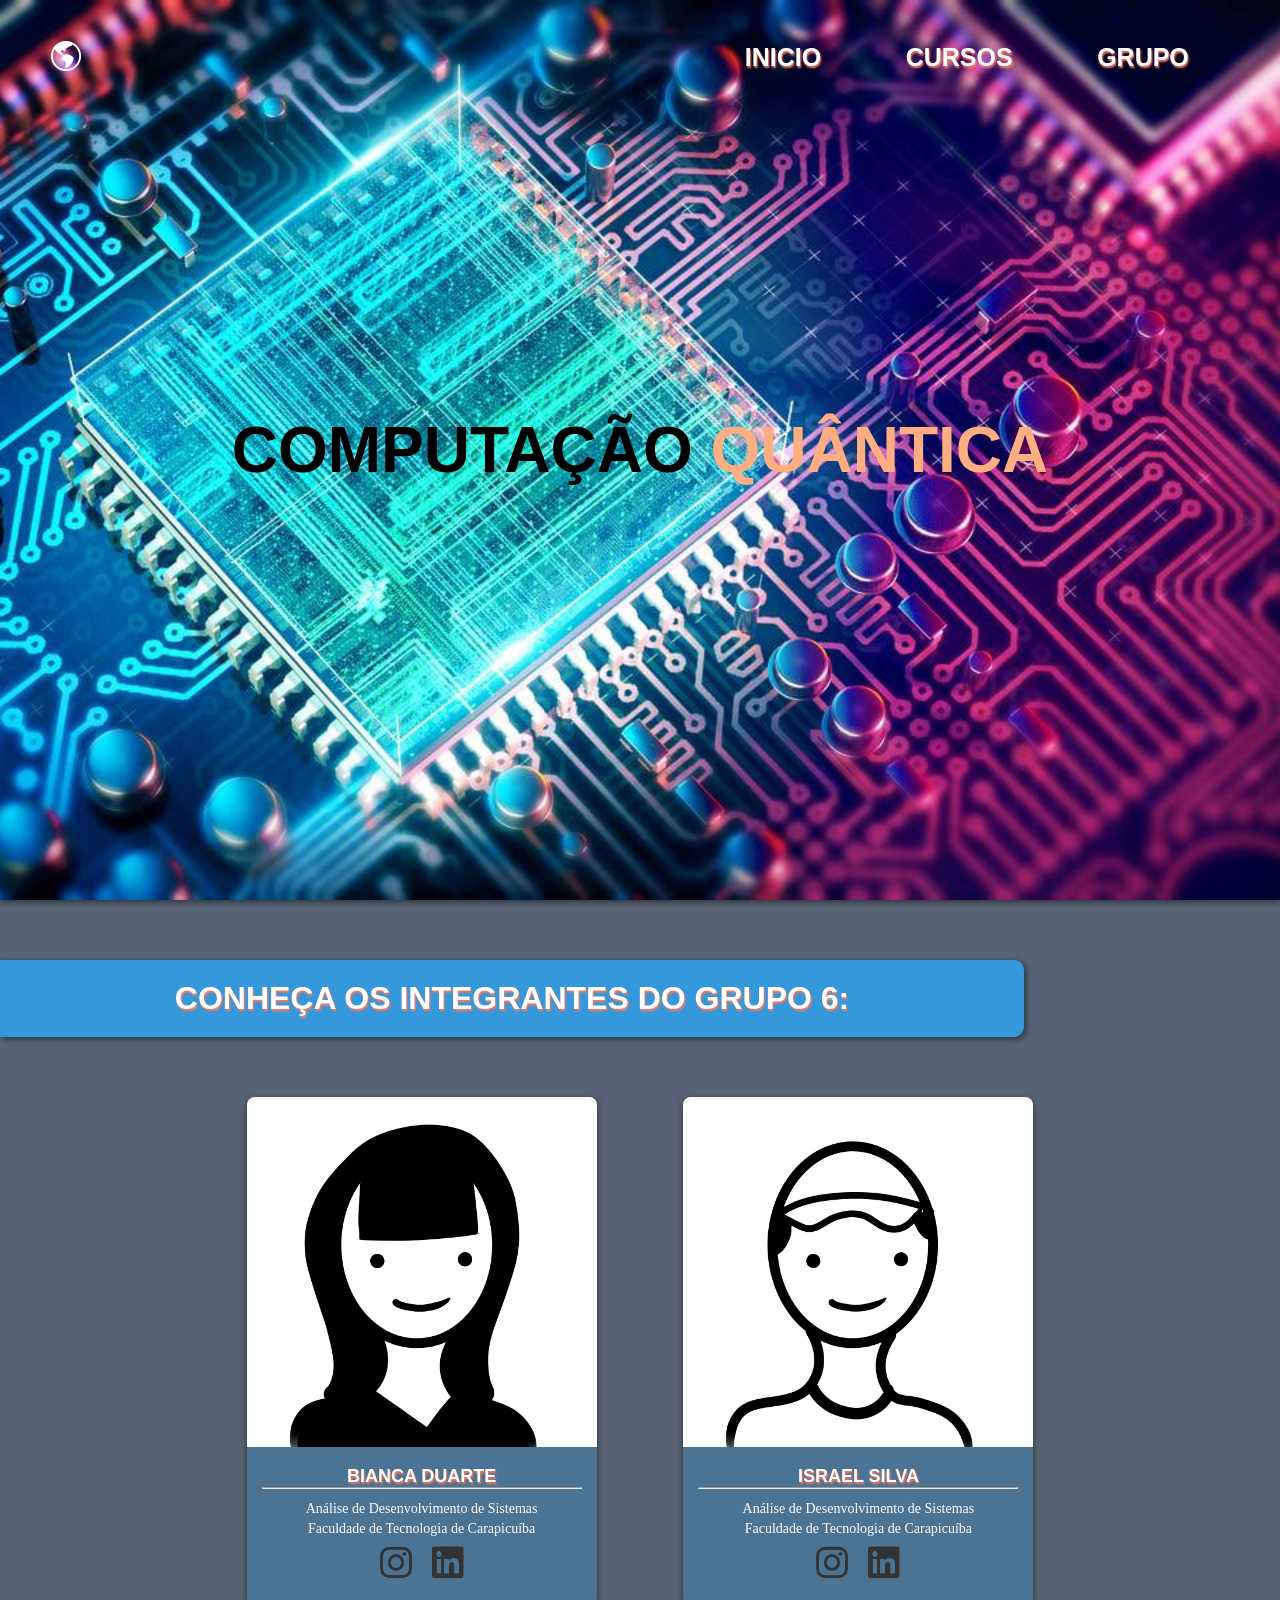
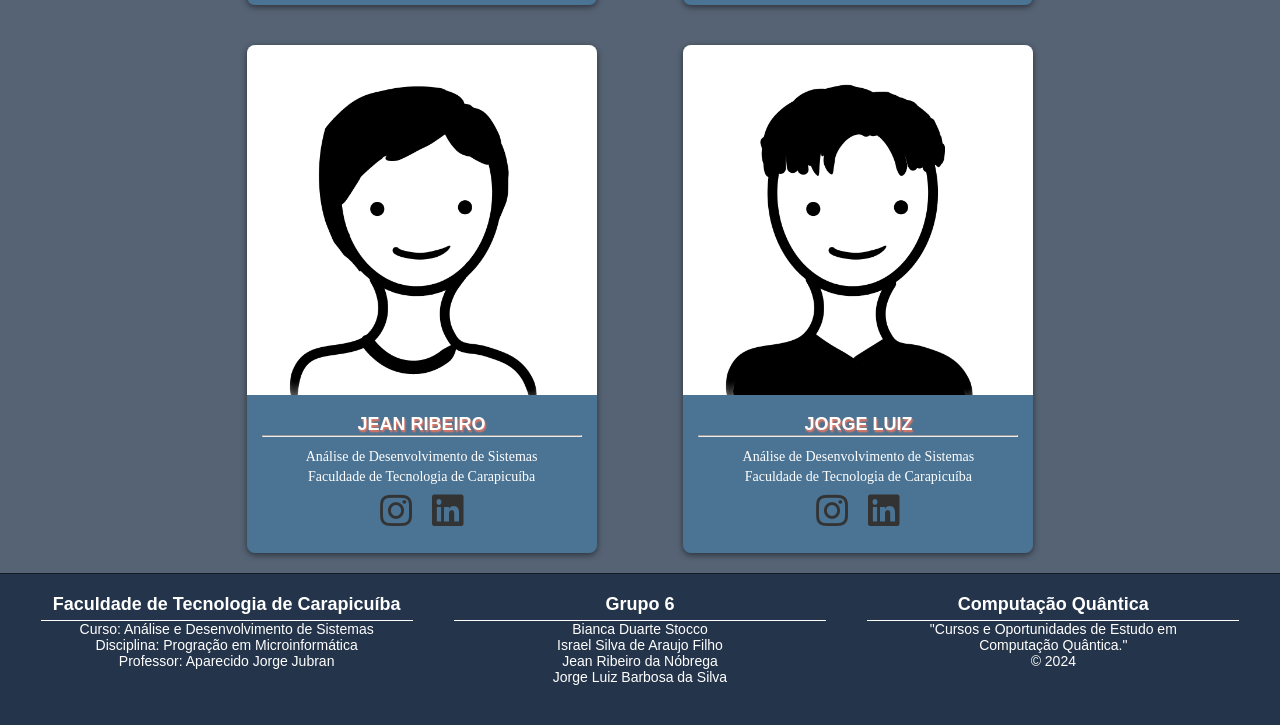
<file: Paginas/CursosEOportunidade/integrantes.html>
<!DOCTYPE html>
<html lang="pt-br">

<head>
    <link rel="icon" href="image/led.png" type="image/x-icon">
    <link rel="stylesheet" href="https://cdnjs.cloudflare.com/ajax/libs/font-awesome/5.15.4/css/all.min.css">
    <meta charset="UTF-8">
    <meta http-equiv="X-UA-Compatible" content="IE=edge">
    <meta name="viewport" content="width=device-width, initial-scale=1.0">
    <link rel="stylesheet" href="https://cdn.jsdelivr.net/npm/bootstrap-icons@1.10.4/font/bootstrap-icons.css">
    <title>Computação Quântica</title>
    <link rel="stylesheet" href="style.css">
</head>

<body>
    <!-- MENU -->
    <header id="header">
        <div class="container">

            <div class="flex">

                <a href="#"><i class="bi bi-globe-americas"></i></a>

                <nav>
                    <ul>
                        <li><a href="index.html">INICIO</a></li>
                        <li><a href="Cursos.html#meu-conteudo">CURSOS</a></li>
                        <li><a href="integrantes.html">GRUPO</a></li>
                        <!-- caso queira incluir um link para a central coloque aqui -->
                    </ul>
                </nav>
            </div>

        </div>
    </header>


    <section class="banner">
        <h1>COMPUTAÇÃO <span>QUÂNTICA</span></h1>
    </section>

    <script src="outros/menu.js"></script>
    <!-- FIM DO MENU -->
    <!-- TITULO -->
    <div class="main-title">
        <h1>CONHEÇA OS INTEGRANTES DO GRUPO 6:</h1>
    </div>

    <!-- CARDS INTEGRANTES -->
    <div class="container-card">
        <div class="card">
            <img src="image/bia.png" alt="Imagem 1">
            <div class="card-info">
                <h3>BIANCA DUARTE
                    <hr bg-color="white">
                </h3>
                <p>Análise de Desenvolvimento de Sistemas</p>
                <p>Faculdade de Tecnologia de Carapicuíba</p>
                <!-- redes sociais -->
                <div class="social-icons">
                    <!-- Ícone do Instagram -->
                    <a href="https://www.instagram.com/nome_do_usuario" target="_blank">
                        <i class="fab fa-instagram"></i>
                    </a>

                    <!-- Ícone do LinkedIn -->
                    <a href="https://www.linkedin.com/in/nome_do_usuario" target="_blank">
                        <i class="fab fa-linkedin"></i>
                    </a>
                </div>
                <!-- fim das redes  -->
            </div>
        </div>
        <div class="card">
            <img src="image/israel.png" alt="Imagem 2">
            <div class="card-info">
                <h3>ISRAEL SILVA
                    <hr bg-color="white">
                </h3>
                <p>Análise de Desenvolvimento de Sistemas</p>
                <p>Faculdade de Tecnologia de Carapicuíba</p>
                <!-- redes sociais -->
                <div class="social-icons">
                    <!-- Ícone do Instagram -->
                    <a href="https://www.instagram.com/nome_do_usuario" target="_blank">
                        <i class="fab fa-instagram"></i>
                    </a>

                    <!-- Ícone do LinkedIn -->
                    <a href="https://www.linkedin.com/in/nome_do_usuario" target="_blank">
                        <i class="fab fa-linkedin"></i>
                    </a>
                </div>
                <!-- fim das redes  -->
            </div>
        </div>
    </div>
    <div class="container-card">
        <div class="card">
            <img src="image/jean.png" alt="Imagem 3">
            <div class="card-info">
                <h3>JEAN RIBEIRO
                    <hr bg-color="white">
                </h3>
                <p>Análise de Desenvolvimento de Sistemas</p>
                <p>Faculdade de Tecnologia de Carapicuíba</p>
                <!-- redes sociais -->
                <div class="social-icons">
                    <!-- Ícone do Instagram -->
                    <a href="https://www.instagram.com/nome_do_usuario" target="_blank">
                        <i class="fab fa-instagram"></i>
                    </a>

                    <!-- Ícone do LinkedIn -->
                    <a href="https://www.linkedin.com/in/nome_do_usuario" target="_blank">
                        <i class="fab fa-linkedin"></i>
                    </a>
                </div>
                <!-- fim das redes  -->
            </div>
        </div>
        <div class="card">
            <img src="image/jorge.png" alt="Imagem 4">
            <div class="card-info">
                <h3>JORGE LUIZ
                    <hr bg-color="white">
                </h3>
                <p>Análise de Desenvolvimento de Sistemas</p>
                <p>Faculdade de Tecnologia de Carapicuíba</p>
                <!-- redes sociais -->
                <div class="social-icons">
                    <!-- Ícone do Instagram -->
                    <a href="https://www.instagram.com/nome_do_usuario" target="_blank">
                        <i class="fab fa-instagram"></i>
                    </a>

                    <!-- Ícone do LinkedIn -->
                    <a href="https://www.linkedin.com/in/nome_do_usuario" target="_blank">
                        <i class="fab fa-linkedin"></i>
                    </a>
                </div>
                <!-- fim das redes  -->
            </div>
        </div>
    </div>

    <!-- RODAPÉ -->
    <footer class="footer">
        <div class="column">
            <h3>Faculdade de Tecnologia de Carapicuíba</h3>
            <p>Curso: Análise e Desenvolvimento de Sistemas</p>
            <p>Disciplina: Progração em Microinformática</p>
            <p>Professor: Aparecido Jorge Jubran</p>
        </div>
        <div class="column">
            <h3>Grupo 6</h3>
            <p>Bianca Duarte Stocco</p>
            <p>Israel Silva de Araujo Filho</p>
            <p>Jean Ribeiro da Nóbrega</p>
            <p>Jorge Luiz Barbosa da Silva</p>
        </div>
        <div class="column">
            <h3>Computação Quântica</h3>
            <p>"Cursos e Oportunidades de Estudo em <br /> Computação Quântica."</p>
            <p>&copy; 2024</p>
        </div>
    </footer>
</body>

</html>
</file>
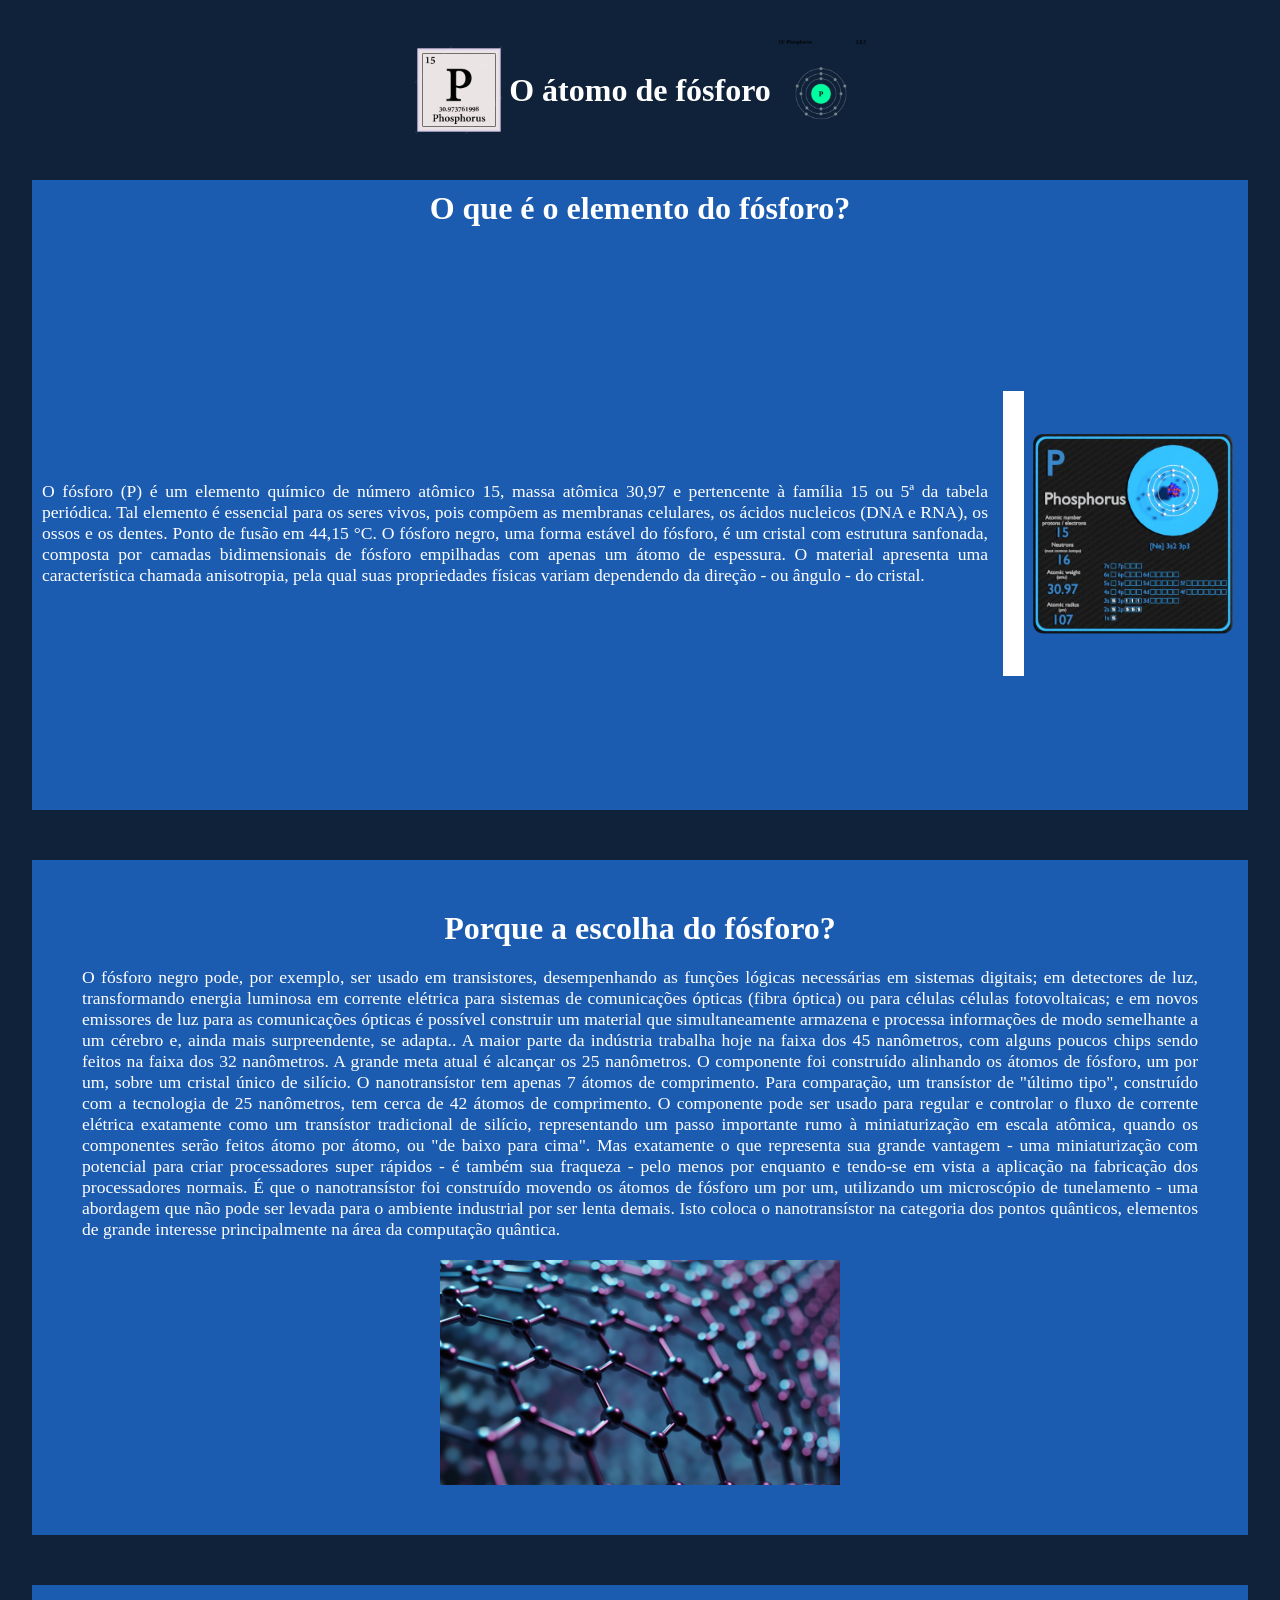
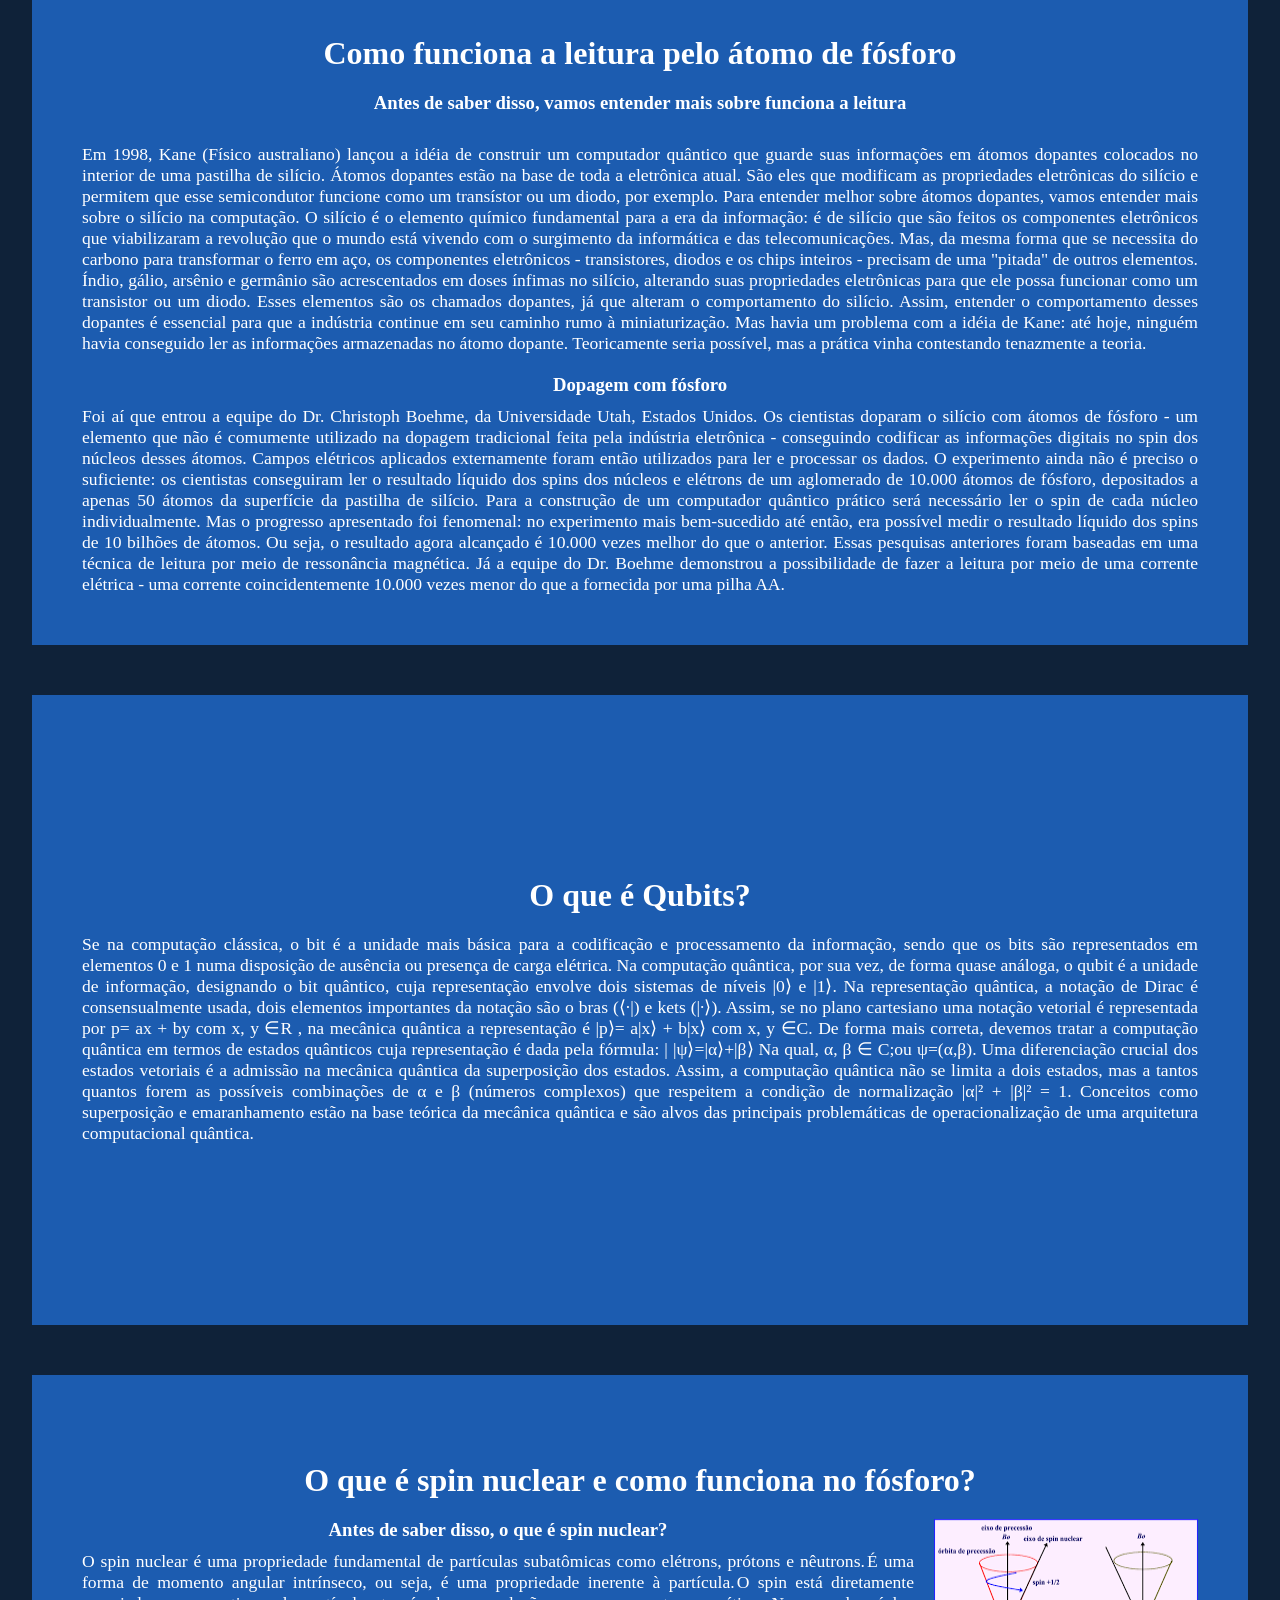
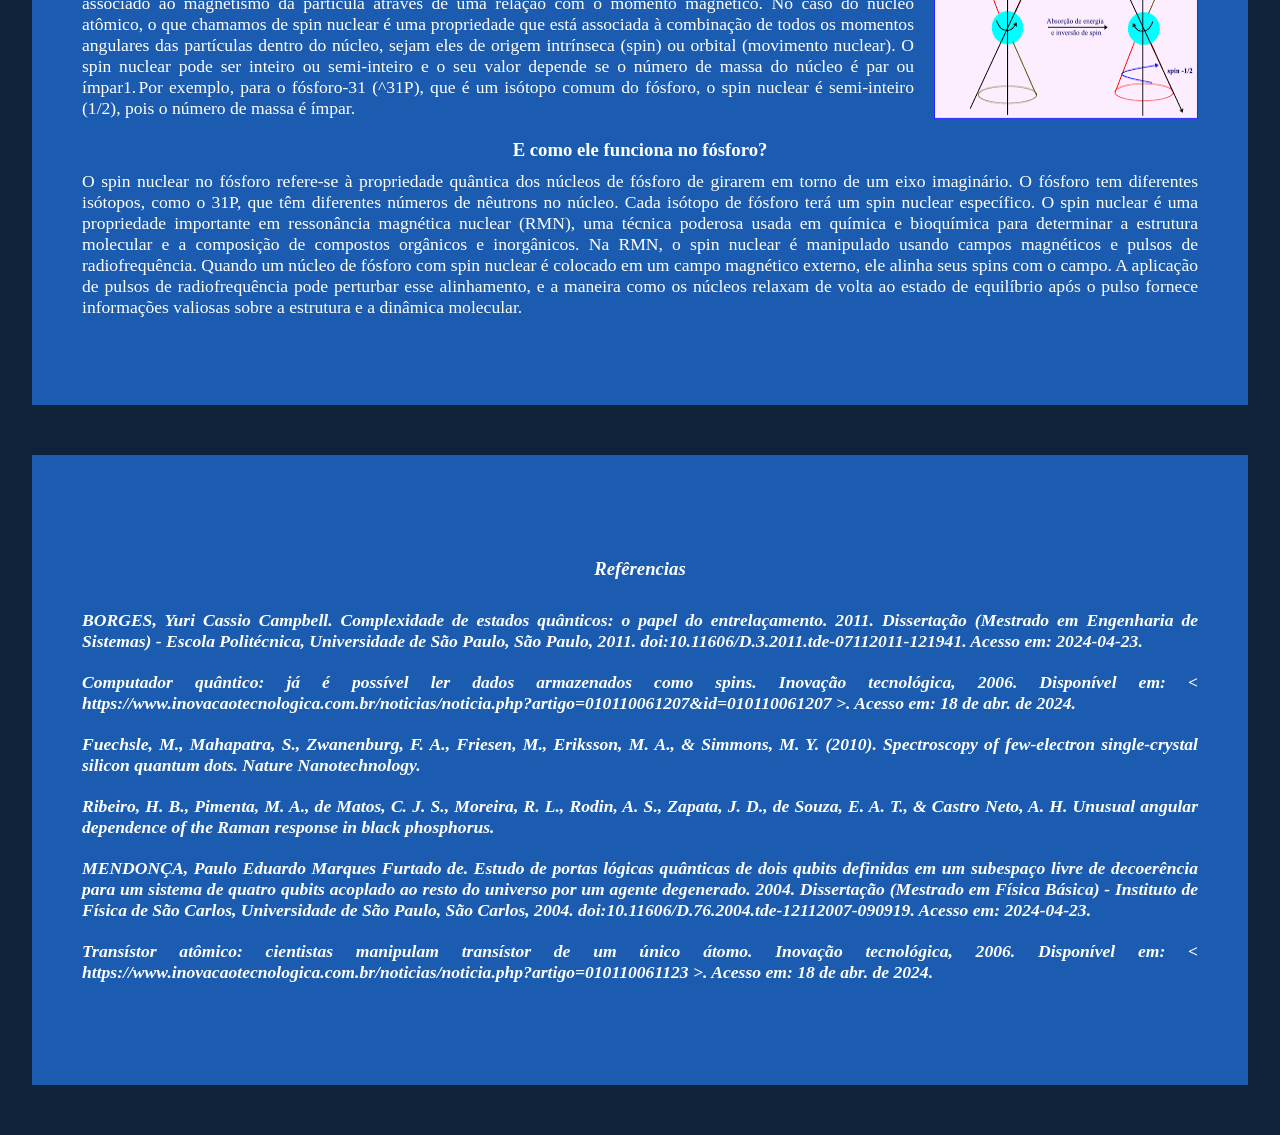
<file: Paginas/OAtomodeFosforo/Fosforo.html>
<!DOCTYPE html>
<html lang="en">
<head>
    <meta charset="UTF-8">
    <meta name="viewport" content="width=device-width, initial-scale=1.0">
    <link rel="stylesheet" href="./FosforoStyle.css">
    <title>O átomo de fósforo</title>
    <!-- Trabalho feito pelos alunos: Edineide Diniz, Gyovanne Martins, Maria Fernanda e Yuri Barbosa do ADS 1 Manhã -->
</head>
<body>
    <div class="header">
        <img src="./imgs/atomoFosforo.png" alt="Imagem do elemento fósforo" class="phosphor pTable">
        <h1>O átomo de fósforo</h1>
        <img src="./imgs/atomoFosforoCirculos.png" alt="Imagem do elemento fósforo" class="phosphor pCirclie">
    </div>
    <section class="about">
        <h2>O que é o elemento do fósforo?</h2>
        <div class="aboutInfo">
            <p >O fósforo (P) é um elemento químico de número atômico 15, massa atômica 30,97 e pertencente à família 15 ou 5ª da tabela periódica. Tal elemento é essencial para os seres vivos, pois compõem as membranas celulares, os ácidos nucleicos (DNA e RNA), os ossos e os dentes. Ponto de fusão em 44,15 °C.
                O fósforo negro, uma forma estável do fósforo, é um cristal com estrutura sanfonada, composta por camadas bidimensionais de fósforo empilhadas com apenas um átomo de espessura. O material apresenta uma característica chamada anisotropia, pela qual suas propriedades físicas variam dependendo da direção - ou ângulo - do cristal.
            </p>
            <div class="images">
                <Img src="./imgs/barraBranca.png" class="bar">
                <img src="./imgs/atomoFosforoTabela.png" alt="Imagem do elemento fósforo" class="phosphor pElement">
            </div>
        </div>
    </section>
    <section class="whyP">
        <h2>Porque a escolha do fósforo?</h2>
        <p>O fósforo negro pode, por exemplo, ser usado em transistores, desempenhando as funções lógicas necessárias em sistemas digitais; em detectores de luz, transformando energia luminosa em corrente elétrica para sistemas de comunicações ópticas (fibra óptica) ou para células células fotovoltaicas; e em novos emissores de luz para as comunicações ópticas é possível construir um material que simultaneamente armazena e processa informações de modo semelhante a um cérebro e, ainda mais surpreendente, se adapta..
            A maior parte da indústria trabalha hoje na faixa dos 45 nanômetros, com alguns poucos chips sendo feitos na faixa dos 32 nanômetros. A grande meta atual é alcançar os 25 nanômetros.
            O componente foi construído alinhando os átomos de fósforo, um por um, sobre um cristal único de silício.
            O nanotransístor tem apenas 7 átomos de comprimento. Para comparação, um transístor de "último tipo", construído com a tecnologia de 25 nanômetros, tem cerca de 42 átomos de comprimento.
            O componente pode ser usado para regular e controlar o fluxo de corrente elétrica exatamente como um transístor tradicional de silício, representando um passo importante rumo à miniaturização em escala atômica, quando os componentes serão feitos átomo por átomo, ou "de baixo para cima".
            Mas exatamente o que representa sua grande vantagem - uma miniaturização com potencial para criar processadores super rápidos - é também sua fraqueza - pelo menos por enquanto e tendo-se em vista a aplicação na fabricação dos processadores normais.
            É que o nanotransístor foi construído movendo os átomos de fósforo um por um, utilizando um microscópio de tunelamento - uma abordagem que não pode ser levada para o ambiente industrial por ser lenta demais.
            Isto coloca o nanotransístor na categoria dos pontos quânticos, elementos de grande interesse principalmente na área da computação quântica.
            </p>
            <img src="./imgs/fosforoNegro.png" alt="Imagem representativa do fósforo negro">
    </section>
    <section class="work" id="fosforo-content2">
        <h2>Como funciona a leitura pelo átomo de fósforo </h2>
        <h3>Antes de saber disso, vamos entender mais sobre funciona a leitura</h3>
        <p>Em 1998, Kane (Físico australiano) lançou a idéia de construir um computador quântico que guarde suas informações em átomos dopantes colocados no interior de uma pastilha de silício. 
            Átomos dopantes estão na base de toda a eletrônica atual. São eles que modificam as propriedades eletrônicas do silício e permitem que esse semicondutor funcione como um transístor ou um diodo, por exemplo. 
            Para entender melhor sobre átomos dopantes, vamos entender mais sobre o silício na computação. O silício é o elemento químico fundamental para a era da informação: é de silício que são feitos os componentes eletrônicos que viabilizaram a revolução que o mundo está vivendo com o surgimento da informática e das telecomunicações. 
            Mas, da mesma forma que se necessita do carbono para transformar o ferro em aço, os componentes eletrônicos - transistores, diodos e os chips inteiros - precisam de uma "pitada" de outros elementos. 
            Índio, gálio, arsênio e germânio são acrescentados em doses ínfimas no silício, alterando suas propriedades eletrônicas para que ele possa funcionar como um transistor ou um diodo. 
            Esses elementos são os chamados dopantes, já que alteram o comportamento do silício. Assim, entender o comportamento desses dopantes é essencial para que a indústria continue em seu caminho rumo à miniaturização. 
            Mas havia um problema com a idéia de Kane: até hoje, ninguém havia conseguido ler as informações armazenadas no átomo dopante. Teoricamente seria possível, mas a prática vinha contestando tenazmente a teoria. 
        </p>
        <div>
            <h3>Dopagem com fósforo </h3>
            <p>Foi aí que entrou a equipe do Dr. Christoph Boehme, da Universidade Utah, Estados Unidos. 
                Os cientistas doparam o silício com átomos de fósforo - um elemento que não é comumente utilizado na dopagem tradicional feita pela indústria eletrônica - conseguindo codificar as informações digitais no spin dos núcleos desses átomos. 
                Campos elétricos aplicados externamente foram então utilizados para ler e processar os dados. 
                O experimento ainda não é preciso o suficiente: os cientistas conseguiram ler o resultado líquido dos spins dos núcleos e elétrons de um aglomerado de 10.000 átomos de fósforo, depositados a apenas 50 átomos da superfície da pastilha de silício. Para a construção de um computador quântico prático será necessário ler o spin de cada núcleo individualmente. 
                Mas o progresso apresentado foi fenomenal: no experimento mais bem-sucedido até então, era possível medir o resultado líquido dos spins de 10 bilhões de átomos. Ou seja, o resultado agora alcançado é 10.000 vezes melhor do que o anterior. 
                Essas pesquisas anteriores foram baseadas em uma técnica de leitura por meio de ressonância magnética.  
                Já a equipe do Dr. Boehme demonstrou a possibilidade de fazer a leitura por meio de uma corrente elétrica - uma corrente coincidentemente 10.000 vezes menor do que a fornecida por uma pilha AA. 
            </p>
    </section>
    <section class="Qubits" id="fosforo-content1">
        <h2>O que é Qubits?</h2>
        <p>Se na computação clássica, o bit é a unidade mais básica para a codificação e processamento da informação, sendo que os bits são representados em elementos 0 e 1 numa disposição de ausência ou presença de carga elétrica. Na computação quântica, por sua vez, de forma quase análoga, o qubit é a unidade de informação, designando o bit quântico, cuja representação envolve dois sistemas de níveis |0⟩ e |1⟩.
            Na representação quântica, a notação de Dirac é consensualmente usada, dois elementos importantes da notação são o bras (⟨∙|) e kets (|∙⟩). Assim, se no plano cartesiano uma notação vetorial é representada por p= ax + by com x, y ∈R , na mecânica quântica a representação é |p⟩= a|x⟩ + b|x⟩ com x, y ∈C.
            De forma mais correta, devemos tratar a computação quântica em termos de estados quânticos cuja representação é dada pela fórmula:
            |
            |ψ⟩=|α⟩+|β⟩
            Na qual, α, β ∈ C;ou ψ=(α,β).
            Uma diferenciação crucial dos estados vetoriais é a admissão na mecânica quântica da superposição dos estados. Assim, a computação quântica não se limita a dois estados, mas a tantos quantos forem as possíveis combinações de α e β (números complexos) que respeitem a condição de normalização |α|² + |β|² = 1. Conceitos como superposição e emaranhamento estão na base teórica da mecânica quântica e são alvos das principais problemáticas de operacionalização de uma arquitetura computacional quântica.            </p>
    </section>
    <section class="spin" id="fosforo-content3">
        <h2>O  que é spin nuclear e como funciona no fósforo?</h2>
        <div class="spinFirst">
            <div>
                <h3>Antes de saber disso, o que é spin nuclear?</h3>
                <p>O spin nuclear é uma propriedade fundamental de partículas subatômicas como elétrons, prótons e nêutrons. É uma forma de momento angular intrínseco, ou seja, é uma propriedade inerente à partícula. O spin está diretamente associado ao magnetismo da partícula através de uma relação com o momento magnético. 
        
                    No caso do núcleo atômico, o que chamamos de spin nuclear é uma propriedade que está associada à combinação de todos os momentos angulares das partículas dentro do núcleo, sejam eles de origem intrínseca (spin) ou orbital (movimento nuclear). 
                    
                    O spin nuclear pode ser inteiro ou semi-inteiro e o seu valor depende se o número de massa do núcleo é par ou ímpar1. Por exemplo, para o fósforo-31 (^31P), que é um isótopo comum do fósforo, o spin nuclear é semi-inteiro (1/2), pois o número de massa é ímpar. 
                </p>
            </div>
            <img src="./imgs/spin.png" alt="Imagem de como funciona o spin de um átomo">
        </div>
        <div>
            <h3>E como ele funciona no fósforo? </h3>
            <p>O spin nuclear no fósforo refere-se à propriedade quântica dos núcleos de fósforo de girarem em torno de um eixo imaginário. O fósforo tem diferentes isótopos, como o 31P, que têm diferentes números de nêutrons no núcleo. Cada isótopo de fósforo terá um spin nuclear específico. 
                O spin nuclear é uma propriedade importante em ressonância magnética nuclear (RMN), uma técnica poderosa usada em química e bioquímica para determinar a estrutura molecular e a composição de compostos orgânicos e inorgânicos. Na RMN, o spin nuclear é manipulado usando campos magnéticos e pulsos de radiofrequência. Quando um núcleo de fósforo com spin nuclear é colocado em um campo magnético externo, ele alinha seus spins com o campo. A aplicação de pulsos de radiofrequência pode perturbar esse alinhamento, e a maneira como os núcleos relaxam de volta ao estado de equilíbrio após o pulso fornece informações valiosas sobre a estrutura e a dinâmica molecular. 
            </p>
    </section>
    <section class="references">
        <h3>Refêrencias</h3>
        <p>BORGES, Yuri Cassio Campbell. Complexidade de estados quânticos: o papel do entrelaçamento. 2011. Dissertação (Mestrado em Engenharia de Sistemas) - Escola Politécnica, Universidade de São Paulo, São Paulo, 2011. doi:10.11606/D.3.2011.tde-07112011-121941. Acesso em: 2024-04-23.</p>
        <p>Computador quântico: já é possível ler dados armazenados como spins. Inovação tecnológica, 2006. Disponível em: < https://www.inovacaotecnologica.com.br/noticias/noticia.php?artigo=010110061207&id=010110061207 >. Acesso em: 18 de abr. de 2024.</p>
        <p>Fuechsle, M., Mahapatra, S., Zwanenburg, F. A., Friesen, M., Eriksson, M. A., & Simmons, M. Y. (2010). Spectroscopy of few-electron single-crystal silicon quantum dots. Nature Nanotechnology.</p>
        <p>Ribeiro, H. B., Pimenta, M. A., de Matos, C. J. S., Moreira, R. L., Rodin, A. S., Zapata, J. D., de Souza, E. A. T., & Castro Neto, A. H. Unusual angular dependence of the Raman response in black phosphorus.</p>
        <p>MENDONÇA, Paulo Eduardo Marques Furtado de. Estudo de portas lógicas quânticas de dois qubits definidas em um subespaço livre de decoerência para um sistema de quatro qubits acoplado ao resto do universo por um agente degenerado. 2004. Dissertação (Mestrado em Física Básica) - Instituto de Física de São Carlos, Universidade de São Paulo, São Carlos, 2004. doi:10.11606/D.76.2004.tde-12112007-090919. Acesso em: 2024-04-23.</p>
        <p>Transístor atômico: cientistas manipulam transístor de um único átomo. Inovação tecnológica, 2006. Disponível em: < https://www.inovacaotecnologica.com.br/noticias/noticia.php?artigo=010110061123 >. Acesso em: 18 de abr. de 2024.</p>
    </section>


</body>
</html>
</file>
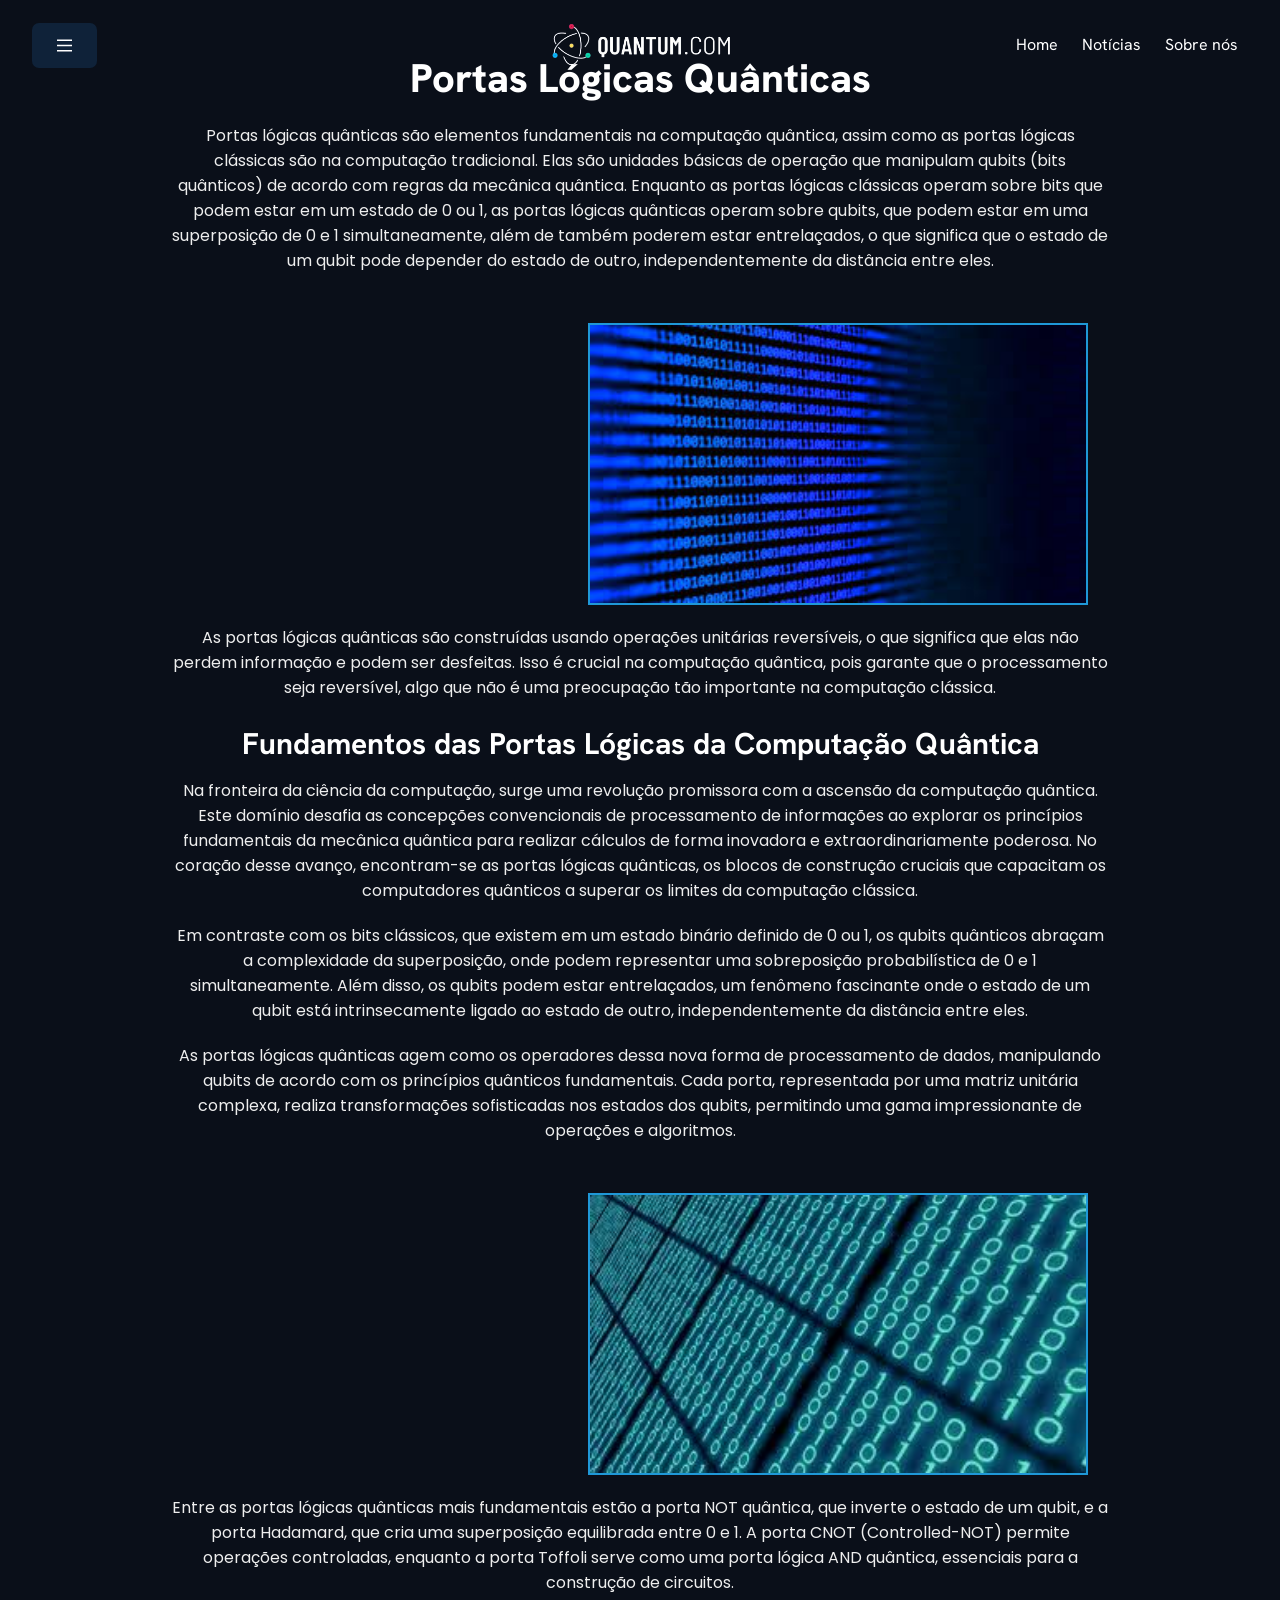
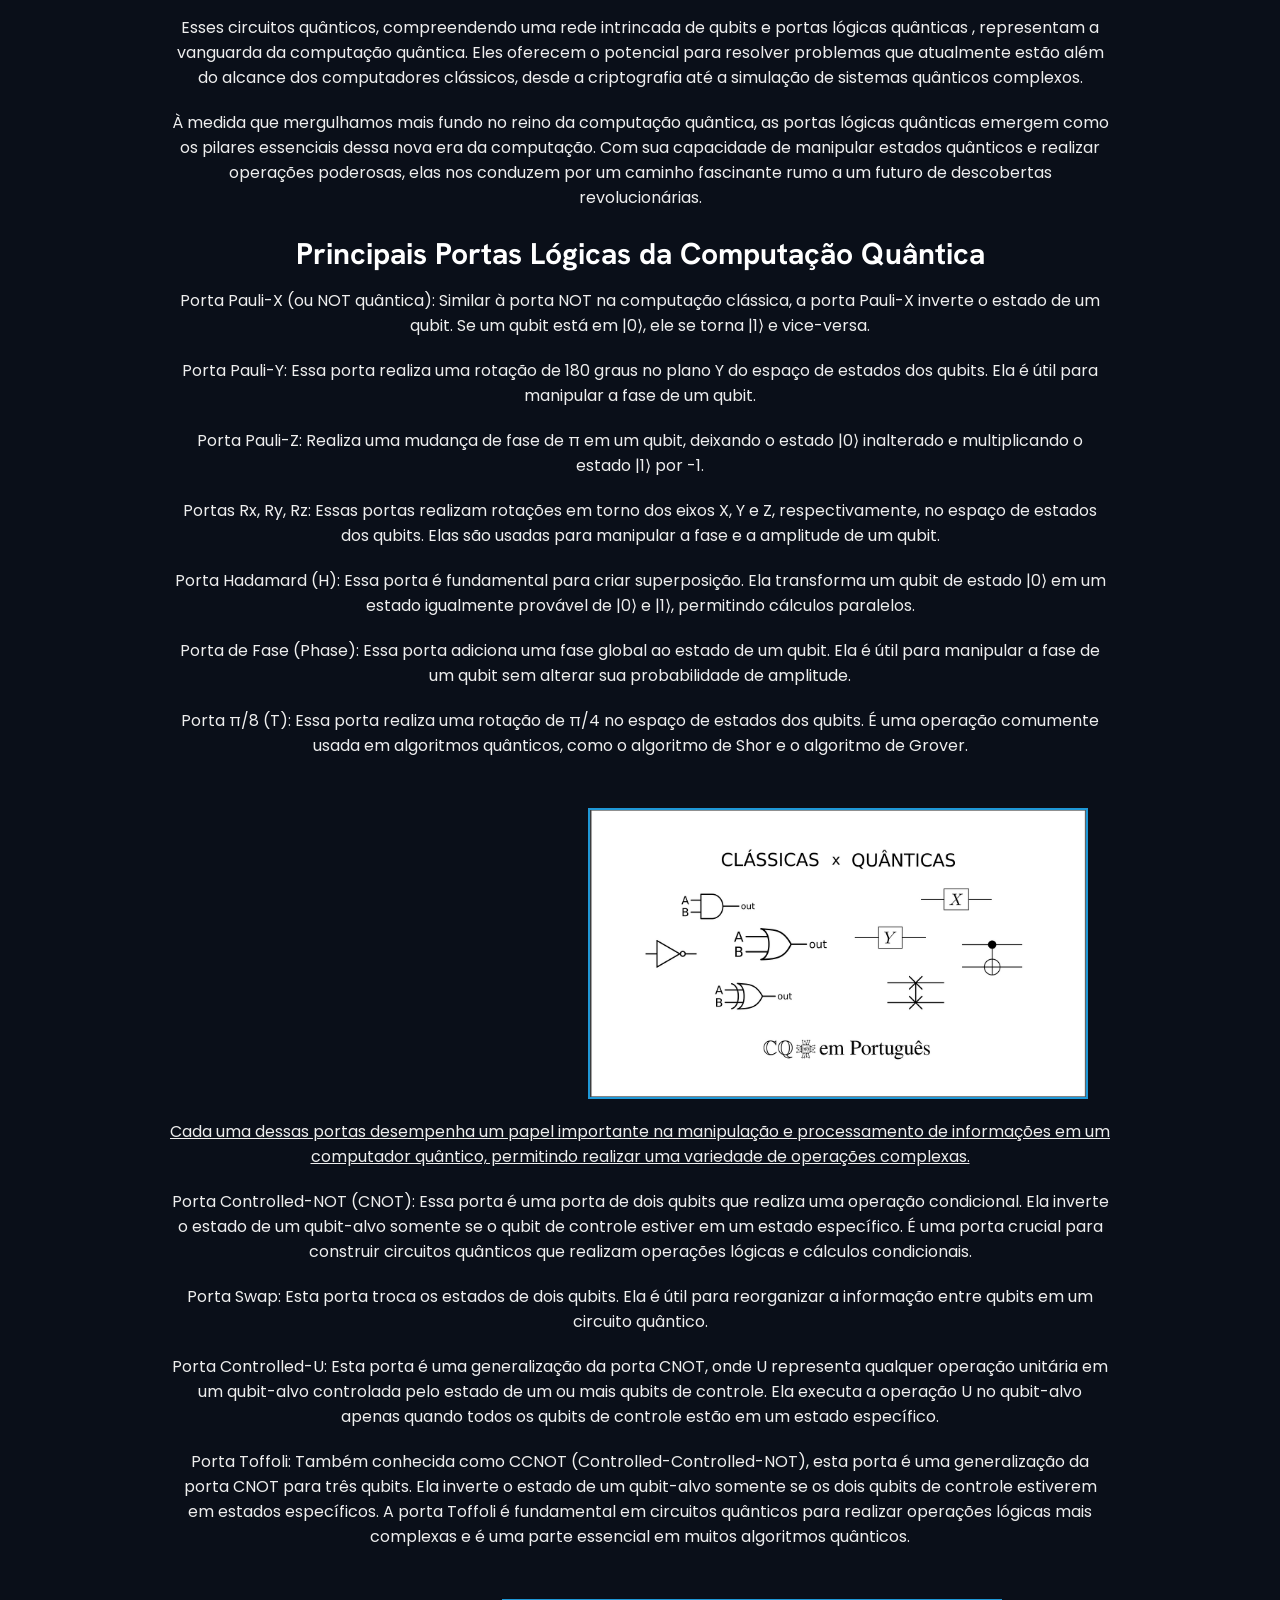
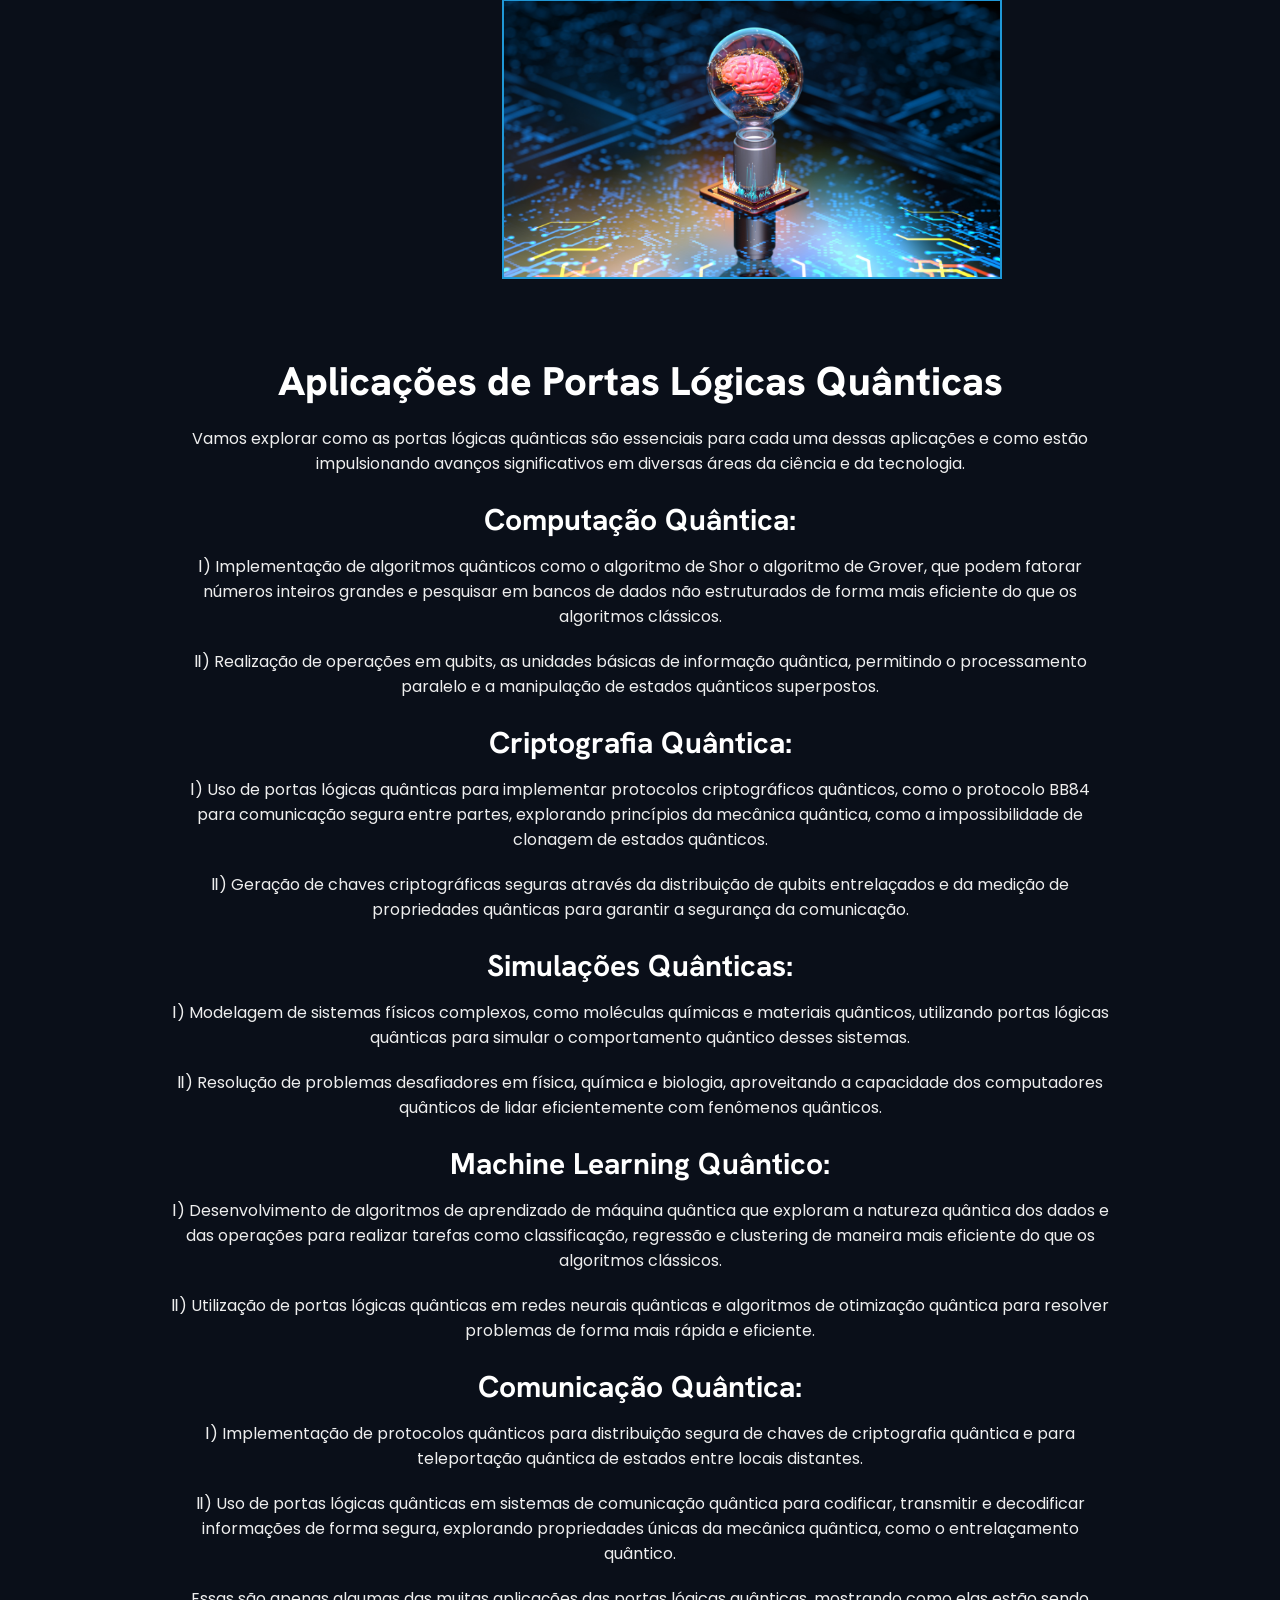
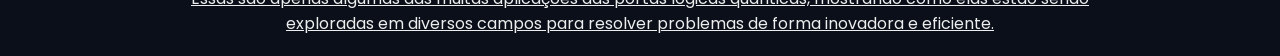
<file: Paginas/PortasLogicas/pgInicial.html>
<!DOCTYPE html>
<html lang="pt-br">

<head>

    <meta charset="UTF-8">
    <meta name="viewport" content="width=device-width, initial-scale=1.0">
    <link rel="stylesheet" href="estilo.css">
    <title>Quantum.com/portas logicas quanticas</title>

</head>

<body>
    <header>
        <button class="btn-tamanho1 btn-cor-primaria btn-menu" id="handleShowModal">
            <svg width="100" height="100" viewBox="0 0 100 100" class="icon-set">
                <path class="line line1"
                    d="M 20,29.000046 H 80.000231 C 80.000231,29.000046 94.498839,28.817352 94.532987,66.711331 94.543142,77.980673 90.966081,81.670246 85.259173,81.668997 79.552261,81.667751 75.000211,74.999942 75.000211,74.999942 L 25.000021,25.000058" />
                <path class="line line2" d="M 20,50 H 80" />
                <path class="line line3"
                    d="M 20,70.999954 H 80.000231 C 80.000231,70.999954 94.498839,71.182648 94.532987,33.288669 94.543142,22.019327 90.966081,18.329754 85.259173,18.331003 79.552261,18.332249 75.000211,25.000058 75.000211,25.000058 L 25.000021,74.999942" />
            </svg>
        </button>

        <img src="../../Assets/Media/Imagens/logo_quantumcom.png" alt="Logo do nosso site" class="logo" />
        <ul class="hanken-grotesk regular-text navbar__links mobile__hidden">
            <li>
                <a href="./../../index.html">Home</a>
            </li>
            <li>
                <a href="">Notícias</a>
            </li>
            <li>
                <a href="./../SobreNos/index.html">Sobre nós</a>
            </li>
        </ul>
        <nav class="poppins menu__links hidden">
            <ul>
                <li class="navigation__home mobile__show">
                    <a href="./../../index.html">Home</a>
                    <a href="">Notícias</a>
                    <a href="/Paginas/SobreNos/about.html">Sobre nós</a>
                </li>
                <hr class="mobile__show" />
                <li><a href="./pgInicial.html">Portas Lógicas Quânticas</a></li>
                <li><a href="./../LinguagemAssembler/LinguagemAssembler.html">Linguagem Assembler Quântica</a></li>
                <li><a href="./../OAtomodeFosforo/Fosforo.html">O Átomo de Fósforo na Computação Quântica</a></li>
                <li><a href="./../PromptsDeComputacaoQuantica/Prompts.html">Prompts de ComputaçãoQuântica</a></li>
                <li><a href="./../AplicacoesExistentes/AplicacoesExistentes.html">Aplicações Existentes de Computação
                        Quântica</a></li>
                <li><a href="./../CursosEOportunidade/Cursos.html">Cursos e Oportunidades de Estudo em Computação
                        Quântica</a></li>
                <li><a href="./../InteligenciaArtificial/Inteligencia.html">Inteligência Artificial e Computação
                        Quântica</a></li>
            </ul>
        </nav>
    </header>

    <div id="h1">

        <h1 class="hanken-grotesk">Portas Lógicas Quânticas</h1>

    </div>

    <p class="poppins">Portas lógicas quânticas são elementos fundamentais na computação quântica,
        assim como as portas lógicas clássicas são na computação tradicional. Elas são unidades básicas
        de operação que manipulam qubits (bits quânticos) de acordo com regras da mecânica quântica.

        Enquanto as portas lógicas clássicas operam sobre bits que podem estar em um estado de 0 ou 1,
        as portas lógicas quânticas operam sobre qubits, que podem estar em uma superposição de 0 e 1
        simultaneamente, além de também poderem estar entrelaçados, o que significa que o estado de um
        qubit pode depender do estado de outro, independentemente da distância entre eles. </p>

    <img class="img2" src="./assets/linha de codigo quantico.jpg">

    <p class="poppins">As portas lógicas quânticas são construídas usando operações unitárias reversíveis,
        o que significa que elas não perdem informação e podem ser desfeitas. Isso é crucial na computação
        quântica, pois garante que o processamento seja reversível, algo que não é uma preocupação tão importante
        na computação clássica.</p>

    <div id="h3">

        <h3 class="hanken-grotesk" id="portaslogicas-content1">Fundamentos das Portas Lógicas da Computação Quântica</h3>

    </div>

    <p class="poppins">Na fronteira da ciência da computação, surge uma revolução promissora com a ascensão da
        computação quântica. Este domínio desafia as concepções convencionais de processamento de informações
        ao explorar os princípios fundamentais da mecânica quântica para realizar cálculos de forma inovadora
        e extraordinariamente poderosa. No coração desse avanço, encontram-se as portas lógicas quânticas, os
        blocos de construção cruciais que capacitam os computadores quânticos a superar os limites da computação
        clássica. </p>



    <p class="poppins">Em contraste com os bits clássicos, que existem em um estado binário definido de 0 ou 1,
        os qubits quânticos abraçam a complexidade da superposição, onde podem representar uma sobreposição
        probabilística de 0 e 1 simultaneamente. Além disso, os qubits podem estar entrelaçados, um fenômeno
        fascinante onde o estado de um qubit está intrinsecamente ligado ao estado de outro, independentemente
        da distância entre eles.</p>



    <p class="poppins">As portas lógicas quânticas agem como os operadores dessa nova forma de processamento de dados,
        manipulando
        qubits de acordo com os princípios quânticos fundamentais. Cada porta, representada por uma matriz
        unitária complexa, realiza transformações sofisticadas nos estados dos qubits, permitindo uma gama
        impressionante de operações e algoritmos.</p>


    <img class="img2" src="./assets/linha de codigo 2.jpg">


    <p class="poppins">Entre as portas lógicas quânticas mais fundamentais estão a porta NOT quântica, que inverte o
        estado de
        um qubit, e a porta Hadamard, que cria uma superposição equilibrada entre 0 e 1. A porta CNOT
        (Controlled-NOT) permite operações controladas, enquanto a porta Toffoli serve como uma porta lógica AND
        quântica, essenciais para a construção de circuitos.</p>



    <p class="poppins">Esses circuitos quânticos, compreendendo uma rede intrincada de qubits e portas lógicas quânticas
        , representam a vanguarda da computação quântica. Eles oferecem o potencial para resolver problemas
        que atualmente estão além do alcance dos computadores clássicos, desde a criptografia até a simulação
        de sistemas quânticos complexos.</p>



    <p class="poppins">À medida que mergulhamos mais fundo no reino da computação quântica, as portas lógicas quânticas
        emergem
        como os pilares essenciais dessa nova era da computação. Com sua capacidade de manipular estados quânticos
        e realizar operações poderosas, elas nos conduzem por um caminho fascinante rumo a um futuro de descobertas
        revolucionárias.</p>

    <div id="h3">

        <h3 class="hanken-grotesk" id="portaslogicas-content2">Principais Portas Lógicas da Computação Quântica</h3>

    </div>

    <p class="poppins">Porta Pauli-X (ou NOT quântica): Similar à porta NOT na computação clássica, a porta
        Pauli-X inverte o estado de um qubit. Se um qubit está em |0⟩, ele se torna |1⟩ e vice-versa. </p>

    <p class="poppins">Porta Pauli-Y: Essa porta realiza uma rotação de 180 graus no plano Y do espaço de
        estados dos qubits. Ela é útil para manipular a fase de um qubit.</p>

    <p class="poppins">Porta Pauli-Z: Realiza uma mudança de fase de π em um qubit, deixando o estado
        |0⟩ inalterado e multiplicando o estado |1⟩ por -1.</p>

    <p class="poppins">Portas Rx, Ry, Rz: Essas portas realizam rotações em torno dos eixos X, Y e Z,
        respectivamente, no espaço de estados dos qubits. Elas são usadas para manipular a fase e a amplitude
        de um qubit.</p>

    <p class="poppins">Porta Hadamard (H): Essa porta é fundamental para criar superposição.
        Ela transforma um qubit de estado |0⟩ em um estado igualmente provável de |0⟩ e |1⟩,
        permitindo cálculos paralelos.</p>

    <p class="poppins">Porta de Fase (Phase): Essa porta adiciona uma fase global ao estado de um qubit.
        Ela é útil para manipular a fase de um qubit sem alterar sua probabilidade de amplitude.</p>

    <p class="poppins">Porta π/8 (T): Essa porta realiza uma rotação de π/4 no espaço de estados dos qubits.
        É uma operação comumente usada em algoritmos quânticos, como o algoritmo de Shor e o algoritmo
        de Grover.</p>

    <img class="img3" src="./assets/portas logicas.png">

    <p class="penfase">Cada uma dessas portas desempenha um papel importante na manipulação e
        processamento de informações em um computador quântico, permitindo realizar uma variedade de
        operações complexas.</p>



    <p class="poppins">Porta Controlled-NOT (CNOT): Essa porta é uma porta de dois qubits que realiza uma
        operação condicional. Ela inverte o estado de um qubit-alvo somente se o qubit de controle estiver
        em um estado específico. É uma porta crucial para construir circuitos quânticos que realizam
        operações lógicas e cálculos condicionais.</p>

    <p class="poppins">Porta Swap: Esta porta troca os estados de dois qubits. Ela é
        útil para reorganizar a informação entre qubits em um circuito quântico.</p>

    <p class="poppins">Porta Controlled-U: Esta porta é uma generalização da porta CNOT,
        onde U representa qualquer operação unitária em um qubit-alvo controlada pelo estado de
        um ou mais qubits de controle. Ela executa a operação U no qubit-alvo apenas quando
        todos os qubits de controle estão em um estado específico.</p>

    <p class="poppins">Porta Toffoli: Também conhecida como CCNOT (Controlled-Controlled-NOT), esta porta
        é uma generalização da porta CNOT para três qubits. Ela inverte o estado de um qubit-alvo somente
        se os dois qubits de controle estiverem em estados específicos. A porta Toffoli é fundamental em
        circuitos quânticos para realizar operações lógicas mais complexas e é uma parte essencial em muitos
        algoritmos quânticos.</p>

    <div id="h3">

        <img class="img3" src="./assets/Computacao-Quantica.png">
        <h1 class="hanken-grotesk" id="portaslogicas-content3">Aplicações de Portas Lógicas Quânticas</h1>

    </div>
    <p class="poppins"> Vamos explorar como as portas lógicas quânticas são essenciais para cada uma
        dessas aplicações e como estão impulsionando avanços significativos em diversas áreas da ciência e da
        tecnologia.</p>

    <div id="h3">

        <h3 class="hanken-grotesk">Computação Quântica:</h3>

    </div>

    <p class="poppins"> &#8544;) Implementação de algoritmos quânticos como o algoritmo de Shor
        o algoritmo de Grover, que podem fatorar números inteiros grandes e pesquisar em bancos de dados
        não estruturados de forma mais eficiente do que os algoritmos clássicos.</p>
    <p class="poppins"> &#8545;) Realização de operações em qubits, as unidades básicas de informação
        quântica, permitindo o processamento paralelo e a manipulação de estados quânticos superpostos.</p>

    <div id="h3">

        <h3 class="hanken-grotesk">Criptografia Quântica:</h3>

    </div>
    <p class="poppins"> &#8544;) Uso de portas lógicas quânticas para implementar protocolos criptográficos quânticos,
        como
        o protocolo BB84 para comunicação segura entre partes, explorando princípios da mecânica quântica, como a
        impossibilidade
        de clonagem de estados quânticos.</p>
    <p class="poppins"> &#8545;) Geração de chaves criptográficas seguras através da distribuição de qubits entrelaçados
        e da medição
        de propriedades quânticas para garantir a segurança da comunicação.</p>

    <div id="h3">

        <h3 class="hanken-grotesk">Simulações Quânticas:</h3>

    </div>
    <p class="poppins"> &#8544;) Modelagem de sistemas físicos complexos, como moléculas químicas e materiais quânticos,
        utilizando portas
        lógicas quânticas para simular o comportamento quântico desses sistemas.</p>
    <p class="poppins"> &#8545;) Resolução de problemas desafiadores em física, química e biologia, aproveitando a
        capacidade dos computadores
        quânticos de lidar eficientemente com fenômenos quânticos.</p>

    <div id="h3">

        <h3 class="hanken-grotesk">Machine Learning Quântico:</h3>

    </div>
    <p class="poppins"> &#8544;) Desenvolvimento de algoritmos de aprendizado de máquina quântica que exploram a
        natureza quântica dos dados e
        das operações para realizar tarefas como classificação, regressão e clustering de maneira mais eficiente do que
        os algoritmos clássicos.</p>
    <p class="poppins"> &#8545;) Utilização de portas lógicas quânticas em redes neurais quânticas e algoritmos de
        otimização quântica para resolver
        problemas de forma mais rápida e eficiente.</p>

    <div id="h3">

        <h3 class="hanken-grotesk">Comunicação Quântica:</h3>

    </div>
    <p class="poppins"> &#8544;) Implementação de protocolos quânticos para distribuição segura de chaves de
        criptografia quântica e para teleportação
        quântica de estados entre locais distantes.</p>
    <p class="poppins"> &#8545;) Uso de portas lógicas quânticas em sistemas de comunicação quântica para codificar,
        transmitir e decodificar informações
        de forma segura, explorando propriedades únicas da mecânica quântica, como o entrelaçamento quântico.</p>

    <p class="penfase"> Essas são apenas algumas das muitas aplicações das portas lógicas quânticas, mostrando como elas
        estão sendo exploradas em diversos
        campos para resolver problemas de forma inovadora e eficiente.</p>

    <script src="../../Assets/Scripts/home.js"></script>
</body>

</html>
</file>
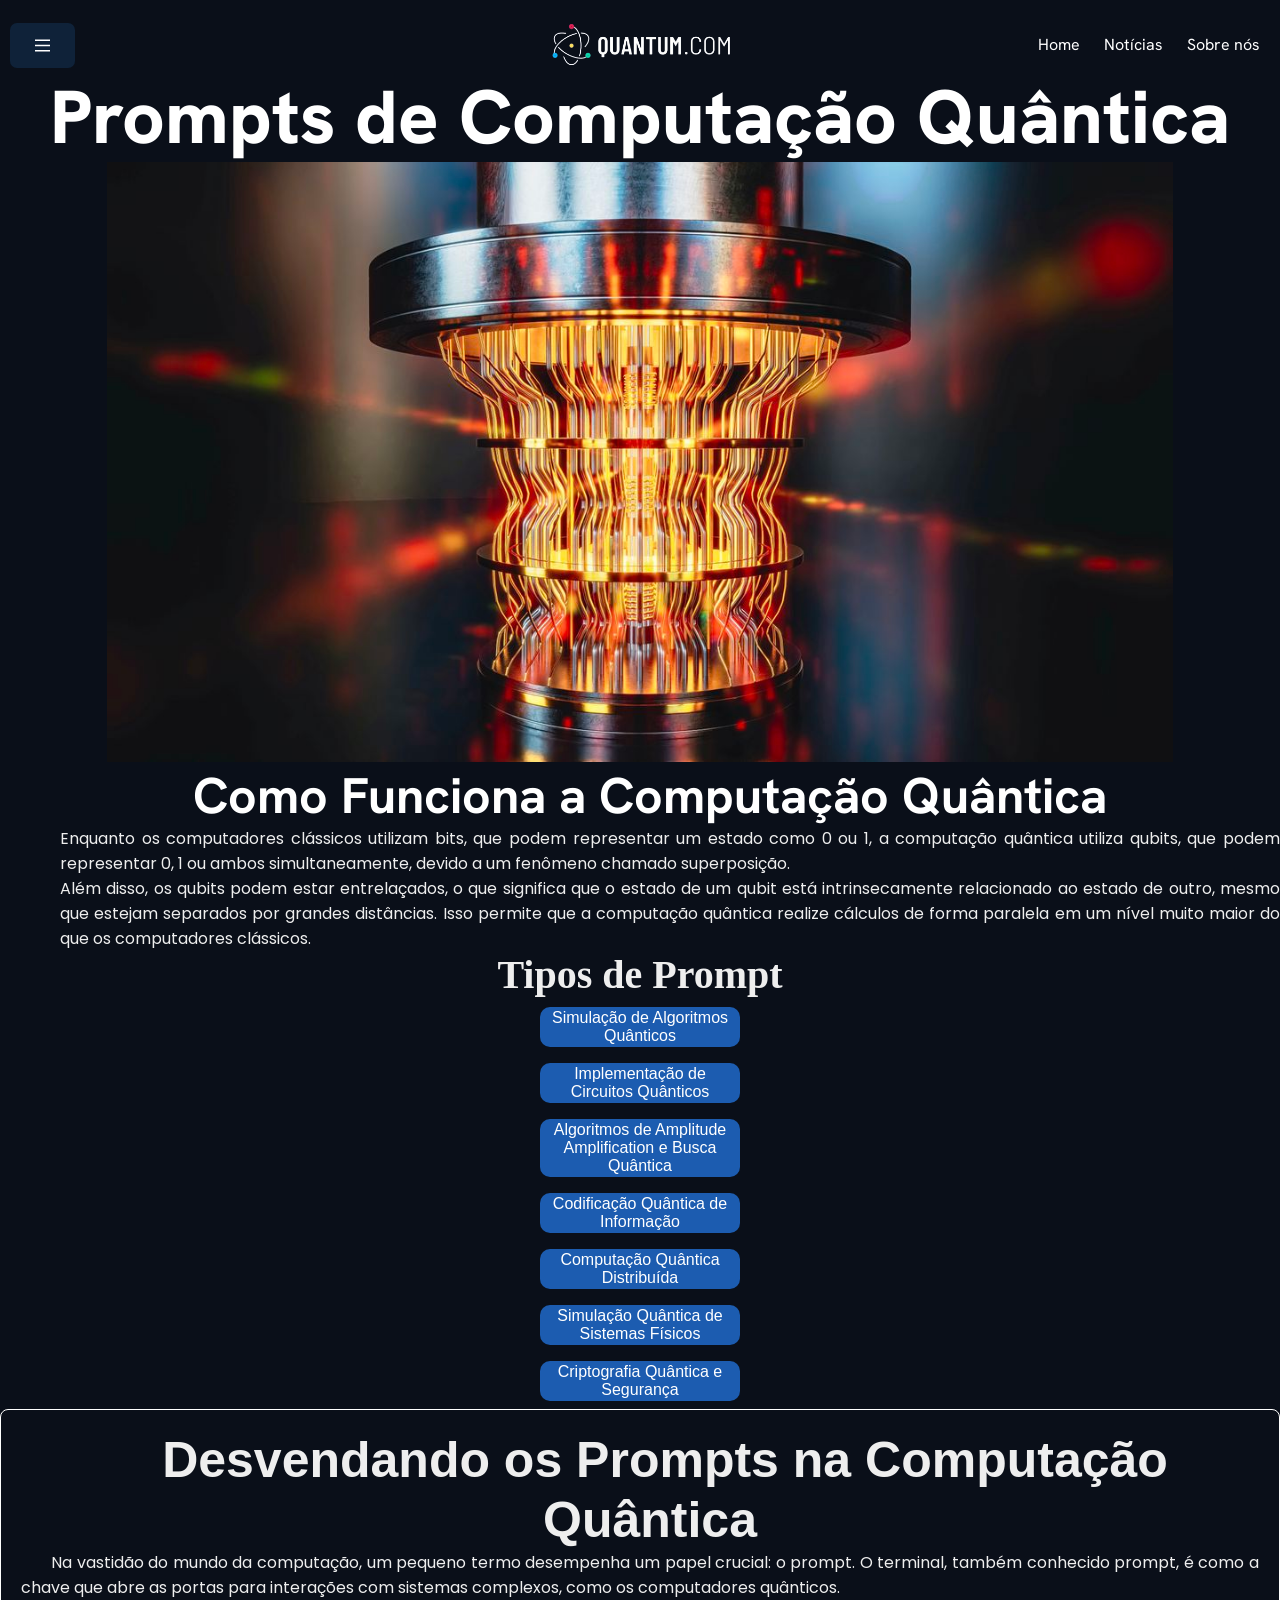
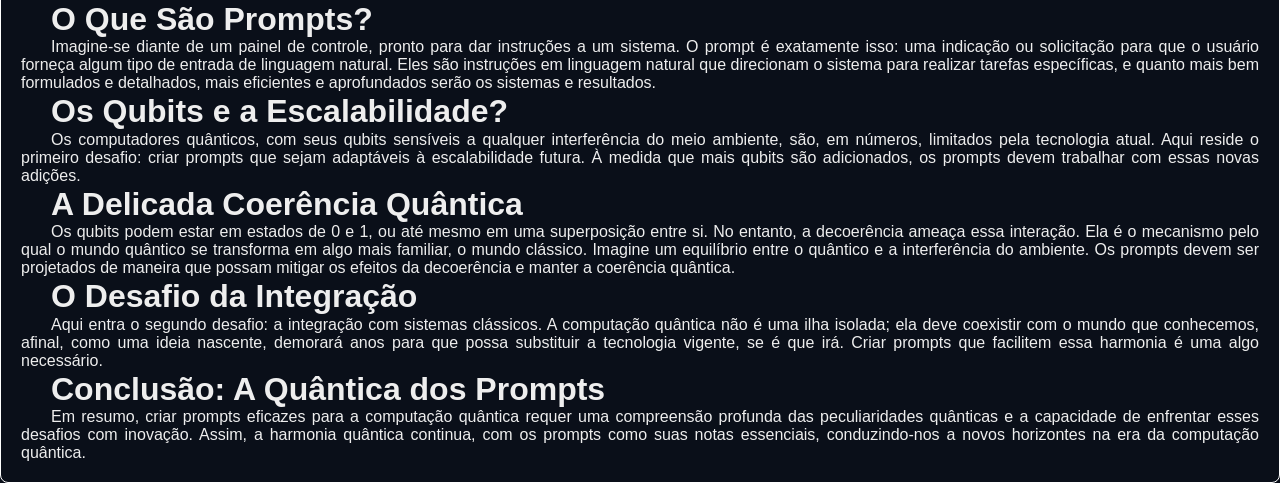
<file: Paginas/PromptsDeComputacaoQuantica/Prompts.html>
<!DOCTYPE html>
<html lang="pt-br">

<head>
  <meta charset="UTF-8">
  <meta name="viewport" content="width=device-width, initial-scale=1.0">
  <link rel="stylesheet" href="./Style.css">
  <title>Prompts de Computação Quântica</title>
</head>

<body>
  <header>
    <button class="btn-tamanho1 btn-cor-primaria btn-menu" id="handleShowModal">
      <svg width="100" height="100" viewBox="0 0 100 100" class="icon-set">
        <path class="line line1"
          d="M 20,29.000046 H 80.000231 C 80.000231,29.000046 94.498839,28.817352 94.532987,66.711331 94.543142,77.980673 90.966081,81.670246 85.259173,81.668997 79.552261,81.667751 75.000211,74.999942 75.000211,74.999942 L 25.000021,25.000058" />
        <path class="line line2" d="M 20,50 H 80" />
        <path class="line line3"
          d="M 20,70.999954 H 80.000231 C 80.000231,70.999954 94.498839,71.182648 94.532987,33.288669 94.543142,22.019327 90.966081,18.329754 85.259173,18.331003 79.552261,18.332249 75.000211,25.000058 75.000211,25.000058 L 25.000021,74.999942" />
      </svg>
    </button>

    <img src="../../Assets/Media/Imagens/logo_quantumcom.png" alt="Logo do nosso site" class="logo" />
    <ul class="hanken-grotesk regular-text navbar__links mobile__hidden">
      <li>
        <a href="#">Home</a>
      </li>
      <li>
        <a href="">Notícias</a>
      </li>
      <li>
        <a href="./Paginas/SobreNos/index.html">Sobre nós</a>
      </li>
    </ul>
    <nav class="poppins menu__links hidden">
      <ul>
        <li class="navigation__home mobile__show">
          <a href="./../../index.html">Home</a>
          <a href="">Notícias</a>
          <a href="/Paginas/SobreNos/about.html">Sobre nós</a>
        </li>
        <hr class="mobile__show" />
        <li><a href="./../PortasLogicas/pgInicial.html">Portas Lógicas Quânticas</a></li>
        <li><a href="./../LinguagemAssembler/LinguagemAssembler.html">Linguagem Assembler Quântica</a></li>
        <li><a href="./../OAtomodeFosforo/Fosforo.html">O Átomo de Fósforo na Computação Quântica</a></li>
        <li><a href="./Prompts.html">Prompts de Computação Quântica</a></li>
        <li><a href="./../AplicacoesExistentes/AplicacoesExistentes.html">Aplicações Existentes de Computação Quântica</a></li>
        <li><a href="./../CursosEOportunidade/Cursos.html">Cursos e Oportunidades de Estudo em Computação Quântica</a></li>
        <li><a href="./../InteligenciaArtificial/Inteligencia.html">Inteligência Artificial e Computação Quântica</a></li>
      </ul>
    </nav>
  </header>
  <center>
    <h1 class="hanken-grotesk">Prompts de Computação Quântica</h1>
  </center>
  <center><img src="./../../Assets/Media/Imagens/Quamtum 1.jpg" height="600px" width="auto"></center>
  <h2 class="hanken-grotesk" id="prompt-content1">Como Funciona a Computação Quântica</h2>
  <p class="paragraph">Enquanto os computadores clássicos utilizam bits, que podem representar um estado como 0 ou 1, a
    computação quântica utiliza qubits, que podem representar 0, 1 ou ambos simultaneamente, devido a um fenômeno
    chamado superposição.<br>
    Além disso, os qubits podem estar entrelaçados, o que significa que o estado de um qubit está intrinsecamente
    relacionado ao estado de outro, mesmo que estejam separados por grandes distâncias. Isso permite que a computação
    quântica realize cálculos de forma paralela em um nível muito maior do que os computadores clássicos.
  </p>
  <h3 id="prompt-content2">Tipos de Prompt</h3>
  <!-- Botão 1 -->
  <button class="custom-button" onclick="exibirOcultar('texto1')">Simulação de Algoritmos Quânticos</button>
  <div id="texto1" class="poppinsalt">
    <p> prompts podem pedir que os pesquisadores projetem algoritmos quânticos para resolver problemas específicos, como
      fatorização de números inteiros (usado em criptografia), busca em bases de dados não estruturadas ou otimização
      quântica.</p>
  </div>

  <!-- Botão 2 -->
  <button class="custom-button" onclick="exibirOcultar('texto2')">Implementação de Circuitos Quânticos</button>
  <div id="texto2" class="poppinsalt">
    <p>prompts podem incluir a criação e a otimização de circuitos quânticos para realizar tarefas como codificação de
      informação, transformações de estado ou operações lógicas.</p>
  </div>

  <!-- Botão 3 -->
  <button class="custom-button" onclick="exibirOcultar('texto3')">Algoritmos de Amplitude Amplification e Busca
    Quântica</button>
  <div id="texto3" class="poppinsalt">
    <p>Os pesquisadores podem ser solicitados a explicar e implementar algoritmos como o algoritmo de Grover, que é
      usado para a busca não estruturada em computação quântica.</p>
  </div>

  <!-- Botão 4 -->
  <button class="custom-button" onclick="exibirOcultar('texto4')">Codificação Quântica de Informação</button>
  <div id="texto4" class="poppinsalt">
    <p>Os prompts podem envolver a codificação e a correção de erros em qubits, usando códigos de correção de erros
      quânticos, como códigos de superfície ou códigos estabilizadores.</p>
  </div>

  <!-- Botão 5 -->
  <button class="custom-button" onclick="exibirOcultar('texto5')">Computação Quântica Distribuída</button>
  <div id="texto5" class="poppinsalt">
    <p>Os pesquisadores podem ser desafiados a projetar protocolos quânticos para comunicação e computação distribuídas,
      que são cruciais para a construção de redes quânticas e sistemas de computação distribuída quântica.</p>
  </div>

  <!-- Botão 6 -->
  <button class="custom-button" onclick="exibirOcultar('texto6')">Simulação Quântica de Sistemas Físicos</button>
  <div id="texto6" class="poppinsalt">
    <p>Os prompts podem envolver a simulação de sistemas físicos complexos usando computação quântica, como a simulação
      de moléculas para aplicações em química quântica ou a simulação de materiais para aplicações em física de
      materiais.</p>
  </div>

  <!-- Botão 7 -->
  <button class="custom-button" onclick="exibirOcultar('texto7')">Criptografia Quântica e Segurança</button>
  <div id="texto7" class="poppinsalt">
    <p>Os pesquisadores podem ser desafiados a analisar protocolos de criptografia quântica, como a distribuição segura
      de chaves ou a comunicação quântica segura, e a propor melhorias ou soluções para desafios específicos de
      segurança.</p>
  </div>

  <div class="container" id="prompt-content2">
    <h2>
      <center>Desvendando os Prompts na Computação Quântica</center>
    </h2>
    <p class="poppins">Na vastidão do mundo da computação, um pequeno termo desempenha um papel crucial: o prompt.
      O terminal, também conhecido prompt, é como a chave que abre as portas para interações com sistemas complexos,
      como os computadores quânticos.</p>

    <h4>O Que São Prompts?</h4>
    <p> Imagine-se diante de um painel de controle, pronto para dar instruções a um sistema. O prompt é exatamente isso:
      uma indicação ou solicitação para que o usuário forneça algum tipo de entrada de linguagem natural.
      Eles são instruções em linguagem natural que direcionam o sistema para realizar tarefas específicas,
      e quanto mais bem formulados e detalhados, mais eficientes e aprofundados serão os sistemas e resultados. </p>

    <h4>Os Qubits e a Escalabilidade?</h4>
    <p>Os computadores quânticos, com seus qubits sensíveis a qualquer interferência do meio ambiente, são, em números,
      limitados pela tecnologia atual. Aqui reside o primeiro desafio: criar prompts que sejam adaptáveis à
      escalabilidade futura.
      À medida que mais qubits são adicionados, os prompts devem trabalhar com essas novas adições.</p>

    <h4>A Delicada Coerência Quântica</h4>
    <p>Os qubits podem estar em estados de 0 e 1, ou até mesmo em uma superposição entre si. No entanto, a decoerência
      ameaça essa interação.
      Ela é o mecanismo pelo qual o mundo quântico se transforma em algo mais familiar, o mundo clássico.
      Imagine um equilíbrio entre o quântico e a interferência do ambiente. Os prompts devem ser projetados de maneira
      que possam
      mitigar os efeitos da decoerência e manter a coerência quântica.</p>

    <h4>O Desafio da Integração</h4>
    <p>Aqui entra o segundo desafio: a integração com sistemas clássicos. A computação quântica não é uma ilha isolada;
      ela deve coexistir com o mundo que conhecemos, afinal, como uma ideia nascente, demorará anos para que possa
      substituir a tecnologia vigente, se é que irá.
      Criar prompts que facilitem essa harmonia é uma algo necessário.</p>

    <h4>Conclusão: A Quântica dos Prompts</h4>
    <p>Em resumo, criar prompts eficazes para a computação quântica requer uma compreensão profunda das peculiaridades
      quânticas e a
      capacidade de enfrentar esses desafios com inovação. Assim, a harmonia quântica continua, com os prompts como suas
      notas essenciais,
      conduzindo-nos a novos horizontes na era da computação quântica.</p>
  </div>
  
  <script src="../../Assets/Scripts/home.js"></script>

  <script>
    function exibirOcultar(id) {
      var texto = document.getElementById(id);
      // Se o texto está visível, oculta; caso contrário, exibe
      texto.style.display = (texto.style.display === "block") ? "none" : "block";
    }
  </script>
</body>
</file>
<file: Assets/CSS/home.css>
@import './style.css';
@import './Components/hero.css';
@import './Components/footer.css';
@import './Components/equipes.css';
@import './Components/timeline.css';
@import './Components/Cards-animados.css';
@import './Components/reportagens.css';

html{
  overflow-x: hidden;
}

:root {
  /* Tamanho base da fonte */
  --page-margin: 4rem;
}

.mobile__show {
  display: none;
}

a {
  text-decoration: none;
}

body {
  max-width: 100vw;
  display: flex;
  flex-direction: column;
  align-items: center;
  /* background: green; */
}

main,
section {
  width: calc(100% - var(--page-margin));
  min-height: fit-content + calc(2 * var(--page-margin));
  height: fit-content;
  margin: 0;
  padding: 0;
}

header {
  width: 100vw;
  max-width: 100%;
  /* background-color: #1F98D7; */
  min-height: 10vh;
  display: flex;
  align-items: center;
  z-index: 4;
  padding-left: calc(var(--page-margin) / 2);
  padding-right: calc(var(--page-margin) / 2);
}

header.scrolled{ 
  background-color: rgba(14,23,39); 
}


.menu__links {
  min-height: 90vh;
  top: 10vh;
  left: 0;
  max-width: 100vw;
  width: fit-content;
  border-right: 2px solid rgb(12, 22, 40);
  border-top: 2px solid rgb(12, 22, 40);
  background: #0A0F19;
  position: fixed;
  border-radius: 0 8px 0 0;
}

.show {
  display: block;
  animation: showMenu .5s ease-in-out;
}

.hidden {
  animation: hiddenMenu .5s ease-in-out;
  display: none;
}

@keyframes showMenu {
  from {
    opacity: 0;
    transform: translateX(-100%);
  }

  to {
    opacity: 1;
    transform: translateX(0);
  }
}

@keyframes hiddenMenu {
  from {
    opacity: 1;
    display: block;
  }

  to {
    opacity: 0;
    display: none;
    transform: translateX(-100%);
  }
}

.menu__links ul {
  display: flex;
  flex-direction: column;
  gap: .5rem;

}

.menu__links li:not([class*="navigation__home"]) {
  min-height: 8vh;
  display: flex;
  align-items: center;
}

.menu__links li:not([class*="navigation__home"]):hover {
  transition: .5s ease-out;
  outline: 2px solid #1F98D7;
}

header>img {
  position: absolute;
  top: 50%;
  left: 50%;
  transform: translate(-50%, -50%);
}

header svg {
  width: 25px;
  height: 25px;
}

.btn-menu {
  position: absolute;
  left: calc(0 + var(--page-margin));
}

/* SVG e animação*/
.line {
  fill: none;
  stroke: black;
  stroke-width: 6;
  transition: stroke-dasharray 600ms cubic-bezier(0.4, 0, 0.2, 1),
    stroke-dashoffset 600ms cubic-bezier(0.4, 0, 0.2, 1);
}

.line1 {
  stroke-dasharray: 60 207;
  stroke-width: 6;
}

.line2 {
  stroke-dasharray: 60 60;
  stroke-width: 6;
}

.line3 {
  stroke-dasharray: 60 207;
  stroke-width: 6;
}

.opened .line1 {
  stroke-dasharray: 90 207;
  stroke-dashoffset: -134;
  stroke-width: 6;
}

.opened .line2 {
  stroke-dasharray: 1 60;
  stroke-dashoffset: -30;
  stroke-width: 6;
}

.opened .line3 {
  stroke-dasharray: 90 207;
  stroke-dashoffset: -134;
  stroke-width: 6;
}

.logo {
  width: 15%;
}

header ul {
  margin-left: auto;
}

/* Começo do main */
main {
  display: flex;
  flex-direction: column;
  align-items: center;
  justify-content: space-around;
  gap: 4rem;
  margin: 8rem 0;
}

.medium-img {
  width: fit-content;
  max-height: 200px;
}


@media screen and (max-width: 1023px) {
  :root {
    --base-font-size: 14px;
    --page-margin: 2rem;
  }
  body{
    overflow-x: hidden;
  }
  
  header{
    width: 100vw;
    max-width: 100%;
    min-height: 75px;
    overflow: hidden;
  }

  main h2{
    font-size: 2rem;
    text-align: center;
  }

  .mobile__show {
    display: block;
  }

  .mobile__hidden {
    display: none;
  }

  .logo{
    height: 100%;
    width: fit-content;
    object-fit: cover;
  }
}



@media screen and (max-width: 768px) {
  header{
    width: 100vw;
    min-height: 75px;
    overflow: hidden;
  }
  .logo{
    width: 50%;
  }
}
</file>
<file: Paginas/AplicacoesExistentes/style.css>
@import url("https://fonts.googleapis.com/css2?family=Hanken+Grotesk:ital,wght@0,100..900;1,100..900&family=Poppins:ital,wght@0,100;0,200;0,300;0,400;0,500;0,600;0,700;0,800;0,900;1,100;1,200;1,300;1,400;1,500;1,600;1,700;1,800;1,900&display=swap");

html {
  user-select: none;
  overflow-x: hidden;
}

.wallpaper {
  position: absolute;
  z-index: -1;
  width: 100vw;
  height: 37rem;
  top: 0;
}

.hanken-grotesk {
  font-family: "Hanken Grotesk", sans-serif;
}

.poppins {
  font-family: "Poppins", sans-serif;
}

.grande {
  font-size: 3rem;
  font-weight: 700;
}

.medio {
  font-size: 2rem;
  font-weight: 600;
}

.pequeno {
  font-size: 1rem;
  font-weight: 400;
}

.scroll {
  text-decoration: none;
  color: #95c3f8;
}
.link {
  text-decoration: none;
  color: #ec454f;
}

body {
  background-color: #0f2541;
  color: #eeeeee;
  margin: 0px;
}

header {
  font-size: 3.5rem;
  background-color: transparent;
  text-align: center;
  padding: 10px;
  font-weight: 900;
  
}

nav {
  background-color: #0a0f19;
}

main {
  margin: auto;
  max-width: 1000px;
  min-width: 300;
  margin-bottom: 20px;
  padding: 20px;
  line-height: 1.5rem;
  font-weight: 400;
  text-align: justify;
}

p,
span {
  letter-spacing: 1px;
  text-indent: 10px;
}

footer {
  display: block;
  padding: 5px;
  margin: 0px;
  text-align: center;
  background-color: #0a0f19;
}

ul {
  list-style: none;
  border-radius: 10px;
  margin-top: 4rem;
  text-transform: uppercase;
  letter-spacing: 1px;
}

li {
  font-size: 14px;
  margin-left: 2rem;
  display: inline;
  list-style-type: none;
  color: #95c3f8;
}

li a:hover {
  color: #eeeeee;
}

html {
  scroll-behavior: smooth;
}

#titulo {
  font-size: 2.5rem;
  line-height: 3.3rem;
  text-align: left;
}

#home {
  text-decoration: none;
  color: #eeeeee;
}
#home strong {
  font-weight: bold;
}

img {
  display: flex;
  margin: auto;
  height: 350px;
  width: 650px;
}

.navegacao {
  width: 100%;
  height: 100%;
  display: flex;
  justify-content: center;
  align-items: center;
}

.card-wallpaper {
  background-color: #11366a;
  padding: 6rem;
  border-radius: 5px;
}

.icon-quantico {
  margin: 0;
  display: flex;
  height: 350px;
  width: 400px;
}

.left-navegacao {
  width: 40%;
}

.right-navegacao {
  width: 40%;
  margin-left: 5rem;
}

.right-navegacao img {
  transform: scale(0.9);
  height: 370px;
  margin-left: 5rem;
}

#otimizacao {
  padding-top: 3rem;
  padding-bottom: 3rem;
  display: flex;
  justify-content: center;
  align-items: center;
}

.left-otimizacao {
  width: 50%;
}

.left-otimizacao img {
  width: 100%;
  transform: scale(0.85);
  opacity: 0.8;
  border-radius: 3px;
}

.right-otimizacao {
  width: 50%;
}

#financas-left {
  width: 50%;
}

#pesquisa-right {
  width: 50%;
}

.title-financas {
  text-align: center;
}

#financas-left span {
  text-align: center;
}

.section-financas-e-pesquisa {
  gap: 5rem;
  padding-top: 8rem;
  display: flex;
  align-items: center;
  justify-content: center;
}

#simulacao {
  margin-top: 8rem;
  padding-top: 8rem;
  display: flex;
  align-items: center;
  justify-content: center;
  flex-direction: column;
  text-align: center;
  padding-left: 5rem;
  padding-right: 5rem;
}

.wallpaper-simulacao {
  position: absolute;
  width: 100vw;
  height: 35rem;
  z-index: -1;
  opacity: 0.5;
  top: 125rem;
}

#ia {
  margin-top: 8rem;
  padding-top: 8rem;
  display: flex;
  align-items: center;
  justify-content: center;
  flex-direction: column;
  padding-bottom: 8rem;
  margin-left: 5rem;
  margin-right: 5rem;
}

#ia span {
  text-align: center;
}

.link {
  color: #95c3f8;
}

.link:hover {
  color: #11366a;
}

.footer {
  display: flex;
  justify-content: center;
  align-items: center;
  font-size: 16px;
  height: 15rem;
  text-align: left;
  padding: 1rem;
}

.footer span {
    font-size: 12px;
}
</file>
<file: Paginas/CursosEOportunidade/style.css>
/* MENU */
*{
    margin: 0;
    padding: 0;
    box-sizing: border-box;
    font-family: 'Poppins', sans-serif;
}

html{
    background-color: rgba(15, 34, 57, 0.7);
}

.container{
    max-width: 1280px;
    margin: auto;
}

.flex{
    display: flex;
    align-items: center;
    justify-content: space-between;
}

header{
    width: 100%;
    padding: 40px 4%;
    position: fixed;
    top: 0;
    left: 0;
    transition: .5s;
}

header.rolagem{
    background-color: rgba(15, 34, 57, 0.7);
    padding: 20px 4%;
    border-bottom: 1px solid rgba(0,0,0,0.5);
}

header.rolagem a, header.rolagem i{
    color: #fff;
}

header i{
    font-size: 30px;
    color: #fff;
}

header ul{
    list-style-type: none;
}

header ul li{
    display: inline-block;
    margin: 0 40px;
}

header ul li a{
    font-size: 25px;
    color: #fff;
    text-decoration: none;
    font-weight: bold;
    text-shadow: 1px 2px 2px #FE775A;
}

.banner{
    height: 100vh;
    background-image: url(image/banner.jpg);
    background-position: 100% 0;
    background-repeat: no-repeat;
    background-size: cover;

    display: flex;
    align-items: center;
    justify-content: center;
    box-shadow: 0 2px 6px rgba(0, 0, 0, 0.5);
}

.banner h1{
    font-size: 4em;
}

.banner h1 span{
    color: #FFAE81;
}

/* CARDS */
.main-title {
    text-align: center;
    margin-top: 60px;
    margin-bottom: 40px;
    background-color: #3498db; 
    width: 80%; 
    padding: 20px; 
    box-sizing: border-box;
    color: #fff;
    text-shadow: 1px 2px 2px #FE775A;
    border-radius: 0 10px 10px 0;
    box-shadow: 2px 2px 6px rgba(0, 0, 0, 0.5);
}
.container-card {
    display: flex;
    justify-content: center;
    flex-wrap: wrap;
    gap: 7%;
    padding: 20px;
}

.card {
    width: 350px;
    background-color: rgba(52, 152, 219, 0.3);
    /*background-color: rgba(15, 34, 57, 0.6);*/
    color: #fff;
    border-radius: 8px;
    overflow: hidden;
    box-shadow: 0 2px 6px rgba(0, 0, 0, 0.5);
}

.card img {
    width: 100%;
    height: 350px;
    object-fit: cover;
}
.card img:hover{
    padding: 10px;
    border-radius: 60%;
    transition: 0.5s;
}

.card-info {
    padding: 15px;
}

.card-info h3 {
    margin-bottom: 10px;
    font-size: 18px;
    text-align: center;
    text-shadow: 1px 2px 2px #FE775A;
}

.card-info p {
    font-family: verdana;
    text-align: center;
    font-size: 14px;
    line-height: 1.4;
}

/* REDES SOCIAIS */
.social-icons {
            display: flex;
            justify-content: center; 
            align-items: center; 
        }
        .social-icons a {
            text-decoration: none;
            color: #333; 
            font-size: 36px;
            margin: 5px 10px;
        }
        .social-icons a:hover {
            color: #007bff; 
            transition: 0.3s;
        }
/* CONTEÚDO */
/* ALINHADOS A ESQUERDA*/
.left{
    left: 0;
    background-color: rgba(52, 152, 219, 0.3);
    width: 80%;
    border-radius: 0 10px 10px 0;
    padding: 35px 60px;
    margin: 25px 0;
    color: #fff;
    box-shadow: 2px 2px 6px rgba(0, 0, 0, 0.5);
}
.left h2{
    padding-bottom: 10px; 
    text-align: center;
    font-family: verdana;
    text-shadow: 1px 2px 2px #FE775A;
}
.left p{
    text-indent:2.5em;
    text-align: justify;
    margin-top: 15px;
    font-family: verdana;
}
.txtimg{
    margin: 0 15px;
}
.conteudoh3{
    margin-top: 20px;
    text-shadow: 1px 2px 2px #FE775A;
}

/* CONTEÚDO */
/* ALINHADOS A DIREITA */
.main-title2 {
    margin-left: 20%;
    text-align: center;
    margin-top: 40px;
    background-color: #3498db; /* Cor de fundo do título */
    width: 80%; /* Largura que cobre 80% da página */
    padding: 20px; /* Espaçamento interno */
    box-sizing: border-box; /* Inclui padding na largura total */
    color: #fff;
    text-shadow: 1px 2px 2px #FE775A;
    border-radius: 10px 0 0 10px;
    box-shadow: 2px 2px 6px rgba(0, 0, 0, 0.5);
}

/* CARD HORIZONTAL*/

.tarjeta {
  max-width: 65vw;
  margin-left: 20%;
  margin-top: 40px;
  margin-bottom: 40px;
  display: block;
  border-radius: 10px;
  box-shadow: 2px 2px 6px rgba(0, 0, 0, 0.5);
  overflow: hidden;
}
.conteudo {
  display: flex;
}
@media (max-width: 1024px){
  .conteudo{
  flex-direction: column;
  }
  .tarjeta {
   max-width: 95vw;
  }
}
.ladoIzq, .ladoDer {
  width: 100%;
}
.ladoDer img {
  width: 100%;
  height: 100%;
  border-style: none;
}
.ladoIzq {
      background-color: rgba(52, 152, 219, 0.3);
  color: white;
  padding: 48px
}
.btn {
  display: inline-block;
  background: white;
  margin-right: 4px;
  padding: 14px;
  border-radius: 5px;
  margin-top: 20%;
}
a.btn{
   text-decoration: none;
}
a.btn:first-of-type {
   background: #3498db;
   color: white;
   font-weight: bold;
}
a.btn:hover{
    background-color: rgba(15, 34, 57, 0.4);
    transition: 0.7s;
}
.corpo p{
    text-align: left;
    margin-top: 15px;
    font-family: verdana;
}
.titulo{
    padding-bottom: 10px; 
    font-family: verdana;
    text-shadow: 1px 2px 2px #FE775A;
}

/* RODAPÉ */
.footer {
    background-color: rgba(15, 34, 57, 0.7);
    color: #fff;
    padding: 20px;
    display: flex;
    flex-wrap: wrap;
    justify-content: space-around;
    border-top: 1px solid rgba(0,0,0,0.5);
}

.column {
    width: 30%; /* Ajustar a largura conforme necessário */
    margin-bottom: 20px;
}

.column h3 {
    font-size: 18px;
    border-bottom: 1px solid #fff;
    padding-bottom: 5px;
    text-align: center;
}

.column p{
    font-size: 14px;
    list-style: none;
    text-align: center;
}
</file>
<file: Paginas/SobreNos/style.css>
@import '../../Assets/CSS/home.css';

main {
  display: grid;
  grid-template-columns: repeat(2, 1fr);
  margin: 0;
}

figure img {
  width: 90%;
}

p {
  margin-top: 2rem;
}

@media screen and (max-width: 768px) {
  main {
    display: flex;
    align-items: center;
    gap: 1rem;
    padding: 10vh 1rem 0;
  }

  h1 {
    text-align: center;
    font-size: 2.5rem;
  }

  p {
    font-size: 1.25rem;
  }
}
</file>
<file: Paginas/OAtomodeFosforo/FosforoStyle.css>
* {
    margin: 0;
    padding: 0;
    box-sizing: border-box;
}

body{
    background-color: #0F2239;
    color: white;
    display: flex;
    flex-direction: column;
    justify-content: center;
    align-items: center;
}
/* Fim das estilizações gerais */
/* Início das estilizações do título */
.header {
    height: 20vh;
    display: flex; /* Torna a div um contêiner flexível */
    justify-content: space-between; /* Distribui os itens igualmente na linha, com o máximo de espaço entre eles */
    align-items: center;
}

.pTable{
    width: 100px;
}

.pCirclie{
    width: 100px;
}
/* Fim das estilizações do título */
/* Início das estilizações sobre "o fósforo" */
section{
    min-height: 70vh;
    width: 95vw;
    background-color: #1c5cb0;
    margin-bottom: 50px;
    display: flex;
    flex-direction: column;
    justify-content: center;
    align-items: center;
    gap: 20px;
    padding: 50px;
}

.about{
    height: 70vh;
    padding: 10px;
    display: flex;
    flex: 1;
    flex-direction: column;
    align-items: center;
    justify-content: center;
    gap: 40px;
}

.aboutInfo{
    display: flex;
    flex: 1;
    justify-content: center;
    align-items: center;
    gap: 30px;
}

.images{
    width: 40%;
    display: flex;
    flex-direction: row;
    justify-content: center;
    align-items: center;
    gap: 0;
}

.bar{
    width: 20%;
}

.pElement{
    height: 200px; /* Define a largura da imagem como 40% da largura da div pai */
    margin-right: 20px;
}

/* Estilização das demais seções */

h2{
    font-size: 2rem;
}

p{
    font-size: 1.1rem;
    text-align: justify;
}

h3{
    display: flex;
    justify-content: center;
    margin-bottom: 10px;
}

.spinFirst{
    display: flex;
    flex-direction: row;
    justify-content: center;
    gap: 20px;
}

.references{
    display: flex;
    flex-direction: column;
    font-style: italic; 
    font-weight: bold;
}

.references h3{
    display: flex;
    justify-content: center;  
}
</file>
<file: Paginas/PortasLogicas/estilo.css>
@import "../../Assets/CSS/home.css";

.cabecalho {
    border-bottom: #1F98D7 2px solid;
    display: flex;
    justify-content: center;
}

.voltar {
    width: 40px;
    height: 40px;
    position: absolute;
    margin-top: 50px;
    right: 1285px;
}

.img1 {
    width: 300px;
    height: auto;
    text-align: center;
}

.img2 {
    width: 500px;
    height: auto;
    margin-left: 31%;
    margin-top: 30px;
    margin-bottom: 20px;
    border: #1F98D7 2px solid;
}

.img3 {
    width: 500px;
    height: auto;
    margin-left: 31%;
    margin-top: 30px;
    margin-bottom: 20px;
    border: #1F98D7 2px solid;
}

.penfase {
    font-family: "Poppins", sans-serif;
    font-optical-sizing: auto;
    font-style: normal;
    color: #EEEEEE;
    font-weight: 400;
    text-decoration: underline;
}


















h1 {
    text-align: center;
    font-size: 40px;
    color: white;
    margin-top: 33px;

}

p {
    text-align: center;
    margin-left: 170px;
    margin-right: 170px;
    margin-bottom: 20px;
}

h3 {
    text-align: center;
    font-size: 30px;
    margin-bottom: 10px;
}
</file>
<file: Paginas/PromptsDeComputacaoQuantica/Style.css>
/* Importação de fontes */
@import url('https://fonts.googleapis.com/css2?family=Hanken+Grotesk:ital,wght@0,100..900;1,100..900&display=swap');
@import url('https://fonts.googleapis.com/css2?family=Poppins:ital,wght@0,300;0,400;0,500;1,300;1,400;1,500&display=swap');
@import "../../Assets/CSS/home.css";
body {
  background-color: #102035;
}

.custom-button {
  background-color: #1C5cb0;
  /* Cor de fundo */
  border: 10px;
  color: white;
  /* Cor do texto */
  padding: 2px 10px;
  /* Tamanho do botão */
  text-align: center;
  text-decoration: none;
  display: inline-block;
  font-size: 16px;
  /* Tamanho do texto */
  font-family: Arial, sans-serif;
  /* Fonte do texto */
  margin: 8px 8px;
  /* Espaçamento entre os botões */
  max-width: 200px;
  width: auto;
  cursor: pointer;
  border-radius: 10px;
}

/* Variáveis de tamanhos de fonte */
:root {
  /* Tamanho base da fonte */
  --base-font-size: 16px;
}

/* Reset e configurações globais */
* {
  padding: 0;
  margin: 0;
  box-sizing: border-box;
  scroll-behavior: smooth;
}

/* Configurações do corpo da página */
body {
  background: #0A0F19;
  /* Impede a rolagem horizontal */
  overflow-x: hidden;
}

/* Navegação */
nav,
header {
  /* Fixa a navegação no topo */
  position: fixed;
  padding: 10px;
  margin-bottom: 5rem;
}

nav ul li,
header ul li {
  display: inline;
}

nav ul li a,
header ul li a {
  color: #fff;
  text-decoration: none;
  padding: 10px;
}

nav ul li a:hover,
header ul li a:hover,
nav ul li a:active,
header ul li a:active {
  /* Realça o texto ao passar o mouse ou ao clicar */
  font-weight: 600;
}

/* Seções */
section {
  display: flex;
  flex-direction: column;
  justify-content: center;
  max-width: 100vw;
  height: 100vh;
  padding: 1vw;
}

/* Tipografia */
.hanken-grotesk {
  font-family: "Hanken Grotesk", sans-serif;
  font-optical-sizing: auto;
  font-style: normal;
  color: #FFFFFF;
}

.poppins {
  font-family: "Poppins", sans-serif;
  font-optical-sizing: auto;
  font-style: normal;
  color: #EEEEEE;
  font-weight: 400;
}

.poppinsalt {
  display: none;
  font-family: "Poppins", sans-serif;
  font-optical-sizing: auto;
  font-style: normal;
  color: #EEEEEE;
  font-weight: 400;
}

/* Peso da fonte */
.light {
  font-weight: 300;
}

.medium {
  font-weight: 500;
}

.semi-bold {
  font-weight: 600;
}

.bold {
  font-weight: 700;
}

.extra-bold {
  font-weight: 800;
}

hr {
  border-color: #0E1727;
}

h1 {
  /* Tamanho do h1 */
  font-size: calc(var(--base-font-size) * 4.688);
  /* Line-height proporcional */
  line-height: calc(var(--base-font-size) * 4.688 * 1.2);
  margin-top: 8vh;
  /* Indica o peso da fonte, o quão mais espessa ela é */
  font-weight: 800;
  color: #EEEEEE;
}

h2 {
  /* Tamanho do h2 */
  font-size: calc(var(--base-font-size) * 3.125);
  /* Line-height proporcional */
  line-height: calc(var(--base-font-size) * 3.125 * 1.2);

  /* Peso da Fonte */
  font-weight: 700;
  color: #EEEEEE;
  margin-left: 20px;
}

h3 {
  /* Tamanho do h3 */
  font-size: calc(var(--base-font-size) * 2.5);
  /* Line-height proporcional */
  line-height: calc(var(--base-font-size) * 2.5 * 1.2);
  font-weight: 700;
  color: #EEEEEE;
}

h4 {
  /* Tamanho do h4 */
  font-size: calc(var(--base-font-size) * 2);
  /* Line-height proporcional */
  line-height: calc(var(--base-font-size) * 2 * 1.2);
  font-weight: 600;
  color: #EEEEEE;
}

h5,
span {
  /* Tamanho do h5 */
  font-size: calc(var(--base-font-size) * 1.6);
  /* Line-height proporcional */
  line-height: calc(var(--base-font-size) * 1.6 * 1.2);

  font-weight: 600;
}

p {
  text-align: justify;
  text-justify: inter-word;
  color: #EEEEEE;
}

.paragraph {
  text-align: justify;
  max-width: 1400px;
  font-family: "poppins";
  color: #EEEEEE;
  margin-left: 60px;
}

.container {
  font-family: Arial, sans-serif;
  /* Define as fontes */
  margin: auto;
  /* Define a área de margem automaticamente */
  padding: 20px;
  text-align: justify;
  /* Alinhamento justificado */
  text-indent: 30px;
  /* Espaço primeira linha */
  border: 1px solid #ffffff;
  border-radius: 8px;
}

.button-image-container {
  display: flex;
  /* Faz com que os elementos filhos se comportem como flex-items */
  align-items: flex-start;
  /* Alinha os itens ao topo */
  margin-bottom: 20px;
  /* Adiciona margem na parte inferior para separar do conteúdo abaixo */
}

.custom-image {
  width: 300px;
  /* Define a largura da imagem */
  margin-left: auto;
  /* Alinha a imagem à direita */
  margin-right: 20px;
  /* Adiciona margem à direita para evitar sobreposição */
}

.Img {
  width: 450px;
}
</file>
